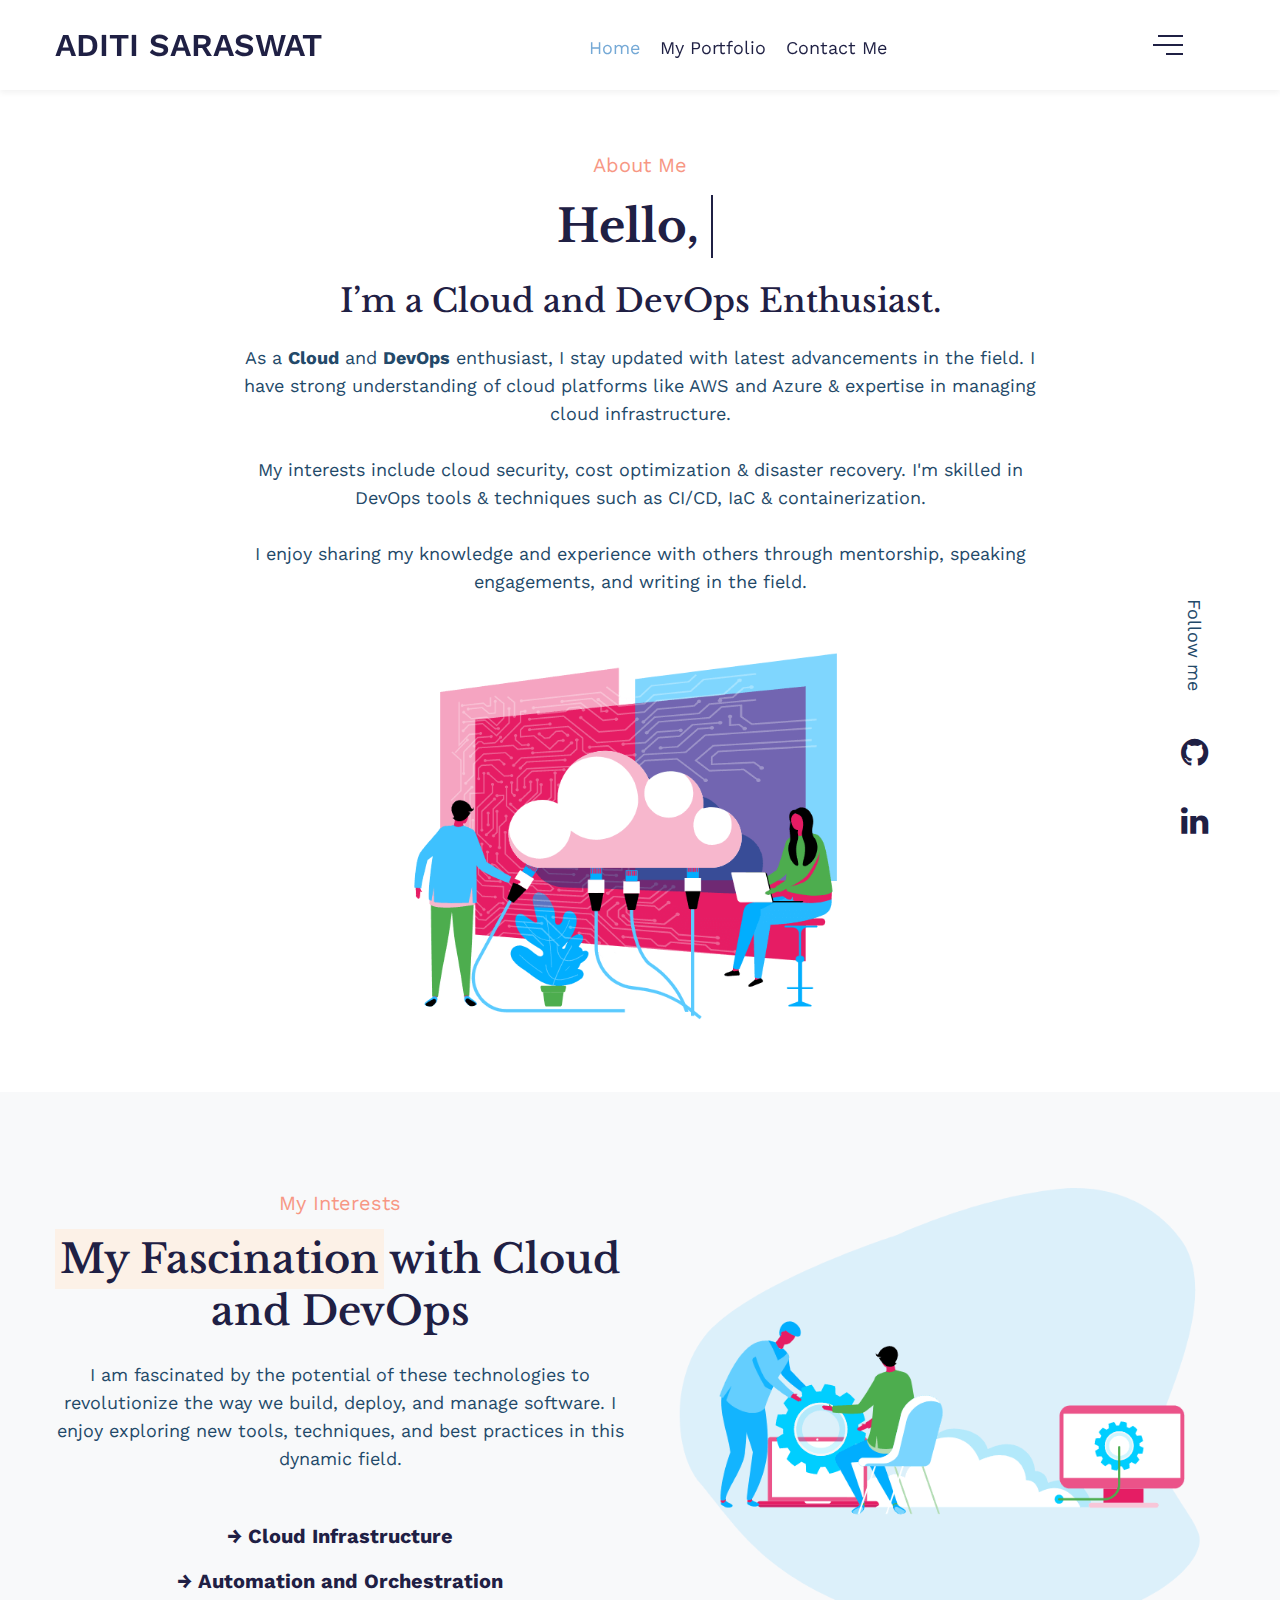
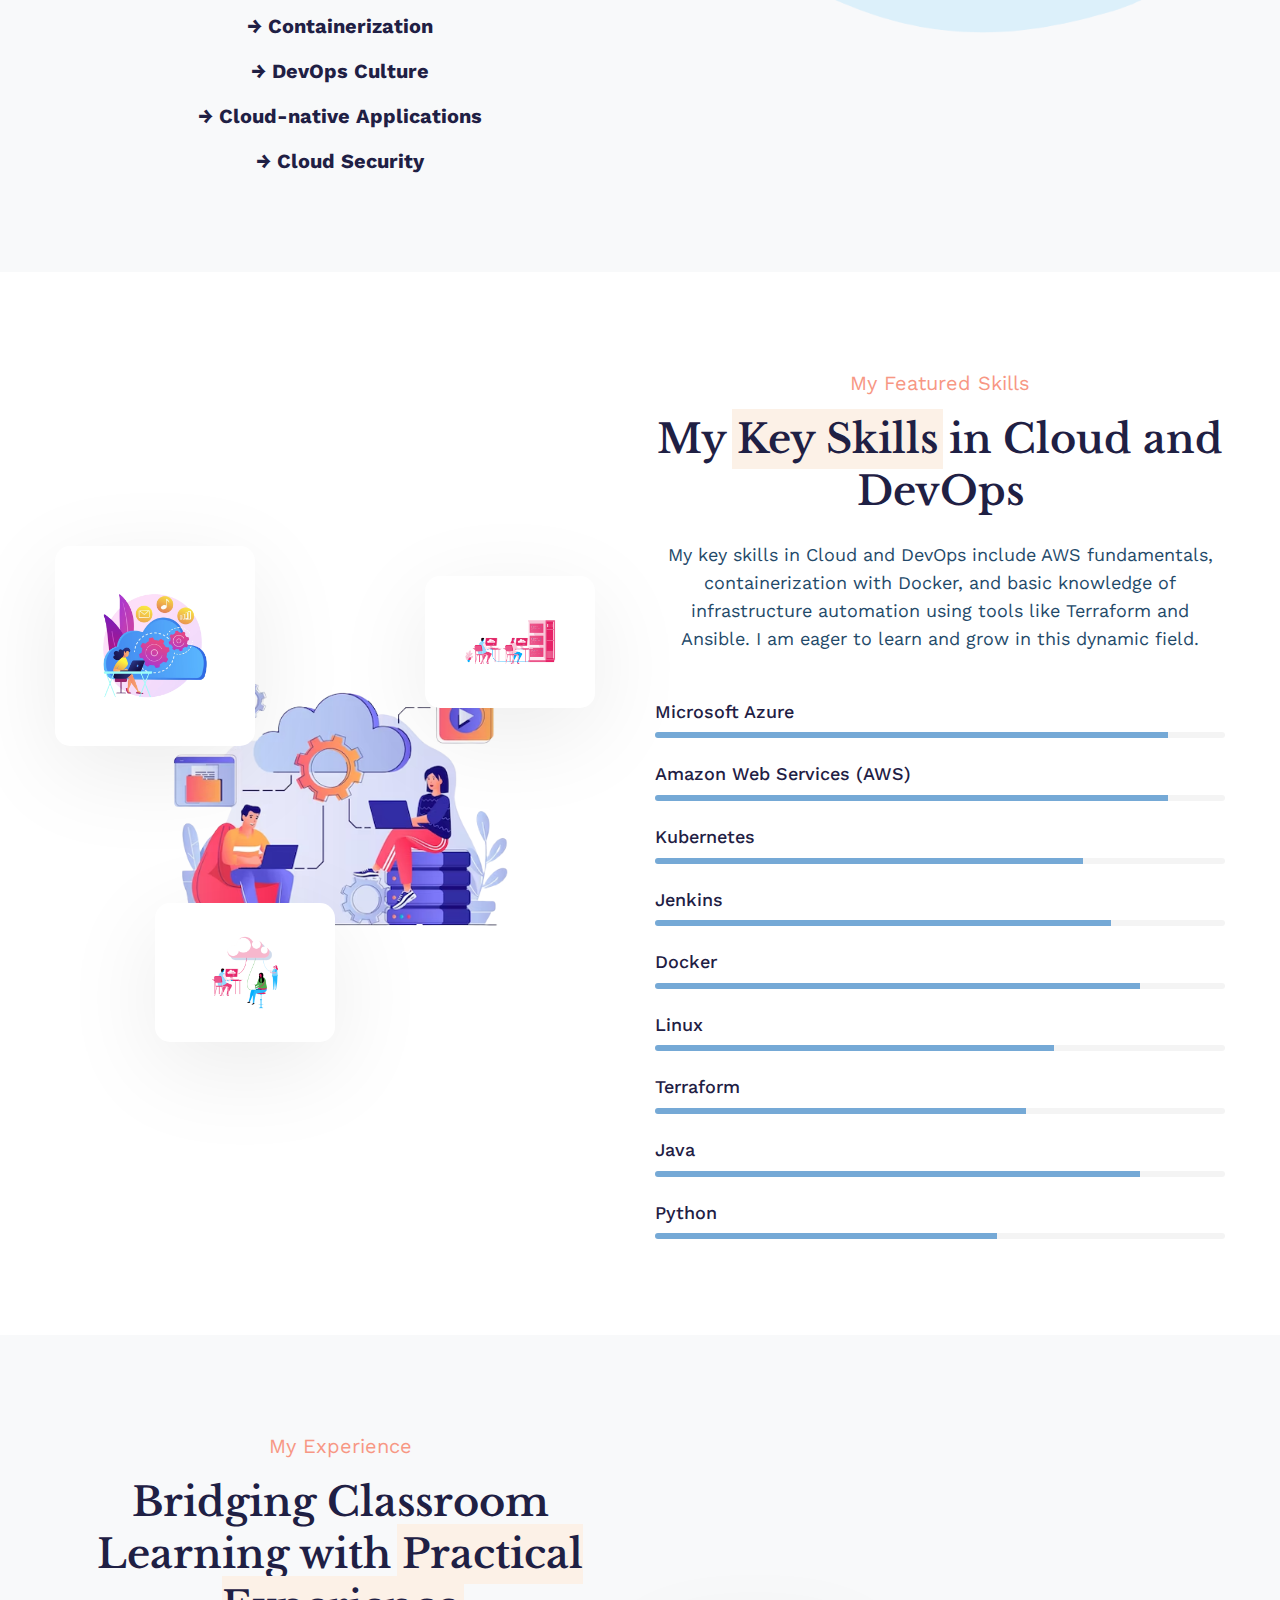
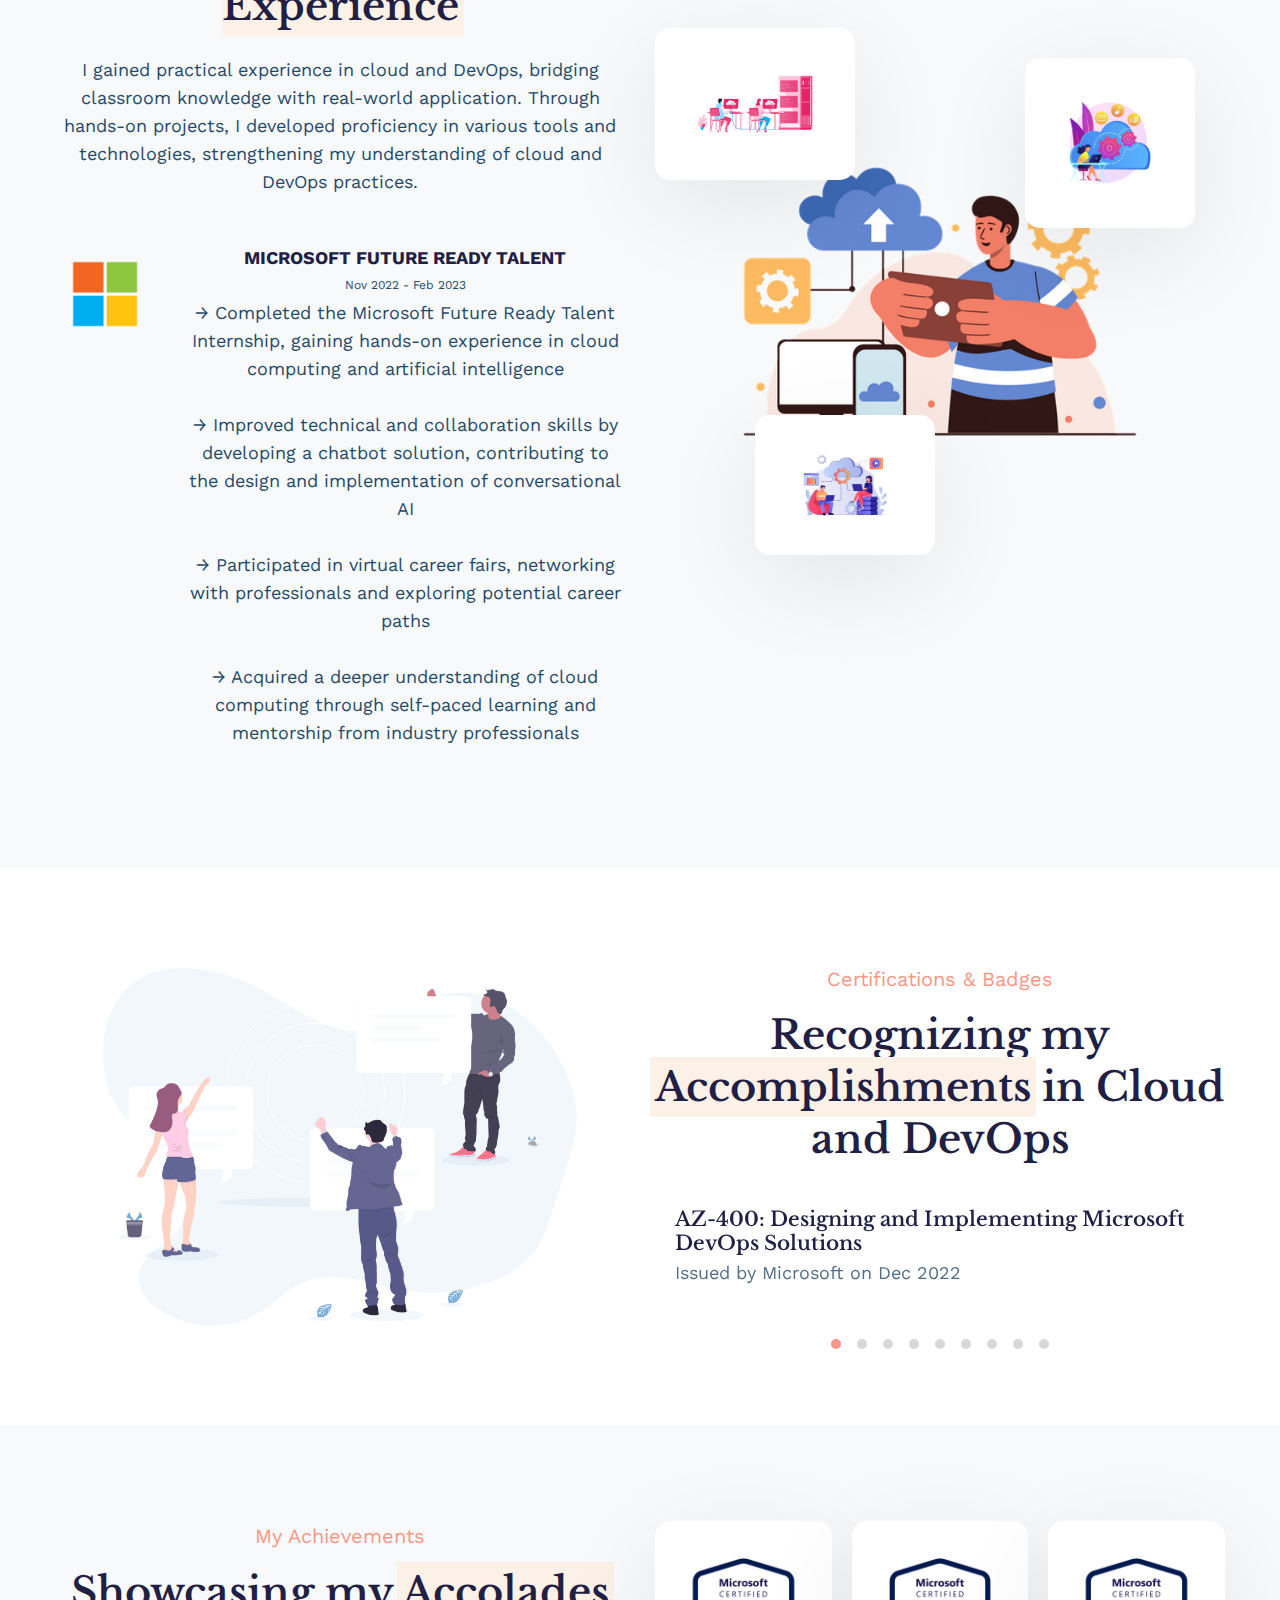
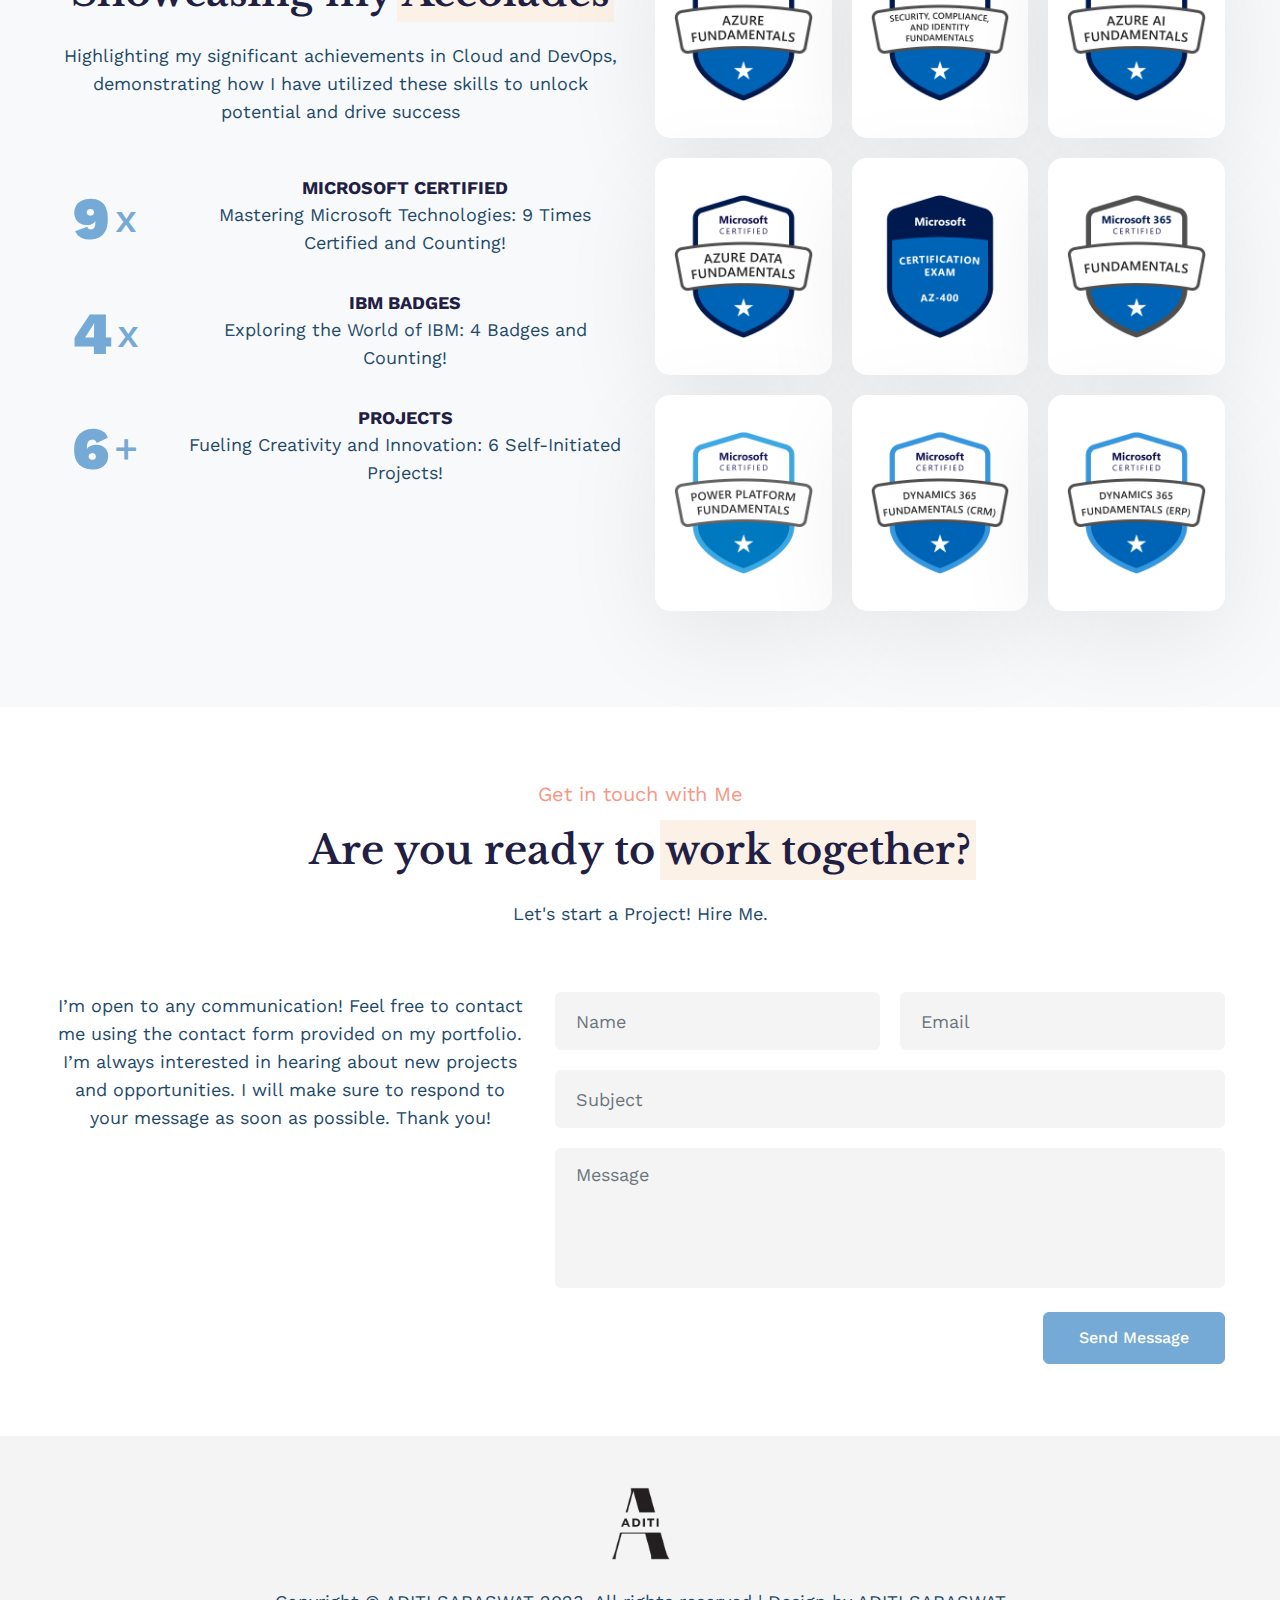
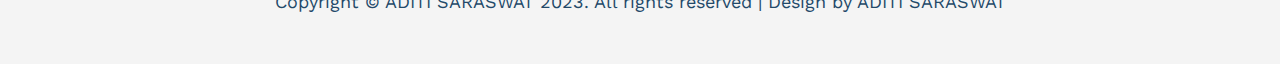
<file: index.html>
<!doctype html>
<html lang="en">
  <head>
    <!-- Required meta tags -->
    <meta charset="utf-8">
    <meta name="viewport" content="width=device-width, initial-scale=1, shrink-to-fit=no">

    <title>Portfolio - ADITI SARASWAT</title>

    <link rel="icon" type="image/x-icon" href="/assets/images/favicon.ico">
    <!-- Google fonts -->
    <link href="//fonts.googleapis.com/css2?family=Work+Sans:wght@300;400;500&display=swap" rel="stylesheet">
    <link href="//fonts.googleapis.com/css2?family=Libre+Baskerville:wght@400;700&display=swap" rel="stylesheet">

    <!-- Template CSS -->
    <link rel="stylesheet" href="assets/css/style-starter.css">
  </head>
  <body>
<!--header-->
<header id="site-header" class="fixed-top">
  <div class="container">
    <nav class="navbar navbar-expand-lg navbar-light stroke">
      <a class="navbar-brand" href="index.html">
        <span>ADITI SARASWAT</span>
      </a>
      <!-- if logo is image enable this -->
        <!-- <a class="navbar-brand" href="#index.html">
            <img src="./assets/images/logo.png" alt="Your logo" title="ADITI SARASWAT" style="height:100px;" />
        </a>  -->
      <button class="navbar-toggler collapsed" type="button" data-toggle="collapse" data-target="#navbarNav"
        aria-controls="navbarNav" aria-expanded="false" aria-label="Toggle navigation">
        <span class="fa icon-expand fa-bars"></span>
        <span class="fa icon-close fa-times"></span>
      </button>

      <div class="collapse navbar-collapse" id="navbarNav">
        <ul class="navbar-nav ml-auto">
          <li class="nav-item active">
            <a class="nav-link" href="index.html">Home </a>
          </li>
          <li class="nav-item @@portfolio__active">
            <a class="nav-link" href="portfolio.html">My Portfolio</a>
          </li>
          <li class="nav-item @@c__active">
            <a class="nav-link" href="contact.html">Contact Me</a>
          </li>
        </ul>
      </div>

      <div class="collapse navbar-collapse" id="navbarTogglerDemo02">
        <div class="popup ml-auto">
          <a href="#menu" class="domain" data-toggle="modal" data-target="#DomainModal">
            <div class="hamburger">
              <span class="top-bar"></span>
              <span class="middle-bar"></span>
              <span class="bottom-bar"></span>
            </div>
          </a>
        </div>
      </div>

      <!-- toggle switch for light and dark theme -->
      <div class="mobile-position ml-lg-2">
        <nav class="navigation">
          <div class="theme-switch-wrapper">
            <label class="theme-switch" for="checkbox">
              <input type="checkbox" id="checkbox">
              <div class="mode-container">
                <i class="gg-sun"></i>
                <i class="gg-moon"></i>
              </div>
            </label>
          </div>
        </nav>
      </div>
      <!-- //toggle switch for light and dark theme -->
    </nav>
  </div>
</header>
<!--/header-->
<div class="header-gap">

</div>


<!-- Domain Modal -->
<div class="modal right fade" id="DomainModal" tabindex="-1" role="dialog" aria-labelledby="DomainModalLabel2">
  <div class="modal-dialog" role="document">
    <div class="modal-content">

      <button type="button" class="close" data-dismiss="modal" aria-label="Close"><span
          aria-hidden="true">&times;</span></button>

      <div class="modal-body">
        <div class="modal__content">
          <a class="navbar-brand"> <span>ADITI SARASWAT</span></a>
          <!-- if logo is image enable this   
            <h2 class="logo">
              <img src="image-path" alt="Your logo" title="Your logo" style="height:35px;" />
            </h2> -->
          <p class="mt-md-3 mt-2">Transforming ideas into reality! Let's collaborate and bring your projects to life. Contact me to discuss!
          </p>

          <img src="assets/images/banner.png" alt="nooo" class="img-fluid mt-5">

          <div class="widget-social-icons mt-sm-5 mt-4">
            <ul class="icon-rounded address hover-eff">
              <li class="mt-2 border border-primary d-flex justify-content-center">
                <p><a href="contact.html">Contact Me</a></p>
              </li>
            </ul>
          </div>
          <div class="widget-social-icons mt-sm-5 mt-4">
            <ul class="follow-social d-flex justify-content-center">
              <li class="pr-3"><a href="https://github.com/itsAditiSaraswat" target="b
                "><span class="fa fa-github"></span></a></li>
              <li class="pl-3"><a href="https://www.linkedin.com/in/aditisaraswat/" target="_blank"><span class="fa fa-linkedin"></span></a></li>
            </ul>
          </div>


        </div>
      </div>
    </div>
    <!-- //modal-content -->
  </div>
  <!-- //modal-dialog -->
</div>
<!-- //Domain modal -->
<!-- banner section -->
<section id="home" class="w3l-banner pb-5">
    <div class="container pb-md-3">
        <div class="banner-wrapper text-center">
            <div class="">
                <span class="text">About Me</span>
                <h1 class="mb-4 title">Hello, <span class="type-js"><span class="text-js">I’m ADITI</span></span><br>
                </h1>
                <h2 class="mb-4">I’m a Cloud and DevOps Enthusiast.</h2>
                <p class="mx-lg-5">As a <strong>Cloud</strong> and <strong>DevOps</strong> enthusiast, I stay updated with latest advancements in the field. I have strong understanding of cloud platforms like AWS and Azure & expertise in managing cloud infrastructure.<br><br>

                  My interests include cloud security, cost optimization & disaster recovery. I'm skilled in DevOps tools & techniques such as CI/CD, IaC & containerization.<br><br>
                  
                I enjoy sharing my knowledge and experience with others through mentorship, speaking engagements, and writing in the field.
                </p>
            </div>
            <div class="row">
              <div class="col-lg-8 mx-lg-auto col-md-10">
                <img src="assets/images/banner.png" alt="" class="img-fluid mt-lg-5 mt-3">
              </div>
            </div>
            <ul class="follow-social">
                <li><p>Follow me </p></li>
                <li><a href="https://github.com/itsAditiSaraswat" target="_bl
                  "><span class="fa fa-github"></span></a></li>
                <li><a href="https://www.linkedin.com/in/aditisaraswat/" target="_blank"><span class="fa fa-linkedin"></span></a></li>
            </ul>
        </div>
    </div>
</section>
<!-- //banner section -->
<!-- home page about section -->
<section class="w3l-homeblock1" id="about">
    <div class="midd-w3 py-5">
        <div class="container py-lg-5 py-md-3">
            <div class="row">
                <div class="col-lg-6">
                    <span class="text">My Interests</span>
                    <h3 class="title-big"><span>My Fascination</span> with Cloud and DevOps</h3>
                    <p class="mt-4">I am fascinated by the potential of these technologies to revolutionize the way we build, deploy, and manage software. I enjoy exploring new tools, techniques, and best practices in this dynamic field.</p>
                    <ul class="service-list mt-md-5 mt-4">
                        <li class="service-link"><span>&rarr; Cloud Infrastructure</span></li>
                        <li class="service-link"><span>&rarr; Automation and Orchestration</span></li>
                        <li class="service-link"><span>&rarr; Containerization</span></li>
                        <li class="service-link"><span>&rarr; DevOps Culture</span></li>
                        <li class="service-link"><span>&rarr; Cloud-native Applications</span></li>
                        <li class="service-link"><span>&rarr; Cloud Security</span></li>
                    </ul>
                </div>
                <div class="col-lg-6 mt-lg-0 mt-5">
                    <div class="position-relative">
                        <img src="assets/images/interests.png" alt="My Interests" class="radius-image img-fluid">
                    </div>
                </div>
            </div>
        </div>
    </div>
</section>
<!-- //home page about section -->

<!-- home page about section -->
<section class="w3l-homeblock2" id="skills">
    <div class="midd-w3 py-5">
        <div class="container py-lg-5 py-md-3">
            <div class="row">
                <div class="col-lg-6 align-self">
                    <div class="position-relative px-lg-5 mx-lg-0 mx-md-5 image-padding">
                        <img src="assets/images/c4.png" alt="" class="radius-image img-fluid">
                        <div class="position-absolute-images">
                            <img src="assets/images/c3.png" class="img-fluid pos-img" alt="" />
                            <img src="assets/images/c2.png" class="img-fluid pos-img1" alt="" />
                            <img src="assets/images/c1.png" class="img-fluid pos-img2" alt="" />
                        </div>
                    </div>
                </div>
                <div class="col-lg-6 mt-lg-0 mt-md-5 mt-4">
                    <span class="text">My Featured Skills</span>
                    <h3 class="title-big">My <span>Key Skills</span>
                      in Cloud and DevOps</h3>
                    <p class="mt-4">My key skills in Cloud and DevOps include AWS fundamentals, containerization with Docker, and basic knowledge of infrastructure automation using tools like Terraform and Ansible. I am eager to learn and grow in this dynamic field.</p>
                    <div class="skills-bars mt-5">
                        <div class="progress-info">
                            <h6 class="progress-tittle">
                              Microsoft Azure</h6>
                            <div class="progress">
                                <div class="progress-bar progress-bar-striped" role="progressbar" style="width: 90%" aria-valuenow="80" aria-valuemin="0" aria-valuemax="100">
                                </div>
                            </div>
                        </div>
                        <div class="progress-info">
                            <h6 class="progress-tittle">
                              Amazon Web Services (AWS)
                            </h6>
                            <div class="progress">
                                <div class="progress-bar progress-bar-striped" role="progressbar" style="width: 90%" aria-valuenow="95" aria-valuemin="0" aria-valuemax="100">
                                </div>
                            </div>
                        </div>
                        <div class="progress-info">
                            <h6 class="progress-tittle">
                              Kubernetes</h6>
                            <div class="progress">
                                <div class="progress-bar progress-bar-striped" role="progressbar" style="width: 75%" aria-valuenow="55" aria-valuemin="0" aria-valuemax="100">
                                </div>
                            </div>
                        </div>
                        <div class="progress-info">
                            <h6 class="progress-tittle">
                              Jenkins</h6>
                            <div class="progress">
                                <div class="progress-bar progress-bar-striped" role="progressbar" style="width: 80%" aria-valuenow="80" aria-valuemin="0" aria-valuemax="100">
                                </div>
                            </div>
                        </div>
                        <div class="progress-info">
                          <h6 class="progress-tittle">
                            Docker</h6>
                          <div class="progress">
                              <div class="progress-bar progress-bar-striped" role="progressbar" style="width: 85%" aria-valuenow="80" aria-valuemin="0" aria-valuemax="100">
                              </div>
                          </div>
                      </div>
                      <div class="progress-info">
                        <h6 class="progress-tittle">
                          Linux</h6>
                        <div class="progress">
                            <div class="progress-bar progress-bar-striped" role="progressbar" style="width: 70%" aria-valuenow="80" aria-valuemin="0" aria-valuemax="100">
                            </div>
                        </div>
                    </div>
                    <div class="progress-info">
                      <h6 class="progress-tittle">
                        Terraform</h6>
                      <div class="progress">
                          <div class="progress-bar progress-bar-striped" role="progressbar" style="width: 65%" aria-valuenow="80" aria-valuemin="0" aria-valuemax="100">
                          </div>
                      </div>
                  </div>
                      <div class="progress-info">
                        <h6 class="progress-tittle">
                          Java</h6>
                        <div class="progress">
                            <div class="progress-bar progress-bar-striped" role="progressbar" style="width: 85%" aria-valuenow="80" aria-valuemin="0" aria-valuemax="100">
                            </div>
                        </div>
                    </div>
                    <div class="progress-info mb-0">
                      <h6 class="progress-tittle">
                        Python</h6>
                      <div class="progress">
                          <div class="progress-bar progress-bar-striped" role="progressbar" style="width: 60%" aria-valuenow="80" aria-valuemin="0" aria-valuemax="100">
                          </div>
                      </div>
                  </div>
                    </div>
                </div>
            </div>
        </div>
    </div>
</section>
<!-- //home page about section -->

<!-- home page about section -->
<section class="w3l-homeblock3" id="awards">
    <div class="midd-w3 py-5">
        <div class="container py-lg-5 py-md-3">
            <div class="row">
                <div class="col-lg-6">
                    <span class="text">My Experience </span>
                    <h3 class="title-big">Bridging Classroom Learning with <span>Practical Experience</span></h3>
                    <p class="mt-4">I gained practical experience in cloud and DevOps, bridging classroom knowledge with real-world application. Through hands-on projects, I developed proficiency in various tools and technologies, strengthening my understanding of cloud and DevOps practices.</p>
                    <div class="reward-list mt-5">
                        <div class="reward-item">
                            <div class="reward-item-photo"><img src="assets/images/microsoft-logo.png" alt="Microsoft" class="img-fluid"></div>
                            <div class="reward-item-detail">
                                <span class="reward-item-title">Microsoft Future Ready Talent</span>
                                <p style="font-size: 12px;">Nov 2022 - Feb 2023</p>
                                <p class="reward-item-descr">&rarr; Completed the Microsoft Future Ready Talent Internship, gaining hands-on experience in cloud computing and artificial intelligence<br><br>
                                  &rarr; Improved technical and collaboration skills by developing a chatbot solution, contributing to the design and implementation of conversational AI<br><br>
                                  &rarr; Participated in virtual career fairs, networking with professionals and exploring potential career paths<br><br>
                                  &rarr; Acquired a deeper understanding of cloud computing through self-paced learning and mentorship from industry professionals</p>
                            </div>
                        </div>
                    </div>
                </div>
                <div class="col-lg-6 align-self mt-lg-0 mt-md-5 mt-4">
                    <div class="position-relative px-lg-5 mx-lg-0 mx-md-5 image-padding">
                        <img src="assets/images/c5.png" alt="" class="radius-image img-fluid">
                        <div class="position-absolute-images">
                            <img src="assets/images/c2.png" class="img-fluid pos-img" alt="" />
                            <img src="assets/images/c3.png" class="img-fluid pos-img1" alt="" />
                            <img src="assets/images/c4.png" class="img-fluid pos-img2" alt="" />
                        </div>
                    </div>
                </div>
            </div>
        </div>
    </div>
</section>
<!-- //home page about section -->

<!-- home page about section -->
<section class="w3l-clients" id="skills">
    <div class="midd-w3 py-5">
        <div class="container py-lg-5 py-md-3">
            <div class="row">
                <div class="col-lg-6 align-self">
                    <div class="position-relative px-lg-5">
                        <img src="assets/images/clients.png" alt="" class="radius-image img-fluid">
                    </div>
                </div>
                <div class="col-lg-6 mt-lg-0 mt-5">
                    <span class="text">Certifications & Badges</span>
                    <h3 class="title-big">Recognizing my <span>Accomplishments</span>  in Cloud and DevOps</h3>
                    <div id="owl-demo1" class="owl-carousel owl-theme mt-4 py-2 mb-4">
                      <!-- Item-1 -->
                        <div class="item">
                            <div class="testimonial-content">
                                <div class="testimonial">
                                    <div class="cert-container">
                                      <div class="testi-des">
                                        <div class="peopl align-self">
                                          <h3>AZ-400: Designing and Implementing Microsoft DevOps Solutions</h3>
                                          <p class="indentity">Issued by Microsoft on Dec 2022</p>
                                        </div>
                                      </div>                                  
                                      <div data-iframe-width="270" data-iframe-height="270" data-share-badge-id="8cd5aa00-ae1c-45ae-a296-114cccfd8b2c" data-share-badge-host="https://www.credly.com"></div><script type="text/javascript" async src="//cdn.credly.com/assets/utilities/embed.js"></script>
                                    </div>   
                                </div>
                            </div>
                        </div>
                        <!-- Item-2 -->
                        <div class="item">
                          <div class="testimonial-content">
                              <div class="testimonial">
                                  <div class="cert-container">
                                    <div class="testi-des">
                                      <div class="peopl align-self">
                                        <h3>Microsoft Certified: Azure Fundamentals (AZ-900)</h3>
                                        <p class="indentity">Issued by Microsoft on Nov 2022</p>
                                      </div>
                                    </div>                                  
                                    <div data-iframe-width="270" data-iframe-height="270" data-share-badge-id="262f3a78-c7ef-49f7-85d6-58f60d19bf22" data-share-badge-host="https://www.credly.com"></div><script type="text/javascript" async src="//cdn.credly.com/assets/utilities/embed.js"></script>
                                  </div>   
                              </div>
                          </div>
                      </div>
                      <!-- Item-3 -->
                      <div class="item">
                        <div class="testimonial-content">
                            <div class="testimonial">
                                <div class="cert-container">
                                  <div class="testi-des">
                                    <div class="peopl align-self">
                                      <h3>Microsoft Certified: Security, Compliance, and Identity Fundamentals (SC-900)</h3>
                                      <p class="indentity">Issued by Microsoft on Nov 2022</p>
                                    </div>
                                  </div>                                  
                                  <div data-iframe-width="270" data-iframe-height="270" data-share-badge-id="b3f2f42b-d91a-4cc8-817c-ba7b36b677f1" data-share-badge-host="https://www.credly.com"></div><script type="text/javascript" async src="//cdn.credly.com/assets/utilities/embed.js"></script>
                                </div>   
                            </div>
                        </div>
                    </div>
                    <!-- Item-4 -->
                    <div class="item">
                      <div class="testimonial-content">
                          <div class="testimonial">
                              <div class="cert-container">
                                <div class="testi-des">
                                  <div class="peopl align-self">
                                    <h3>Microsoft Certified: Azure AI Fundamentals (AI-900)</h3>
                                    <p class="indentity">Issued by Microsoft on Nov 2022</p>
                                  </div>
                                </div>                                  
                                <div data-iframe-width="270" data-iframe-height="270" data-share-badge-id="ee72a106-caa5-41d5-aece-31a96eed9159" data-share-badge-host="https://www.credly.com"></div><script type="text/javascript" async src="//cdn.credly.com/assets/utilities/embed.js"></script>
                              </div>   
                          </div>
                      </div>
                  </div>
                  <!-- Item-5 -->
                  <div class="item">
                    <div class="testimonial-content">
                        <div class="testimonial">
                            <div class="cert-container">
                              <div class="testi-des">
                                <div class="peopl align-self">
                                  <h3>Microsoft Certified: Azure Data Fundamentals (DP-900)</h3>
                                  <p class="indentity">Issued by Microsoft on Nov 2022</p>
                                </div>
                              </div>                                  
                              <div data-iframe-width="270" data-iframe-height="270" data-share-badge-id="1bc0546b-7fca-4733-930e-d8e626622031" data-share-badge-host="https://www.credly.com"></div><script type="text/javascript" async src="//cdn.credly.com/assets/utilities/embed.js"></script>
                            </div>   
                        </div>
                    </div>
                </div>
                <!-- Item-6 -->
                <div class="item">
                  <div class="testimonial-content">
                      <div class="testimonial">
                          <div class="cert-container">
                            <div class="testi-des">
                              <div class="peopl align-self">
                                <h3>Docker Essentials: A Developer Introduction</h3>
                                <p class="indentity">Issued by IBM on Jan 2023</p>
                              </div>
                            </div>                                  
                            <div data-iframe-width="270" data-iframe-height="270" data-share-badge-id="eef2b6d6-d952-4aae-ba0d-e0b9d89ce816" data-share-badge-host="https://www.credly.com"></div><script type="text/javascript" async src="//cdn.credly.com/assets/utilities/embed.js"></script>
                          </div>   
                      </div>
                  </div>
              </div>
              <!-- Item-7 -->
              <div class="item">
                <div class="testimonial-content">
                    <div class="testimonial">
                        <div class="cert-container">
                          <div class="testi-des">
                            <div class="peopl align-self">
                              <h3>Containers & Kubernetes Essentials</h3>
                              <p class="indentity">Issued by IBM on Jan 2023</p>
                            </div>
                          </div>                                  
                          <div data-iframe-width="270" data-iframe-height="270" data-share-badge-id="f09115ea-b841-4ca2-b172-7e65dbe6c2c1" data-share-badge-host="https://www.credly.com"></div><script type="text/javascript" async src="//cdn.credly.com/assets/utilities/embed.js"></script>
                        </div>   
                    </div>
                </div>
            </div>
            <!-- Item-8 -->
            <div class="item">
              <div class="testimonial-content">
                  <div class="testimonial">
                      <div class="cert-container">
                        <div class="testi-des">
                          <div class="peopl align-self">
                            <h3>Cloud Core</h3>
                            <p class="indentity">Issued by IBM on Jan 2023</p>
                          </div>
                        </div>                                  
                        <div data-iframe-width="270" data-iframe-height="270" data-share-badge-id="da212355-dd31-44b8-a446-c9a3236d10e9" data-share-badge-host="https://www.credly.com"></div><script type="text/javascript" async src="//cdn.credly.com/assets/utilities/embed.js"></script>
                      </div>   
                  </div>
              </div>
          </div>
          <!-- Item-9 -->
          <div class="item">
            <div class="testimonial-content">
                <div class="testimonial">
                    <div class="cert-container">
                      <div class="testi-des">
                        <div class="peopl align-self">
                          <h3>Building Cloud-Native and Multicloud Applications</h3>
                          <p class="indentity">Issued by IBM on Feb 2023</p>
                        </div>
                      </div>                                  
                      <div data-iframe-width="270" data-iframe-height="270" data-share-badge-id="81cd5b84-3f78-4991-b5d6-87506b0e7e97" data-share-badge-host="https://www.credly.com"></div><script type="text/javascript" async src="//cdn.credly.com/assets/utilities/embed.js"></script>
                    </div>   
                </div>
            </div>
        </div>
                    </div>
                </div>
            </div>
        </div>
    </div>
</section>
<!-- //home page about section -->

<!-- home page about section -->
<section class="w3l-homeblock3" id="clients">
    <div class="midd-w3 py-5">
        <div class="container py-lg-5 py-md-3">
            <div class="row">
                <div class="col-lg-6">
                    <span class="text">My Achievements </span>
                    <h3 class="title-big">Showcasing my 
                        <span>Accolades</span></h3>
                    <p class="mt-4">Highlighting my significant achievements in Cloud and DevOps, demonstrating how I have utilized these skills to unlock potential and drive success</p>
                    <div class="reward-list mt-5">
                        <div class="reward-item">
                            <div class="reward-item-photo">9 <span>x</span>
                            </div>
                            <div class="reward-item-detail">
                                <span class="reward-item-title">Microsoft Certified</span>
                                <p class="reward-item-descr">Mastering Microsoft Technologies: 9 Times Certified and Counting!</p>
                            </div>
                        </div>
                        <div class="reward-item">
                            <div class="reward-item-photo">4 <span>x</span>
                            </div>
                            <div class="reward-item-detail">
                                <span class="reward-item-title">IBM Badges</span>
                                <p class="reward-item-descr">Exploring the World of IBM: 4 Badges and Counting!</p>
                            </div>
                        </div>
                        <div class="reward-item">
                            <div class="reward-item-photo">6 <span>+</span>
                            </div>
                            <div class="reward-item-detail">
                                <span class="reward-item-title">Projects</span>
                                <p class="reward-item-descr">Fueling Creativity and Innovation: 6 Self-Initiated Projects!</p>
                            </div>
                        </div>
                    </div>
                </div>
                <div class="col-lg-6 align-self text-center mt-lg-0 mt-md-5 mt-4">
                    <div class="images">
                        <img src="assets/images/1.png" class="img-fluid" alt="" />
                        <img src="assets/images/2.png" class="img-fluid" alt="" />
                        <img src="assets/images/3.png" class="img-fluid" alt="" />
                        <img src="assets/images/4.png" class="img-fluid" alt="" />
                        <img src="assets/images/5.png" class="img-fluid" alt="" />
                        <img src="assets/images/6.png" class="img-fluid" alt="" />
                        <img src="assets/images/7.png" class="img-fluid" alt="" />
                        <img src="assets/images/8.png" class="img-fluid" alt="" />
                        <img src="assets/images/9.png" class="img-fluid" alt="" />
                    </div>
                </div>
            </div>
        </div>
    </div>
</section>
<!-- //home page about section -->

<!-- home page contact section -->
<section class="w3l-contactblock" id="contact">
    <div class="midd-w3 py-5">
        <div class="container py-lg-4 py-md-3">
            <div class="contact-heading text-center">
                <span class="text">Get in touch with Me </span>
                <h3 class="title-big">Are you ready to <span>work together?</span></h3>
                <p class="mt-4">Let's start a Project! Hire Me.</p>
            </div>
            <div class="row mt-md-5 mt-4 pt-lg-3">
                <div class="col-lg-5">
                    <p>I’m open to any communication! Feel free to contact me using the contact form provided on my portfolio. I’m always interested in hearing about new projects and opportunities. I will make sure to respond to your message as soon as possible. Thank you!
                    </p>
                </div>
                <div class="col-lg-7 mt-lg-0 mt-md-5 mt-4">
                  <form action="https://formcarry.com/s/n9L1efTy5E" method="POST" accept-charset="UTF-8">
                        <div class="twice-two">
                            <input type="text" class="form-control" name="name" id="w3lName" placeholder="Name"
                                required="">
                            <input type="email" class="form-control" name="email" id="w3lSender" placeholder="Email"
                                required="">
                        </div>
                        <div class="twice">
                            <input type="text" class="form-control" name="subject" id="w3lSubject"
                                placeholder="Subject" required="">
                        </div>
                        <textarea name="Message" class="form-control" id="w3lMessage" placeholder="Message"
                            required=""></textarea>
                          <input type="hidden" name="_gotcha"><!-- use this to prevent spam -->
                        <div class="text-right">
                            <button type="submit" class="btn btn-secondary btn-style mt-4">Send Message</button>
                        </div>
                    </form>
                </div>
            </div>
        </div>
    </div>
</section>
<!-- //home page contact section -->
<div class="copyright py-sm-5 py-4 text-center">
  <div class="container">
      <img src="./assets/images/logo.png" alt="logo" style="height:80px;" class="mb-4" />
    <p class="copy-footer-29">Copyright © ADITI SARASWAT 2023. All rights reserved | Design by ADITI SARASWAT</p>
  </div>
</div>
<!-- move top -->
<button onclick="topFunction()" id="movetop" title="Go to top">
  <span class="fa fa-angle-up"></span>
</button>
<script>
  // When the user scrolls down 20px from the top of the document, show the button
  window.onscroll = function () {
    scrollFunction()
  };

  function scrollFunction() {
    if (document.body.scrollTop > 20 || document.documentElement.scrollTop > 20) {
      document.getElementById("movetop").style.display = "block";
    } else {
      document.getElementById("movetop").style.display = "none";
    }
  }

  // When the user clicks on the button, scroll to the top of the document
  function topFunction() {
    document.body.scrollTop = 0;
    document.documentElement.scrollTop = 0;
  }
</script>
<!-- /move top -->

<!-- jQuery and Bootstrap JS -->
<script src="assets/js/jquery-3.3.1.min.js"></script>

<script src="assets/js/theme-change.js"></script><!-- theme switch js (light and dark)-->


<!-- owlcarousel -->
<script src="assets/js/owl.carousel.js"></script>

<!-- script for tesimonials carousel slider -->
<script>
  $(document).ready(function () {
    $("#owl-demo1").owlCarousel({
      loop: true,
      nav: false,
      responsiveClass: true,
      responsive: {
        0: {
          items: 1,
          nav: false
        },
        736: {
          items: 1,
          nav: false
        }
      }
    })
  })
</script>
<!-- //script for tesimonials carousel slider -->

<!-- script for portfolio slider -->
<script>
  $(document).ready(function () {
    $("#owl-portfolio").owlCarousel({
      loop: true,
      margin: 20,
      nav: false,
      responsiveClass: true,
      responsive: {
        0: {
          items: 1,
          nav: false
        },
        568: {
          items: 2,
          nav: false
        },
        1080: {
          items: 3,
          nav: false
        }
      }
    })
  })
</script>
<!-- //script for portfolio slider -->

<!-- script for featured posts blog slider -->
<script>
  $(document).ready(function () {
    $('.owl-testimonial').owlCarousel({
      loop: true,
      margin: 0,
      nav: true,
      responsiveClass: true,
      autoplay: false,
      autoplayTimeout: 5000,
      autoplaySpeed: 1000,
      autoplayHoverPause: false,
      responsive: {
        0: {
          items: 1,
          nav: false
        },
        480: {
          items: 1,
          nav: false
        },
        667: {
          items: 1,
          nav: false
        },
        1000: {
          items: 1,
          nav: false
        }
      }
    })
  })
</script>
<!-- //script for featured posts blog slider -->

<!-- script for banner typing text -->
<script>
  function autoType(elementClass, typingSpeed) {
    var thhis = $(elementClass);
    thhis.css({
      "position": "relative",
      "display": "inline-block"
    });
    thhis.prepend('<div class="cursor" style="right: initial; left:0;"></div>');
    thhis = thhis.find(".text-js");
    var text = thhis.text().trim().split('');
    var amntOfChars = text.length;
    var newString = "";
    thhis.text("|");
    setTimeout(function () {
      thhis.css("opacity", 1);
      thhis.prev().removeAttr("style");
      thhis.text("");
      for (var i = 0; i < amntOfChars; i++) {
        (function (i, char) {
          setTimeout(function () {
            newString += char;
            thhis.text(newString);
          }, i * typingSpeed);
        })(i + 1, text[i]);
      }
    }, 1500);
  }

  $(document).ready(function () {
    // Now to start autoTyping just call the autoType function with the 
    // class of outer div
    // The second paramter is the speed between each letter is typed.   
    autoType(".type-js", 200);
  });
</script>
<!-- //script for banner typing text -->


<!-- disable body scroll which navbar is in active -->
<script>
  $(function () {
    $('.navbar-toggler').click(function () {
      $('body').toggleClass('noscroll');
    })
  });
</script>
<!-- disable body scroll which navbar is in active -->

<!-- MENU-JS -->
<script>
  $(window).on("scroll", function () {
    var scroll = $(window).scrollTop();

    if (scroll >= 80) {
      $("#site-header").addClass("nav-fixed");
    } else {
      $("#site-header").removeClass("nav-fixed");
    }
  });

  //Main navigation Active Class Add Remove
  $(".navbar-toggler").on("click", function () {
    $("header").toggleClass("active");
  });
  $(document).on("ready", function () {
    if ($(window).width() > 991) {
      $("header").removeClass("active");
    }
    $(window).on("resize", function () {
      if ($(window).width() > 991) {
        $("header").removeClass("active");
      }
    });
  });
</script>
<!-- //MENU-JS -->

<!-- bootstrap -->
<script src="assets/js/bootstrap.min.js"></script>

</body>

</html>
</file>
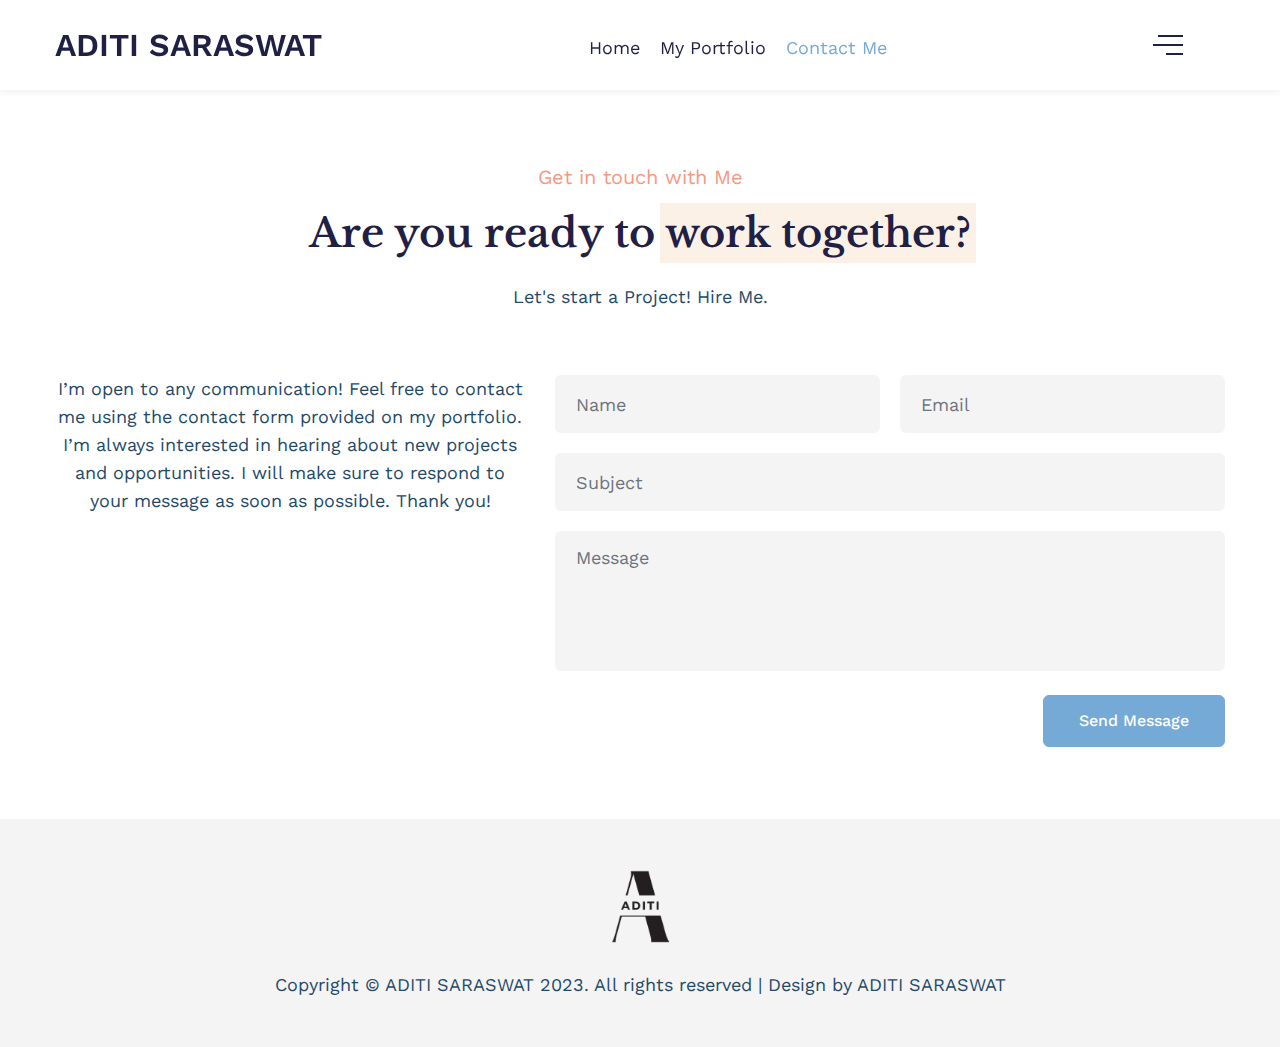
<file: contact.html>
<!doctype html>
<html lang="en">
  <head>
    <!-- Required meta tags -->
    <meta charset="utf-8">
    <meta name="viewport" content="width=device-width, initial-scale=1, shrink-to-fit=no">

    <title>Portfolio - ADITI SARASWAT</title>

    <link rel="icon" type="image/x-icon" href="/assets/images/favicon.ico">
    <!-- Google fonts -->
    <link href="//fonts.googleapis.com/css2?family=Work+Sans:wght@300;400;500&display=swap" rel="stylesheet">
    <link href="//fonts.googleapis.com/css2?family=Libre+Baskerville:wght@400;700&display=swap" rel="stylesheet">

    <!-- Template CSS -->
    <link rel="stylesheet" href="assets/css/style-starter.css">
  </head>
  <body>
<!--header-->
<header id="site-header" class="fixed-top">
  <div class="container">
    <nav class="navbar navbar-expand-lg navbar-light stroke">
      <a class="navbar-brand" href="index.html">
        <span>ADITI SARASWAT</span>
      </a>
      <!-- if logo is image enable this   
        <a class="navbar-brand" href="#index.html">
            <img src="image-path" alt="Your logo" title="Your logo" style="height:35px;" />
        </a> -->
      <button class="navbar-toggler collapsed" type="button" data-toggle="collapse" data-target="#navbarNav"
        aria-controls="navbarNav" aria-expanded="false" aria-label="Toggle navigation">
        <span class="fa icon-expand fa-bars"></span>
        <span class="fa icon-close fa-times"></span>
      </button>

      <div class="collapse navbar-collapse" id="navbarNav">
        <ul class="navbar-nav ml-auto">
          <li class="nav-item @@home__active">
            <a class="nav-link" href="index.html">Home </a>
          </li>
          <li class="nav-item @@portfolio__active">
            <a class="nav-link" href="portfolio.html">My Portfolio</a>
          </li>
          <li class="nav-item active">
            <a class="nav-link" href="contact.html">Contact Me</a>
          </li>
        </ul>
      </div>

      <div class="collapse navbar-collapse" id="navbarTogglerDemo02">
        <div class="popup ml-auto">
          <a href="#menu" class="domain" data-toggle="modal" data-target="#DomainModal">
            <div class="hamburger">
              <span class="top-bar"></span>
              <span class="middle-bar"></span>
              <span class="bottom-bar"></span>
            </div>
          </a>
        </div>
      </div>

      <!-- toggle switch for light and dark theme -->
      <div class="mobile-position ml-lg-2">
        <nav class="navigation">
          <div class="theme-switch-wrapper">
            <label class="theme-switch" for="checkbox">
              <input type="checkbox" id="checkbox">
              <div class="mode-container">
                <i class="gg-sun"></i>
                <i class="gg-moon"></i>
              </div>
            </label>
          </div>
        </nav>
      </div>
      <!-- //toggle switch for light and dark theme -->
    </nav>
  </div>
</header>
<!--/header-->
<div class="header-gap">

</div>


<!-- Domain Modal -->
<div class="modal right fade" id="DomainModal" tabindex="-1" role="dialog" aria-labelledby="DomainModalLabel2">
  <div class="modal-dialog" role="document">
    <div class="modal-content">

      <button type="button" class="close" data-dismiss="modal" aria-label="Close"><span
          aria-hidden="true">&times;</span></button>

      <div class="modal-body">
        <div class="modal__content">
          <a class="navbar-brand"> <span>ADITI SARASWAT</span></a>
          <!-- if logo is image enable this   
            <h2 class="logo">
              <img src="image-path" alt="Your logo" title="Your logo" style="height:35px;" />
            </h2> -->
          <p class="mt-md-3 mt-2">Transforming ideas into reality! Let's collaborate and bring your projects to life. Contact me to discuss!
          </p>

          <img src="assets/images/banner.png" alt="nooo" class="img-fluid mt-5">

          <div class="widget-social-icons mt-sm-5 mt-4">
            <ul class="icon-rounded address hover-eff">
              <li class="mt-2 border border-primary d-flex justify-content-center">
                <p><a href="contact.html">Contact Me</a></p>
              </li>
            </ul>
          </div>
          <div class="widget-social-icons mt-sm-5 mt-4">
            <ul class="follow-social d-flex justify-content-center">
              <li class="pr-3"><a href="https://github.com/itsAditiSaraswat" target="b
                "><span class="fa fa-github"></span></a></li>
              <li class="pl-3"><a href="https://www.linkedin.com/in/aditisaraswat/" target="_blank"><span class="fa fa-linkedin"></span></a></li>
            </ul>
          </div>


        </div>
      </div>
    </div>
    <!-- //modal-content -->
  </div>
  <!-- //modal-dialog -->
</div>
<!-- //Domain modal -->
<!-- home page contact section -->
<section class="w3l-contactblock" id="contact">
    <div class="midd-w3 py-5">
        <div class="container py-lg-4 py-md-3">
            <div class="contact-heading text-center">
                <span class="text">Get in touch with Me </span>
                <h3 class="title-big">Are you ready to <span>work together?</span></h3>
                <p class="mt-4">Let's start a Project! Hire Me.</p>
            </div>
            <div class="row mt-md-5 mt-4 pt-lg-3">
                <div class="col-lg-5">
                    <p>I’m open to any communication! Feel free to contact me using the contact form provided on my portfolio. I’m always interested in hearing about new projects and opportunities. I will make sure to respond to your message as soon as possible. Thank you!
                    </p>
                </div>
                <div class="col-lg-7 mt-lg-0 mt-md-5 mt-4">
                  <form action="https://formcarry.com/s/n9L1efTy5E" method="POST" accept-charset="UTF-8">
                    <div class="twice-two">
                        <input type="text" class="form-control" name="name" id="w3lName" placeholder="Name"
                            required="">
                        <input type="email" class="form-control" name="email" id="w3lSender" placeholder="Email"
                            required="">
                    </div>
                    <div class="twice">
                        <input type="text" class="form-control" name="subject" id="w3lSubject"
                            placeholder="Subject" required="">
                    </div>
                    <textarea name="Message" class="form-control" id="w3lMessage" placeholder="Message"
                        required=""></textarea>
                      <input type="hidden" name="_gotcha"><!-- use this to prevent spam -->
                    <div class="text-right">
                        <button type="submit" class="btn btn-secondary btn-style mt-4">Send Message</button>
                    </div>
                </form>
                </div>
            </div>
        </div>
    </div>
</section>
<!-- //home page contact section -->
<div class="copyright py-sm-5 py-4 text-center">
  <div class="container">
    <img src="./assets/images/logo.png" alt="logo" style="height:80px;" class="mb-4" />
    <p class="copy-footer-29">Copyright © ADITI SARASWAT 2023. All rights reserved | Design by ADITI SARASWAT</p>
  </div>
</div>
<!-- move top -->
<button onclick="topFunction()" id="movetop" title="Go to top">
  <span class="fa fa-angle-up"></span>
</button>
<script>
  // When the user scrolls down 20px from the top of the document, show the button
  window.onscroll = function () {
    scrollFunction()
  };

  function scrollFunction() {
    if (document.body.scrollTop > 20 || document.documentElement.scrollTop > 20) {
      document.getElementById("movetop").style.display = "block";
    } else {
      document.getElementById("movetop").style.display = "none";
    }
  }

  // When the user clicks on the button, scroll to the top of the document
  function topFunction() {
    document.body.scrollTop = 0;
    document.documentElement.scrollTop = 0;
  }
</script>
<!-- /move top -->

<!-- jQuery and Bootstrap JS -->
<script src="assets/js/jquery-3.3.1.min.js"></script>

<script src="assets/js/theme-change.js"></script><!-- theme switch js (light and dark)-->


<!-- owlcarousel -->
<script src="assets/js/owl.carousel.js"></script>

<!-- script for tesimonials carousel slider -->
<script>
  $(document).ready(function () {
    $("#owl-demo1").owlCarousel({
      loop: true,
      nav: false,
      responsiveClass: true,
      responsive: {
        0: {
          items: 1,
          nav: false
        },
        736: {
          items: 1,
          nav: false
        }
      }
    })
  })
</script>
<!-- //script for tesimonials carousel slider -->

<!-- script for portfolio slider -->
<script>
  $(document).ready(function () {
    $("#owl-portfolio").owlCarousel({
      loop: true,
      margin: 20,
      nav: false,
      responsiveClass: true,
      responsive: {
        0: {
          items: 1,
          nav: false
        },
        568: {
          items: 2,
          nav: false
        },
        1080: {
          items: 3,
          nav: false
        }
      }
    })
  })
</script>
<!-- //script for portfolio slider -->

<!-- script for featured posts blog slider -->
<script>
  $(document).ready(function () {
    $('.owl-testimonial').owlCarousel({
      loop: true,
      margin: 0,
      nav: true,
      responsiveClass: true,
      autoplay: false,
      autoplayTimeout: 5000,
      autoplaySpeed: 1000,
      autoplayHoverPause: false,
      responsive: {
        0: {
          items: 1,
          nav: false
        },
        480: {
          items: 1,
          nav: false
        },
        667: {
          items: 1,
          nav: false
        },
        1000: {
          items: 1,
          nav: false
        }
      }
    })
  })
</script>
<!-- //script for featured posts blog slider -->

<!-- script for banner typing text -->
<script>
  function autoType(elementClass, typingSpeed) {
    var thhis = $(elementClass);
    thhis.css({
      "position": "relative",
      "display": "inline-block"
    });
    thhis.prepend('<div class="cursor" style="right: initial; left:0;"></div>');
    thhis = thhis.find(".text-js");
    var text = thhis.text().trim().split('');
    var amntOfChars = text.length;
    var newString = "";
    thhis.text("|");
    setTimeout(function () {
      thhis.css("opacity", 1);
      thhis.prev().removeAttr("style");
      thhis.text("");
      for (var i = 0; i < amntOfChars; i++) {
        (function (i, char) {
          setTimeout(function () {
            newString += char;
            thhis.text(newString);
          }, i * typingSpeed);
        })(i + 1, text[i]);
      }
    }, 1500);
  }

  $(document).ready(function () {
    // Now to start autoTyping just call the autoType function with the 
    // class of outer div
    // The second paramter is the speed between each letter is typed.   
    autoType(".type-js", 200);
  });
</script>
<!-- //script for banner typing text -->


<!-- disable body scroll which navbar is in active -->
<script>
  $(function () {
    $('.navbar-toggler').click(function () {
      $('body').toggleClass('noscroll');
    })
  });
</script>
<!-- disable body scroll which navbar is in active -->

<!-- MENU-JS -->
<script>
  $(window).on("scroll", function () {
    var scroll = $(window).scrollTop();

    if (scroll >= 80) {
      $("#site-header").addClass("nav-fixed");
    } else {
      $("#site-header").removeClass("nav-fixed");
    }
  });

  //Main navigation Active Class Add Remove
  $(".navbar-toggler").on("click", function () {
    $("header").toggleClass("active");
  });
  $(document).on("ready", function () {
    if ($(window).width() > 991) {
      $("header").removeClass("active");
    }
    $(window).on("resize", function () {
      if ($(window).width() > 991) {
        $("header").removeClass("active");
      }
    });
  });
</script>
<!-- //MENU-JS -->

<!-- bootstrap -->
<script src="assets/js/bootstrap.min.js"></script>

</body>

</html>
</file>
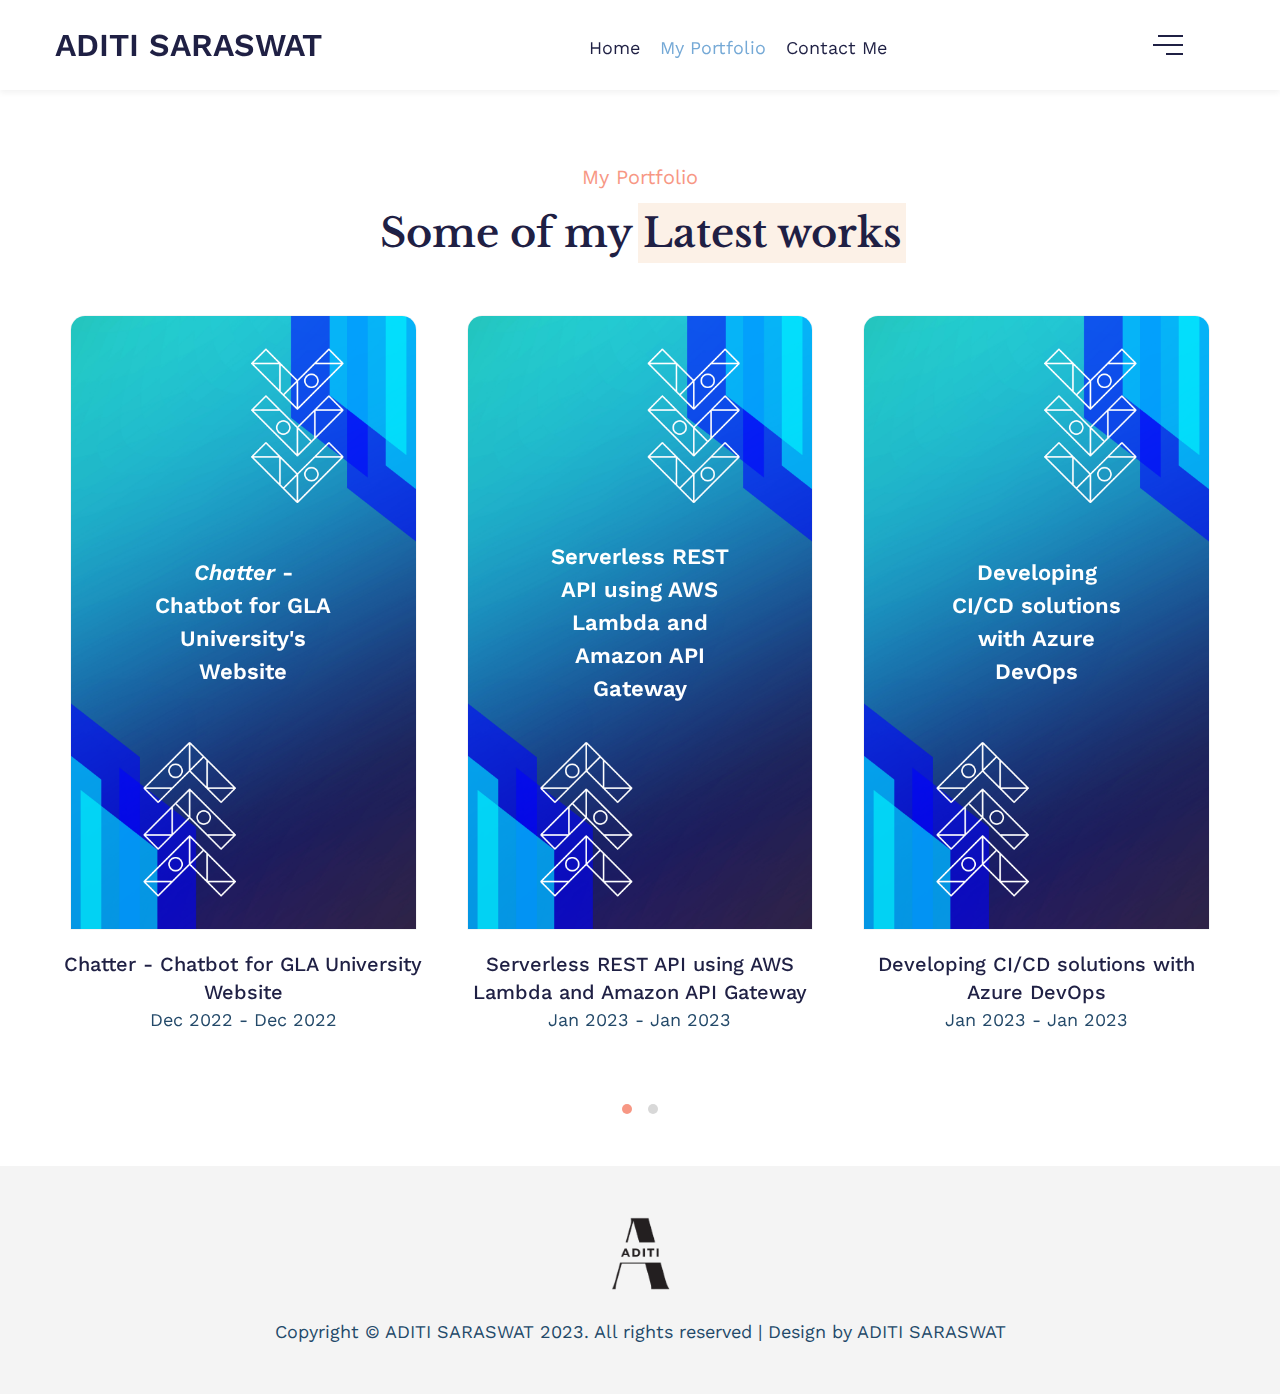
<file: portfolio.html>
<!doctype html>
<html lang="en">
  <head>
    <!-- Required meta tags -->
    <meta charset="utf-8">
    <meta name="viewport" content="width=device-width, initial-scale=1, shrink-to-fit=no">

    <title>Portfolio - ADITI SARASWAT</title>

    <link rel="icon" type="image/x-icon" href="/assets/images/favicon.ico">
    <!-- Google fonts -->
    <link href="//fonts.googleapis.com/css2?family=Work+Sans:wght@300;400;500&display=swap" rel="stylesheet">
    <link href="//fonts.googleapis.com/css2?family=Libre+Baskerville:wght@400;700&display=swap" rel="stylesheet">

    <!-- Template CSS -->
    <link rel="stylesheet" href="assets/css/style-starter.css">
  </head>
  <body>
<!--header-->
<header id="site-header" class="fixed-top">
  <div class="container">
    <nav class="navbar navbar-expand-lg navbar-light stroke">
      <a class="navbar-brand" href="index.html">
        <span>ADITI SARASWAT</span>
      </a>
      <!-- if logo is image enable this   
        <a class="navbar-brand" href="#index.html">
            <img src="image-path" alt="Your logo" title="Your logo" style="height:35px;" />
        </a> -->
      <button class="navbar-toggler collapsed" type="button" data-toggle="collapse" data-target="#navbarNav"
        aria-controls="navbarNav" aria-expanded="false" aria-label="Toggle navigation">
        <span class="fa icon-expand fa-bars"></span>
        <span class="fa icon-close fa-times"></span>
      </button>

      <div class="collapse navbar-collapse" id="navbarNav">
        <ul class="navbar-nav ml-auto">
          <li class="nav-item @@home__active">
            <a class="nav-link" href="index.html">Home </a>
          </li>
          <li class="nav-item active">
            <a class="nav-link" href="portfolio.html">My Portfolio</a>
          </li>
          <li class="nav-item @@c__active">
            <a class="nav-link" href="contact.html">Contact Me</a>
          </li>
        </ul>
      </div>

      <div class="collapse navbar-collapse" id="navbarTogglerDemo02">
        <div class="popup ml-auto">
          <a href="#menu" class="domain" data-toggle="modal" data-target="#DomainModal">
            <div class="hamburger">
              <span class="top-bar"></span>
              <span class="middle-bar"></span>
              <span class="bottom-bar"></span>
            </div>
          </a>
        </div>
      </div>

      <!-- toggle switch for light and dark theme -->
      <div class="mobile-position ml-lg-2">
        <nav class="navigation">
          <div class="theme-switch-wrapper">
            <label class="theme-switch" for="checkbox">
              <input type="checkbox" id="checkbox">
              <div class="mode-container">
                <i class="gg-sun"></i>
                <i class="gg-moon"></i>
              </div>
            </label>
          </div>
        </nav>
      </div>
      <!-- //toggle switch for light and dark theme -->
    </nav>
  </div>
</header>
<!--/header-->
<div class="header-gap">

</div>


<!-- Domain Modal -->
<div class="modal right fade" id="DomainModal" tabindex="-1" role="dialog" aria-labelledby="DomainModalLabel2">
  <div class="modal-dialog" role="document">
    <div class="modal-content">

      <button type="button" class="close" data-dismiss="modal" aria-label="Close"><span
          aria-hidden="true">&times;</span></button>

      <div class="modal-body">
        <div class="modal__content">
          <a class="navbar-brand"> <span>ADITI SARASWAT</span></a>
          <!-- if logo is image enable this   
            <h2 class="logo">
              <img src="image-path" alt="Your logo" title="Your logo" style="height:35px;" />
            </h2> -->
          <p class="mt-md-3 mt-2">Transforming ideas into reality! Let's collaborate and bring your projects to life. Contact me to discuss!
          </p>

          <img src="assets/images/banner.png" alt="nooo" class="img-fluid mt-5">

          <div class="widget-social-icons mt-sm-5 mt-4">
            <ul class="icon-rounded address hover-eff">
              <li class="mt-2 border border-primary d-flex justify-content-center">
                <p><a href="contact.html">Contact Me</a></p>
              </li>
            </ul>
          </div>
          <div class="widget-social-icons mt-sm-5 mt-4">
            <ul class="follow-social d-flex justify-content-center">
              <li class="pr-3"><a href="https://github.com/itsAditiSaraswat" target="b
                "><span class="fa fa-github"></span></a></li>
              <li class="pl-3"><a href="https://www.linkedin.com/in/aditisaraswat/" target="_blank"><span class="fa fa-linkedin"></span></a></li>
            </ul>
          </div>


        </div>
      </div>
    </div>
    <!-- //modal-content -->
  </div>
  <!-- //modal-dialog -->
</div>
<!-- //Domain modal -->
<!-- home page portfolio section -->
<section class="w3l-portflioblock" id="awards">
    <div class="midd-w3 py-5">
        <div class="container py-lg-4 py-md-3">
            <div class="contact-heading text-center mb-5">
                <span class="text">My Portfolio </span>
                <h3 class="title-big">Some of my <span>Latest works</span></h3>
            </div>
            <div id="owl-portfolio" class="owl-carousel owl-theme mt-4 py-md-2 mb-4">
                <!-- item-1 -->
                <div class="item">
                    <div class="portfolio-content">
                        <a href="https://github.com/itsAditiSaraswat/azure-chatbot.git" target="_blank" class="grid-anchor">
                    
                            <div class="container">
                              <img src="./assets/images/project-bg.png" alt="Project" style="width:100%;">
                              
                              <div class="centered"><span class="font-italic">Chatter</span> - Chatbot for GLA University's Website</div>
                            </div>
                        
                            <div class="template-info">
                                <h3>Chatter - Chatbot for GLA University Website</h3>
                                <p class="description">Dec 2022 - Dec 2022</p>
                            </div>
                        </a>
                    </div>
                </div>
                <!-- item-2 -->
                <div class="item">
                  <div class="portfolio-content">
                      <a href="https://github.com/itsAditiSaraswat/aws-serverlessRestAPI.git" class="grid-anchor" target="_blank">
                  
                          <div class="container">
                            <img src="./assets/images/project-bg.png" alt="Project" style="width:100%;">
                            
                            <div class="centered">Serverless REST API using AWS Lambda and Amazon API Gateway</div>
                          </div>
                      
                          <div class="template-info">
                              <h3>Serverless REST API using AWS Lambda and Amazon API Gateway</h3>
                              <p class="description">Jan 2023 - Jan 2023</p>
                          </div>
                      </a>
                  </div>
              </div>
                <!-- item-3 -->
                <div class="item">
                  <div class="portfolio-content">
                      <a href="https://github.com/itsAditiSaraswat/azure-DevOps.git" class="grid-anchor" target="_blank">
                  
                          <div class="container">
                            <img src="./assets/images/project-bg.png" alt="Project" style="width:100%;">
                            
                            <div class="centered">Developing CI/CD solutions with Azure DevOps</div>
                          </div>
                      
                          <div class="template-info">
                              <h3>Developing CI/CD solutions with Azure DevOps</h3>
                              <p class="description">Jan 2023 - Jan 2023</p>
                          </div>
                      </a>
                  </div>
              </div>
                <!-- item-4 -->
                <div class="item">
                  <div class="portfolio-content">
                      <a href="https://github.com/itsAditiSaraswat/aws-kubernetes-project.git" class="grid-anchor" target="_blank">
                  
                          <div class="container">
                            <img src="./assets/images/project-bg.png" alt="Project" style="width:100%;">
                            
                            <div class="centered">Deployment of scalable and secure Django Application with Kubernetes</div>
                          </div>
                      
                          <div class="template-info">
                              <h3>Deployment of scalable and secure Django Application with Kubernetes</h3>
                              <p class="description">Jan 2023 - Jan 2023</p>
                          </div>
                      </a>
                  </div>
              </div>
                <!-- item-5 -->
                <div class="item">
                  <div class="portfolio-content">
                      <a href="https://github.com/itsAditiSaraswat/aws-cicd-project.git" class="grid-anchor" target="_blank">
                  
                          <div class="container">
                            <img src="./assets/images/project-bg.png" alt="Project" style="width:100%;">
                            
                            <div class="centered">Deployment of end-to-end application in node.js using Jenkins CICD with GitHub Integration</div>
                          </div>
                      
                          <div class="template-info">
                              <h3>Deployment of end-to-end application in node.js using Jenkins CICD with GitHub Integration</h3>
                              <p class="description">Jan 2023 - Jan 2023</p>
                          </div>
                      </a>
                  </div>
              </div>
                <!-- item-6 -->
                <div class="item">
                  <div class="portfolio-content">
                      <a href="https://github.com/itsAditiSaraswat/DevOps-project.git" class="grid-anchor" target="_blank">
                  
                          <div class="container">
                            <img src="./assets/images/project-bg.png" alt="Project" style="width:100%;">
                            
                            <div class="centered">Explore California</div>
                          </div>
                      
                          <div class="template-info">
                              <h3>Explore California</h3>
                              <p class="description">Jan 2023 - Jan 2023</p>
                          </div>
                      </a>
                  </div>
              </div>
            </div>
        </div>
    </div>
</section>
<!-- //home page contact section -->
<div class="copyright py-sm-5 py-4 text-center">
  <div class="container">
    <img src="./assets/images/logo.png" alt="logo" style="height:80px;" class="mb-4" />
    <p class="copy-footer-29">Copyright © ADITI SARASWAT 2023. All rights reserved | Design by ADITI SARASWAT</p>
  </div>
</div>
<!-- move top -->
<button onclick="topFunction()" id="movetop" title="Go to top">
  <span class="fa fa-angle-up"></span>
</button>
<script>
  // When the user scrolls down 20px from the top of the document, show the button
  window.onscroll = function () {
    scrollFunction()
  };

  function scrollFunction() {
    if (document.body.scrollTop > 20 || document.documentElement.scrollTop > 20) {
      document.getElementById("movetop").style.display = "block";
    } else {
      document.getElementById("movetop").style.display = "none";
    }
  }

  // When the user clicks on the button, scroll to the top of the document
  function topFunction() {
    document.body.scrollTop = 0;
    document.documentElement.scrollTop = 0;
  }
</script>
<!-- /move top -->

<!-- jQuery and Bootstrap JS -->
<script src="assets/js/jquery-3.3.1.min.js"></script>

<script src="assets/js/theme-change.js"></script><!-- theme switch js (light and dark)-->


<!-- owlcarousel -->
<script src="assets/js/owl.carousel.js"></script>

<!-- script for tesimonials carousel slider -->
<script>
  $(document).ready(function () {
    $("#owl-demo1").owlCarousel({
      loop: true,
      nav: false,
      responsiveClass: true,
      responsive: {
        0: {
          items: 1,
          nav: false
        },
        736: {
          items: 1,
          nav: false
        }
      }
    })
  })
</script>
<!-- //script for tesimonials carousel slider -->

<!-- script for portfolio slider -->
<script>
  $(document).ready(function () {
    $("#owl-portfolio").owlCarousel({
      loop: true,
      margin: 20,
      nav: false,
      responsiveClass: true,
      responsive: {
        0: {
          items: 1,
          nav: false
        },
        568: {
          items: 2,
          nav: false
        },
        1080: {
          items: 3,
          nav: false
        }
      }
    })
  })
</script>
<!-- //script for portfolio slider -->

<!-- script for featured posts blog slider -->
<script>
  $(document).ready(function () {
    $('.owl-testimonial').owlCarousel({
      loop: true,
      margin: 0,
      nav: true,
      responsiveClass: true,
      autoplay: false,
      autoplayTimeout: 5000,
      autoplaySpeed: 1000,
      autoplayHoverPause: false,
      responsive: {
        0: {
          items: 1,
          nav: false
        },
        480: {
          items: 1,
          nav: false
        },
        667: {
          items: 1,
          nav: false
        },
        1000: {
          items: 1,
          nav: false
        }
      }
    })
  })
</script>
<!-- //script for featured posts blog slider -->

<!-- script for banner typing text -->
<script>
  function autoType(elementClass, typingSpeed) {
    var thhis = $(elementClass);
    thhis.css({
      "position": "relative",
      "display": "inline-block"
    });
    thhis.prepend('<div class="cursor" style="right: initial; left:0;"></div>');
    thhis = thhis.find(".text-js");
    var text = thhis.text().trim().split('');
    var amntOfChars = text.length;
    var newString = "";
    thhis.text("|");
    setTimeout(function () {
      thhis.css("opacity", 1);
      thhis.prev().removeAttr("style");
      thhis.text("");
      for (var i = 0; i < amntOfChars; i++) {
        (function (i, char) {
          setTimeout(function () {
            newString += char;
            thhis.text(newString);
          }, i * typingSpeed);
        })(i + 1, text[i]);
      }
    }, 1500);
  }

  $(document).ready(function () {
    // Now to start autoTyping just call the autoType function with the 
    // class of outer div
    // The second paramter is the speed between each letter is typed.   
    autoType(".type-js", 200);
  });
</script>
<!-- //script for banner typing text -->


<!-- disable body scroll which navbar is in active -->
<script>
  $(function () {
    $('.navbar-toggler').click(function () {
      $('body').toggleClass('noscroll');
    })
  });
</script>
<!-- disable body scroll which navbar is in active -->

<!-- MENU-JS -->
<script>
  $(window).on("scroll", function () {
    var scroll = $(window).scrollTop();

    if (scroll >= 80) {
      $("#site-header").addClass("nav-fixed");
    } else {
      $("#site-header").removeClass("nav-fixed");
    }
  });

  //Main navigation Active Class Add Remove
  $(".navbar-toggler").on("click", function () {
    $("header").toggleClass("active");
  });
  $(document).on("ready", function () {
    if ($(window).width() > 991) {
      $("header").removeClass("active");
    }
    $(window).on("resize", function () {
      if ($(window).width() > 991) {
        $("header").removeClass("active");
      }
    });
  });
</script>
<!-- //MENU-JS -->

<!-- bootstrap -->
<script src="assets/js/bootstrap.min.js"></script>

</body>

</html>
</file>
<file: assets/css/style-starter.css>
@charset "UTF-8";
/*--
Author: W3layouts
Author URL: http://w3layouts.com
--*/
/*!
 * Bootstrap v4.4.1 (https://getbootstrap.com/)
 * Copyright 2011-2019 The Bootstrap Authors
 * Copyright 2011-2019 Twitter, Inc.
 * Licensed under MIT (https://github.com/twbs/bootstrap/blob/master/LICENSE)
 */
:root {
  --blue: #007bff;
  --indigo: #6610f2;
  --purple: #6f42c1;
  --pink: #e83e8c;
  --red: #dc3545;
  --orange: #fd7e14;
  --yellow: #ffc107;
  --green: #28a745;
  --teal: #20c997;
  --cyan: #17a2b8;
  --white: #fff;
  --gray: #6c757d;
  --gray-dark: #343a40;
  --primary: #f79784;
  --secondary: #75a9d6;
  --success: #28a745;
  --info: #17a2b8;
  --warning: #ffc107;
  --danger: #dc3545;
  --light: #f8f9fa;
  --dark: #343a40;
  --breakpoint-xs: 0;
  --breakpoint-sm: 576px;
  --breakpoint-md: 768px;
  --breakpoint-lg: 992px;
  --breakpoint-xl: 1200px;
  --font-family-sans-serif: -apple-system, BlinkMacSystemFont, "Segoe UI", Roboto, "Helvetica Neue", Arial, "Noto Sans", sans-serif, "Apple Color Emoji", "Segoe UI Emoji", "Segoe UI Symbol", "Noto Color Emoji";
  --font-family-monospace: SFMono-Regular, Menlo, Monaco, Consolas, "Liberation Mono", "Courier New", monospace; }

*,
*::before,
*::after {
  box-sizing: border-box; }

html {
  font-family: sans-serif;
  line-height: 1.15;
  -webkit-text-size-adjust: 100%;
  -webkit-tap-highlight-color: rgba(0, 0, 0, 0); }

article, aside, figcaption, figure, footer, header, hgroup, main, nav, section {
  display: block; }

body {
  margin: 0;
  font-family: -apple-system, BlinkMacSystemFont, "Segoe UI", Roboto, "Helvetica Neue", Arial, "Noto Sans", sans-serif, "Apple Color Emoji", "Segoe UI Emoji", "Segoe UI Symbol", "Noto Color Emoji";
  font-size: 1rem;
  font-weight: 400;
  line-height: 1.5;
  color: #212529;
  text-align: left;
  background-color: #fff; }

[tabindex="-1"]:focus:not(:focus-visible) {
  outline: 0 !important; }

hr {
  box-sizing: content-box;
  height: 0;
  overflow: visible; }

h1, h2, h3, h4, h5, h6 {
  margin-top: 0;
  margin-bottom: 0.5rem; }

p {
  margin-top: 0;
  margin-bottom: 1rem; }

abbr[title],
abbr[data-original-title] {
  text-decoration: underline;
  -webkit-text-decoration: underline dotted;
          text-decoration: underline dotted;
  cursor: help;
  border-bottom: 0;
  -webkit-text-decoration-skip-ink: none;
          text-decoration-skip-ink: none; }

address {
  margin-bottom: 1rem;
  font-style: normal;
  line-height: inherit; }

ol,
ul,
dl {
  margin-top: 0;
  margin-bottom: 1rem; }

ol ol,
ul ul,
ol ul,
ul ol {
  margin-bottom: 0; }

dt {
  font-weight: 700; }

dd {
  margin-bottom: .5rem;
  margin-left: 0; }

blockquote {
  margin: 0 0 1rem; }

b,
strong {
  font-weight: bolder; }

small {
  font-size: 80%; }

sub,
sup {
  position: relative;
  font-size: 75%;
  line-height: 0;
  vertical-align: baseline; }

sub {
  bottom: -.25em; }

sup {
  top: -.5em; }

a {
  color: #f79784;
  text-decoration: none;
  background-color: transparent; }
  a:hover {
    color: #f25a3c;
    text-decoration: underline; }

a:not([href]) {
  color: inherit;
  text-decoration: none; }
  a:not([href]):hover {
    color: inherit;
    text-decoration: none; }

pre,
code,
kbd,
samp {
  font-family: SFMono-Regular, Menlo, Monaco, Consolas, "Liberation Mono", "Courier New", monospace;
  font-size: 1em; }

pre {
  margin-top: 0;
  margin-bottom: 1rem;
  overflow: auto; }

figure {
  margin: 0 0 1rem; }

img {
  vertical-align: middle;
  border-style: none; }

svg {
  overflow: hidden;
  vertical-align: middle; }

table {
  border-collapse: collapse; }

caption {
  padding-top: 0.75rem;
  padding-bottom: 0.75rem;
  color: #6c757d;
  text-align: left;
  caption-side: bottom; }

th {
  text-align: inherit; }

label {
  display: inline-block;
  margin-bottom: 0.5rem; }

button {
  border-radius: 0; }

button:focus {
  outline: 1px dotted;
  outline: 5px auto -webkit-focus-ring-color; }

input,
button,
select,
optgroup,
textarea {
  margin: 0;
  font-family: inherit;
  font-size: inherit;
  line-height: inherit; }

button,
input {
  overflow: visible; }

button,
select {
  text-transform: none; }

select {
  word-wrap: normal; }

button,
[type="button"],
[type="reset"],
[type="submit"] {
  -webkit-appearance: button; }

button:not(:disabled),
[type="button"]:not(:disabled),
[type="reset"]:not(:disabled),
[type="submit"]:not(:disabled) {
  cursor: pointer; }

button::-moz-focus-inner,
[type="button"]::-moz-focus-inner,
[type="reset"]::-moz-focus-inner,
[type="submit"]::-moz-focus-inner {
  padding: 0;
  border-style: none; }

input[type="radio"],
input[type="checkbox"] {
  box-sizing: border-box;
  padding: 0; }

input[type="date"],
input[type="time"],
input[type="datetime-local"],
input[type="month"] {
  -webkit-appearance: listbox; }

textarea {
  overflow: auto;
  resize: vertical; }

fieldset {
  min-width: 0;
  padding: 0;
  margin: 0;
  border: 0; }

legend {
  display: block;
  width: 100%;
  max-width: 100%;
  padding: 0;
  margin-bottom: .5rem;
  font-size: 1.5rem;
  line-height: inherit;
  color: inherit;
  white-space: normal; }
  @media (max-width: 1200px) {
    legend {
      font-size: calc(1.275rem + 0.3vw) ; } }

progress {
  vertical-align: baseline; }

[type="number"]::-webkit-inner-spin-button,
[type="number"]::-webkit-outer-spin-button {
  height: auto; }

[type="search"] {
  outline-offset: -2px;
  -webkit-appearance: none; }

[type="search"]::-webkit-search-decoration {
  -webkit-appearance: none; }

::-webkit-file-upload-button {
  font: inherit;
  -webkit-appearance: button; }

output {
  display: inline-block; }

summary {
  display: list-item;
  cursor: pointer; }

template {
  display: none; }

[hidden] {
  display: none !important; }

h1, h2, h3, h4, h5, h6,
.h1, .h2, .h3, .h4, .h5, .h6 {
  margin-bottom: 0.5rem;
  font-weight: 500;
  line-height: 1.2; }

h1, .h1 {
  font-size: 2.5rem; }
  @media (max-width: 1200px) {
    h1, .h1 {
      font-size: calc(1.375rem + 1.5vw) ; } }

h2, .h2 {
  font-size: 2rem; }
  @media (max-width: 1200px) {
    h2, .h2 {
      font-size: calc(1.325rem + 0.9vw) ; } }

h3, .h3 {
  font-size: 1.75rem; }
  @media (max-width: 1200px) {
    h3, .h3 {
      font-size: calc(1.3rem + 0.6vw) ; } }

h4, .h4 {
  font-size: 1.5rem; }
  @media (max-width: 1200px) {
    h4, .h4 {
      font-size: calc(1.275rem + 0.3vw) ; } }

h5, .h5 {
  font-size: 1.25rem; }

h6, .h6 {
  font-size: 1rem; }

.lead {
  font-size: 1.25rem;
  font-weight: 300; }

.display-1 {
  font-size: 6rem;
  font-weight: 300;
  line-height: 1.2; }
  @media (max-width: 1200px) {
    .display-1 {
      font-size: calc(1.725rem + 5.7vw) ; } }

.display-2 {
  font-size: 5.5rem;
  font-weight: 300;
  line-height: 1.2; }
  @media (max-width: 1200px) {
    .display-2 {
      font-size: calc(1.675rem + 5.1vw) ; } }

.display-3 {
  font-size: 4.5rem;
  font-weight: 300;
  line-height: 1.2; }
  @media (max-width: 1200px) {
    .display-3 {
      font-size: calc(1.575rem + 3.9vw) ; } }

.display-4 {
  font-size: 3.5rem;
  font-weight: 300;
  line-height: 1.2; }
  @media (max-width: 1200px) {
    .display-4 {
      font-size: calc(1.475rem + 2.7vw) ; } }

hr {
  margin-top: 1rem;
  margin-bottom: 1rem;
  border: 0;
  border-top: 1px solid rgba(0, 0, 0, 0.1); }

small,
.small {
  font-size: 80%;
  font-weight: 400; }

mark,
.mark {
  padding: 0.2em;
  background-color: #fcf8e3; }

.list-unstyled {
  padding-left: 0;
  list-style: none; }

.list-inline {
  padding-left: 0;
  list-style: none; }

.list-inline-item {
  display: inline-block; }
  .list-inline-item:not(:last-child) {
    margin-right: 0.5rem; }

.initialism {
  font-size: 90%;
  text-transform: uppercase; }

.blockquote {
  margin-bottom: 1rem;
  font-size: 1.25rem; }

.blockquote-footer {
  display: block;
  font-size: 80%;
  color: #6c757d; }
  .blockquote-footer::before {
    content: "\2014\00A0"; }

.img-fluid {
  max-width: 100%;
  height: auto; }

.img-thumbnail {
  padding: 0.25rem;
  background-color: #fff;
  border: 1px solid #dee2e6;
  border-radius: 0.25rem;
  max-width: 100%;
  height: auto; }

.figure {
  display: inline-block; }

.figure-img {
  margin-bottom: 0.5rem;
  line-height: 1; }

.figure-caption {
  font-size: 90%;
  color: #6c757d; }

code {
  font-size: 87.5%;
  color: #e83e8c;
  word-wrap: break-word; }
  a > code {
    color: inherit; }

kbd {
  padding: 0.2rem 0.4rem;
  font-size: 87.5%;
  color: #fff;
  background-color: #212529;
  border-radius: 0.2rem; }
  kbd kbd {
    padding: 0;
    font-size: 100%;
    font-weight: 700; }

pre {
  display: block;
  font-size: 87.5%;
  color: #212529; }
  pre code {
    font-size: inherit;
    color: inherit;
    word-break: normal; }

.pre-scrollable {
  max-height: 340px;
  overflow-y: scroll; }

.container {
  width: 100%;
  padding-right: 15px;
  padding-left: 15px;
  margin-right: auto;
  margin-left: auto; }
  @media (min-width: 576px) {
    .container {
      max-width: 540px; } }
  @media (min-width: 768px) {
    .container {
      max-width: 720px; } }
  @media (min-width: 992px) {
    .container {
      max-width: 960px; } }
  @media (min-width: 1200px) {
    .container {
      max-width: 1140px; } }

.container-fluid, .container-sm, .container-md, .container-lg, .container-xl {
  width: 100%;
  padding-right: 15px;
  padding-left: 15px;
  margin-right: auto;
  margin-left: auto; }

@media (min-width: 576px) {
  .container, .container-sm {
    max-width: 540px; } }

@media (min-width: 768px) {
  .container, .container-sm, .container-md {
    max-width: 720px; } }

@media (min-width: 992px) {
  .container, .container-sm, .container-md, .container-lg {
    max-width: 960px; } }

@media (min-width: 1200px) {
  .container, .container-sm, .container-md, .container-lg, .container-xl {
    max-width: 1140px; } }

.row {
  display: flex;
  flex-wrap: wrap;
  margin-right: -15px;
  margin-left: -15px; }

.no-gutters {
  margin-right: 0;
  margin-left: 0; }
  .no-gutters > .col,
  .no-gutters > [class*="col-"] {
    padding-right: 0;
    padding-left: 0; }

.col-1, .col-2, .col-3, .col-4, .col-5, .col-6, .col-7, .col-8, .col-9, .col-10, .col-11, .col-12, .col,
.col-auto, .col-sm-1, .col-sm-2, .col-sm-3, .col-sm-4, .col-sm-5, .col-sm-6, .col-sm-7, .col-sm-8, .col-sm-9, .col-sm-10, .col-sm-11, .col-sm-12, .col-sm,
.col-sm-auto, .col-md-1, .col-md-2, .col-md-3, .col-md-4, .col-md-5, .col-md-6, .col-md-7, .col-md-8, .col-md-9, .col-md-10, .col-md-11, .col-md-12, .col-md,
.col-md-auto, .col-lg-1, .col-lg-2, .col-lg-3, .col-lg-4, .col-lg-5, .col-lg-6, .col-lg-7, .col-lg-8, .col-lg-9, .col-lg-10, .col-lg-11, .col-lg-12, .col-lg,
.col-lg-auto, .col-xl-1, .col-xl-2, .col-xl-3, .col-xl-4, .col-xl-5, .col-xl-6, .col-xl-7, .col-xl-8, .col-xl-9, .col-xl-10, .col-xl-11, .col-xl-12, .col-xl,
.col-xl-auto {
  position: relative;
  width: 100%;
  padding-right: 15px;
  padding-left: 15px; }

.col {
  flex-basis: 0;
  flex-grow: 1;
  max-width: 100%; }

.row-cols-1 > * {
  flex: 0 0 100%;
  max-width: 100%; }

.row-cols-2 > * {
  flex: 0 0 50%;
  max-width: 50%; }

.row-cols-3 > * {
  flex: 0 0 33.33333%;
  max-width: 33.33333%; }

.row-cols-4 > * {
  flex: 0 0 25%;
  max-width: 25%; }

.row-cols-5 > * {
  flex: 0 0 20%;
  max-width: 20%; }

.row-cols-6 > * {
  flex: 0 0 16.66667%;
  max-width: 16.66667%; }

.col-auto {
  flex: 0 0 auto;
  width: auto;
  max-width: 100%; }

.col-1 {
  flex: 0 0 8.33333%;
  max-width: 8.33333%; }

.col-2 {
  flex: 0 0 16.66667%;
  max-width: 16.66667%; }

.col-3 {
  flex: 0 0 25%;
  max-width: 25%; }

.col-4 {
  flex: 0 0 33.33333%;
  max-width: 33.33333%; }

.col-5 {
  flex: 0 0 41.66667%;
  max-width: 41.66667%; }

.col-6 {
  flex: 0 0 50%;
  max-width: 50%; }

.col-7 {
  flex: 0 0 58.33333%;
  max-width: 58.33333%; }

.col-8 {
  flex: 0 0 66.66667%;
  max-width: 66.66667%; }

.col-9 {
  flex: 0 0 75%;
  max-width: 75%; }

.col-10 {
  flex: 0 0 83.33333%;
  max-width: 83.33333%; }

.col-11 {
  flex: 0 0 91.66667%;
  max-width: 91.66667%; }

.col-12 {
  flex: 0 0 100%;
  max-width: 100%; }

.order-first {
  order: -1; }

.order-last {
  order: 13; }

.order-0 {
  order: 0; }

.order-1 {
  order: 1; }

.order-2 {
  order: 2; }

.order-3 {
  order: 3; }

.order-4 {
  order: 4; }

.order-5 {
  order: 5; }

.order-6 {
  order: 6; }

.order-7 {
  order: 7; }

.order-8 {
  order: 8; }

.order-9 {
  order: 9; }

.order-10 {
  order: 10; }

.order-11 {
  order: 11; }

.order-12 {
  order: 12; }

.offset-1 {
  margin-left: 8.33333%; }

.offset-2 {
  margin-left: 16.66667%; }

.offset-3 {
  margin-left: 25%; }

.offset-4 {
  margin-left: 33.33333%; }

.offset-5 {
  margin-left: 41.66667%; }

.offset-6 {
  margin-left: 50%; }

.offset-7 {
  margin-left: 58.33333%; }

.offset-8 {
  margin-left: 66.66667%; }

.offset-9 {
  margin-left: 75%; }

.offset-10 {
  margin-left: 83.33333%; }

.offset-11 {
  margin-left: 91.66667%; }

@media (min-width: 576px) {
  .col-sm {
    flex-basis: 0;
    flex-grow: 1;
    max-width: 100%; }
  .row-cols-sm-1 > * {
    flex: 0 0 100%;
    max-width: 100%; }
  .row-cols-sm-2 > * {
    flex: 0 0 50%;
    max-width: 50%; }
  .row-cols-sm-3 > * {
    flex: 0 0 33.33333%;
    max-width: 33.33333%; }
  .row-cols-sm-4 > * {
    flex: 0 0 25%;
    max-width: 25%; }
  .row-cols-sm-5 > * {
    flex: 0 0 20%;
    max-width: 20%; }
  .row-cols-sm-6 > * {
    flex: 0 0 16.66667%;
    max-width: 16.66667%; }
  .col-sm-auto {
    flex: 0 0 auto;
    width: auto;
    max-width: 100%; }
  .col-sm-1 {
    flex: 0 0 8.33333%;
    max-width: 8.33333%; }
  .col-sm-2 {
    flex: 0 0 16.66667%;
    max-width: 16.66667%; }
  .col-sm-3 {
    flex: 0 0 25%;
    max-width: 25%; }
  .col-sm-4 {
    flex: 0 0 33.33333%;
    max-width: 33.33333%; }
  .col-sm-5 {
    flex: 0 0 41.66667%;
    max-width: 41.66667%; }
  .col-sm-6 {
    flex: 0 0 50%;
    max-width: 50%; }
  .col-sm-7 {
    flex: 0 0 58.33333%;
    max-width: 58.33333%; }
  .col-sm-8 {
    flex: 0 0 66.66667%;
    max-width: 66.66667%; }
  .col-sm-9 {
    flex: 0 0 75%;
    max-width: 75%; }
  .col-sm-10 {
    flex: 0 0 83.33333%;
    max-width: 83.33333%; }
  .col-sm-11 {
    flex: 0 0 91.66667%;
    max-width: 91.66667%; }
  .col-sm-12 {
    flex: 0 0 100%;
    max-width: 100%; }
  .order-sm-first {
    order: -1; }
  .order-sm-last {
    order: 13; }
  .order-sm-0 {
    order: 0; }
  .order-sm-1 {
    order: 1; }
  .order-sm-2 {
    order: 2; }
  .order-sm-3 {
    order: 3; }
  .order-sm-4 {
    order: 4; }
  .order-sm-5 {
    order: 5; }
  .order-sm-6 {
    order: 6; }
  .order-sm-7 {
    order: 7; }
  .order-sm-8 {
    order: 8; }
  .order-sm-9 {
    order: 9; }
  .order-sm-10 {
    order: 10; }
  .order-sm-11 {
    order: 11; }
  .order-sm-12 {
    order: 12; }
  .offset-sm-0 {
    margin-left: 0; }
  .offset-sm-1 {
    margin-left: 8.33333%; }
  .offset-sm-2 {
    margin-left: 16.66667%; }
  .offset-sm-3 {
    margin-left: 25%; }
  .offset-sm-4 {
    margin-left: 33.33333%; }
  .offset-sm-5 {
    margin-left: 41.66667%; }
  .offset-sm-6 {
    margin-left: 50%; }
  .offset-sm-7 {
    margin-left: 58.33333%; }
  .offset-sm-8 {
    margin-left: 66.66667%; }
  .offset-sm-9 {
    margin-left: 75%; }
  .offset-sm-10 {
    margin-left: 83.33333%; }
  .offset-sm-11 {
    margin-left: 91.66667%; } }

@media (min-width: 768px) {
  .col-md {
    flex-basis: 0;
    flex-grow: 1;
    max-width: 100%; }
  .row-cols-md-1 > * {
    flex: 0 0 100%;
    max-width: 100%; }
  .row-cols-md-2 > * {
    flex: 0 0 50%;
    max-width: 50%; }
  .row-cols-md-3 > * {
    flex: 0 0 33.33333%;
    max-width: 33.33333%; }
  .row-cols-md-4 > * {
    flex: 0 0 25%;
    max-width: 25%; }
  .row-cols-md-5 > * {
    flex: 0 0 20%;
    max-width: 20%; }
  .row-cols-md-6 > * {
    flex: 0 0 16.66667%;
    max-width: 16.66667%; }
  .col-md-auto {
    flex: 0 0 auto;
    width: auto;
    max-width: 100%; }
  .col-md-1 {
    flex: 0 0 8.33333%;
    max-width: 8.33333%; }
  .col-md-2 {
    flex: 0 0 16.66667%;
    max-width: 16.66667%; }
  .col-md-3 {
    flex: 0 0 25%;
    max-width: 25%; }
  .col-md-4 {
    flex: 0 0 33.33333%;
    max-width: 33.33333%; }
  .col-md-5 {
    flex: 0 0 41.66667%;
    max-width: 41.66667%; }
  .col-md-6 {
    flex: 0 0 50%;
    max-width: 50%; }
  .col-md-7 {
    flex: 0 0 58.33333%;
    max-width: 58.33333%; }
  .col-md-8 {
    flex: 0 0 66.66667%;
    max-width: 66.66667%; }
  .col-md-9 {
    flex: 0 0 75%;
    max-width: 75%; }
  .col-md-10 {
    flex: 0 0 83.33333%;
    max-width: 83.33333%; }
  .col-md-11 {
    flex: 0 0 91.66667%;
    max-width: 91.66667%; }
  .col-md-12 {
    flex: 0 0 100%;
    max-width: 100%; }
  .order-md-first {
    order: -1; }
  .order-md-last {
    order: 13; }
  .order-md-0 {
    order: 0; }
  .order-md-1 {
    order: 1; }
  .order-md-2 {
    order: 2; }
  .order-md-3 {
    order: 3; }
  .order-md-4 {
    order: 4; }
  .order-md-5 {
    order: 5; }
  .order-md-6 {
    order: 6; }
  .order-md-7 {
    order: 7; }
  .order-md-8 {
    order: 8; }
  .order-md-9 {
    order: 9; }
  .order-md-10 {
    order: 10; }
  .order-md-11 {
    order: 11; }
  .order-md-12 {
    order: 12; }
  .offset-md-0 {
    margin-left: 0; }
  .offset-md-1 {
    margin-left: 8.33333%; }
  .offset-md-2 {
    margin-left: 16.66667%; }
  .offset-md-3 {
    margin-left: 25%; }
  .offset-md-4 {
    margin-left: 33.33333%; }
  .offset-md-5 {
    margin-left: 41.66667%; }
  .offset-md-6 {
    margin-left: 50%; }
  .offset-md-7 {
    margin-left: 58.33333%; }
  .offset-md-8 {
    margin-left: 66.66667%; }
  .offset-md-9 {
    margin-left: 75%; }
  .offset-md-10 {
    margin-left: 83.33333%; }
  .offset-md-11 {
    margin-left: 91.66667%; } }

@media (min-width: 992px) {
  .col-lg {
    flex-basis: 0;
    flex-grow: 1;
    max-width: 100%; }
  .row-cols-lg-1 > * {
    flex: 0 0 100%;
    max-width: 100%; }
  .row-cols-lg-2 > * {
    flex: 0 0 50%;
    max-width: 50%; }
  .row-cols-lg-3 > * {
    flex: 0 0 33.33333%;
    max-width: 33.33333%; }
  .row-cols-lg-4 > * {
    flex: 0 0 25%;
    max-width: 25%; }
  .row-cols-lg-5 > * {
    flex: 0 0 20%;
    max-width: 20%; }
  .row-cols-lg-6 > * {
    flex: 0 0 16.66667%;
    max-width: 16.66667%; }
  .col-lg-auto {
    flex: 0 0 auto;
    width: auto;
    max-width: 100%; }
  .col-lg-1 {
    flex: 0 0 8.33333%;
    max-width: 8.33333%; }
  .col-lg-2 {
    flex: 0 0 16.66667%;
    max-width: 16.66667%; }
  .col-lg-3 {
    flex: 0 0 25%;
    max-width: 25%; }
  .col-lg-4 {
    flex: 0 0 33.33333%;
    max-width: 33.33333%; }
  .col-lg-5 {
    flex: 0 0 41.66667%;
    max-width: 41.66667%; }
  .col-lg-6 {
    flex: 0 0 50%;
    max-width: 50%; }
  .col-lg-7 {
    flex: 0 0 58.33333%;
    max-width: 58.33333%; }
  .col-lg-8 {
    flex: 0 0 66.66667%;
    max-width: 66.66667%; }
  .col-lg-9 {
    flex: 0 0 75%;
    max-width: 75%; }
  .col-lg-10 {
    flex: 0 0 83.33333%;
    max-width: 83.33333%; }
  .col-lg-11 {
    flex: 0 0 91.66667%;
    max-width: 91.66667%; }
  .col-lg-12 {
    flex: 0 0 100%;
    max-width: 100%; }
  .order-lg-first {
    order: -1; }
  .order-lg-last {
    order: 13; }
  .order-lg-0 {
    order: 0; }
  .order-lg-1 {
    order: 1; }
  .order-lg-2 {
    order: 2; }
  .order-lg-3 {
    order: 3; }
  .order-lg-4 {
    order: 4; }
  .order-lg-5 {
    order: 5; }
  .order-lg-6 {
    order: 6; }
  .order-lg-7 {
    order: 7; }
  .order-lg-8 {
    order: 8; }
  .order-lg-9 {
    order: 9; }
  .order-lg-10 {
    order: 10; }
  .order-lg-11 {
    order: 11; }
  .order-lg-12 {
    order: 12; }
  .offset-lg-0 {
    margin-left: 0; }
  .offset-lg-1 {
    margin-left: 8.33333%; }
  .offset-lg-2 {
    margin-left: 16.66667%; }
  .offset-lg-3 {
    margin-left: 25%; }
  .offset-lg-4 {
    margin-left: 33.33333%; }
  .offset-lg-5 {
    margin-left: 41.66667%; }
  .offset-lg-6 {
    margin-left: 50%; }
  .offset-lg-7 {
    margin-left: 58.33333%; }
  .offset-lg-8 {
    margin-left: 66.66667%; }
  .offset-lg-9 {
    margin-left: 75%; }
  .offset-lg-10 {
    margin-left: 83.33333%; }
  .offset-lg-11 {
    margin-left: 91.66667%; } }

@media (min-width: 1200px) {
  .col-xl {
    flex-basis: 0;
    flex-grow: 1;
    max-width: 100%; }
  .row-cols-xl-1 > * {
    flex: 0 0 100%;
    max-width: 100%; }
  .row-cols-xl-2 > * {
    flex: 0 0 50%;
    max-width: 50%; }
  .row-cols-xl-3 > * {
    flex: 0 0 33.33333%;
    max-width: 33.33333%; }
  .row-cols-xl-4 > * {
    flex: 0 0 25%;
    max-width: 25%; }
  .row-cols-xl-5 > * {
    flex: 0 0 20%;
    max-width: 20%; }
  .row-cols-xl-6 > * {
    flex: 0 0 16.66667%;
    max-width: 16.66667%; }
  .col-xl-auto {
    flex: 0 0 auto;
    width: auto;
    max-width: 100%; }
  .col-xl-1 {
    flex: 0 0 8.33333%;
    max-width: 8.33333%; }
  .col-xl-2 {
    flex: 0 0 16.66667%;
    max-width: 16.66667%; }
  .col-xl-3 {
    flex: 0 0 25%;
    max-width: 25%; }
  .col-xl-4 {
    flex: 0 0 33.33333%;
    max-width: 33.33333%; }
  .col-xl-5 {
    flex: 0 0 41.66667%;
    max-width: 41.66667%; }
  .col-xl-6 {
    flex: 0 0 50%;
    max-width: 50%; }
  .col-xl-7 {
    flex: 0 0 58.33333%;
    max-width: 58.33333%; }
  .col-xl-8 {
    flex: 0 0 66.66667%;
    max-width: 66.66667%; }
  .col-xl-9 {
    flex: 0 0 75%;
    max-width: 75%; }
  .col-xl-10 {
    flex: 0 0 83.33333%;
    max-width: 83.33333%; }
  .col-xl-11 {
    flex: 0 0 91.66667%;
    max-width: 91.66667%; }
  .col-xl-12 {
    flex: 0 0 100%;
    max-width: 100%; }
  .order-xl-first {
    order: -1; }
  .order-xl-last {
    order: 13; }
  .order-xl-0 {
    order: 0; }
  .order-xl-1 {
    order: 1; }
  .order-xl-2 {
    order: 2; }
  .order-xl-3 {
    order: 3; }
  .order-xl-4 {
    order: 4; }
  .order-xl-5 {
    order: 5; }
  .order-xl-6 {
    order: 6; }
  .order-xl-7 {
    order: 7; }
  .order-xl-8 {
    order: 8; }
  .order-xl-9 {
    order: 9; }
  .order-xl-10 {
    order: 10; }
  .order-xl-11 {
    order: 11; }
  .order-xl-12 {
    order: 12; }
  .offset-xl-0 {
    margin-left: 0; }
  .offset-xl-1 {
    margin-left: 8.33333%; }
  .offset-xl-2 {
    margin-left: 16.66667%; }
  .offset-xl-3 {
    margin-left: 25%; }
  .offset-xl-4 {
    margin-left: 33.33333%; }
  .offset-xl-5 {
    margin-left: 41.66667%; }
  .offset-xl-6 {
    margin-left: 50%; }
  .offset-xl-7 {
    margin-left: 58.33333%; }
  .offset-xl-8 {
    margin-left: 66.66667%; }
  .offset-xl-9 {
    margin-left: 75%; }
  .offset-xl-10 {
    margin-left: 83.33333%; }
  .offset-xl-11 {
    margin-left: 91.66667%; } }

.table {
  width: 100%;
  margin-bottom: 1rem;
  color: #212529; }
  .table th,
  .table td {
    padding: 0.75rem;
    vertical-align: top;
    border-top: 1px solid #dee2e6; }
  .table thead th {
    vertical-align: bottom;
    border-bottom: 2px solid #dee2e6; }
  .table tbody + tbody {
    border-top: 2px solid #dee2e6; }

.table-sm th,
.table-sm td {
  padding: 0.3rem; }

.table-bordered {
  border: 1px solid #dee2e6; }
  .table-bordered th,
  .table-bordered td {
    border: 1px solid #dee2e6; }
  .table-bordered thead th,
  .table-bordered thead td {
    border-bottom-width: 2px; }

.table-borderless th,
.table-borderless td,
.table-borderless thead th,
.table-borderless tbody + tbody {
  border: 0; }

.table-striped tbody tr:nth-of-type(odd) {
  background-color: rgba(0, 0, 0, 0.05); }

.table-hover tbody tr:hover {
  color: #212529;
  background-color: rgba(0, 0, 0, 0.075); }

.table-primary,
.table-primary > th,
.table-primary > td {
  background-color: #fde2dd; }

.table-primary th,
.table-primary td,
.table-primary thead th,
.table-primary tbody + tbody {
  border-color: #fbc9bf; }

.table-hover .table-primary:hover {
  background-color: #fccdc5; }
  .table-hover .table-primary:hover > td,
  .table-hover .table-primary:hover > th {
    background-color: #fccdc5; }

.table-secondary,
.table-secondary > th,
.table-secondary > td {
  background-color: #d8e7f4; }

.table-secondary th,
.table-secondary td,
.table-secondary thead th,
.table-secondary tbody + tbody {
  border-color: #b7d2ea; }

.table-hover .table-secondary:hover {
  background-color: #c4dbee; }
  .table-hover .table-secondary:hover > td,
  .table-hover .table-secondary:hover > th {
    background-color: #c4dbee; }

.table-success,
.table-success > th,
.table-success > td {
  background-color: #c3e6cb; }

.table-success th,
.table-success td,
.table-success thead th,
.table-success tbody + tbody {
  border-color: #8fd19e; }

.table-hover .table-success:hover {
  background-color: #b1dfbb; }
  .table-hover .table-success:hover > td,
  .table-hover .table-success:hover > th {
    background-color: #b1dfbb; }

.table-info,
.table-info > th,
.table-info > td {
  background-color: #bee5eb; }

.table-info th,
.table-info td,
.table-info thead th,
.table-info tbody + tbody {
  border-color: #86cfda; }

.table-hover .table-info:hover {
  background-color: #abdde5; }
  .table-hover .table-info:hover > td,
  .table-hover .table-info:hover > th {
    background-color: #abdde5; }

.table-warning,
.table-warning > th,
.table-warning > td {
  background-color: #ffeeba; }

.table-warning th,
.table-warning td,
.table-warning thead th,
.table-warning tbody + tbody {
  border-color: #ffdf7e; }

.table-hover .table-warning:hover {
  background-color: #ffe8a1; }
  .table-hover .table-warning:hover > td,
  .table-hover .table-warning:hover > th {
    background-color: #ffe8a1; }

.table-danger,
.table-danger > th,
.table-danger > td {
  background-color: #f5c6cb; }

.table-danger th,
.table-danger td,
.table-danger thead th,
.table-danger tbody + tbody {
  border-color: #ed969e; }

.table-hover .table-danger:hover {
  background-color: #f1b0b7; }
  .table-hover .table-danger:hover > td,
  .table-hover .table-danger:hover > th {
    background-color: #f1b0b7; }

.table-light,
.table-light > th,
.table-light > td {
  background-color: #fdfdfe; }

.table-light th,
.table-light td,
.table-light thead th,
.table-light tbody + tbody {
  border-color: #fbfcfc; }

.table-hover .table-light:hover {
  background-color: #ececf6; }
  .table-hover .table-light:hover > td,
  .table-hover .table-light:hover > th {
    background-color: #ececf6; }

.table-dark,
.table-dark > th,
.table-dark > td {
  background-color: #c6c8ca; }

.table-dark th,
.table-dark td,
.table-dark thead th,
.table-dark tbody + tbody {
  border-color: #95999c; }

.table-hover .table-dark:hover {
  background-color: #b9bbbe; }
  .table-hover .table-dark:hover > td,
  .table-hover .table-dark:hover > th {
    background-color: #b9bbbe; }

.table-active,
.table-active > th,
.table-active > td {
  background-color: rgba(0, 0, 0, 0.075); }

.table-hover .table-active:hover {
  background-color: rgba(0, 0, 0, 0.075); }
  .table-hover .table-active:hover > td,
  .table-hover .table-active:hover > th {
    background-color: rgba(0, 0, 0, 0.075); }

.table .thead-dark th {
  color: #fff;
  background-color: #343a40;
  border-color: #454d55; }

.table .thead-light th {
  color: #495057;
  background-color: #e9ecef;
  border-color: #dee2e6; }

.table-dark {
  color: #fff;
  background-color: #343a40; }
  .table-dark th,
  .table-dark td,
  .table-dark thead th {
    border-color: #454d55; }
  .table-dark.table-bordered {
    border: 0; }
  .table-dark.table-striped tbody tr:nth-of-type(odd) {
    background-color: rgba(255, 255, 255, 0.05); }
  .table-dark.table-hover tbody tr:hover {
    color: #fff;
    background-color: rgba(255, 255, 255, 0.075); }

@media (max-width: 575.98px) {
  .table-responsive-sm {
    display: block;
    width: 100%;
    overflow-x: auto;
    -webkit-overflow-scrolling: touch; }
    .table-responsive-sm > .table-bordered {
      border: 0; } }

@media (max-width: 767.98px) {
  .table-responsive-md {
    display: block;
    width: 100%;
    overflow-x: auto;
    -webkit-overflow-scrolling: touch; }
    .table-responsive-md > .table-bordered {
      border: 0; } }

@media (max-width: 991.98px) {
  .table-responsive-lg {
    display: block;
    width: 100%;
    overflow-x: auto;
    -webkit-overflow-scrolling: touch; }
    .table-responsive-lg > .table-bordered {
      border: 0; } }

@media (max-width: 1199.98px) {
  .table-responsive-xl {
    display: block;
    width: 100%;
    overflow-x: auto;
    -webkit-overflow-scrolling: touch; }
    .table-responsive-xl > .table-bordered {
      border: 0; } }

.table-responsive {
  display: block;
  width: 100%;
  overflow-x: auto;
  -webkit-overflow-scrolling: touch; }
  .table-responsive > .table-bordered {
    border: 0; }

.form-control {
  display: block;
  width: 100%;
  height: calc(1.5em + 0.75rem + 2px);
  padding: 0.375rem 0.75rem;
  font-size: 1rem;
  font-weight: 400;
  line-height: 1.5;
  color: #495057;
  background-color: #fff;
  background-clip: padding-box;
  border: 1px solid #ced4da;
  border-radius: 0.25rem;
  transition: border-color 0.15s ease-in-out, box-shadow 0.15s ease-in-out; }
  @media (prefers-reduced-motion: reduce) {
    .form-control {
      transition: none; } }
  .form-control::-ms-expand {
    background-color: transparent;
    border: 0; }
  .form-control:-moz-focusring {
    color: transparent;
    text-shadow: 0 0 0 #495057; }
  .form-control:focus {
    color: #495057;
    background-color: #fff;
    border-color: #fffcfc;
    outline: 0;
    box-shadow: 0 0 0 0.2rem rgba(247, 151, 132, 0.25); }
  .form-control::-webkit-input-placeholder {
    color: #6c757d;
    opacity: 1; }
  .form-control::-moz-placeholder {
    color: #6c757d;
    opacity: 1; }
  .form-control:-ms-input-placeholder {
    color: #6c757d;
    opacity: 1; }
  .form-control::-ms-input-placeholder {
    color: #6c757d;
    opacity: 1; }
  .form-control::placeholder {
    color: #6c757d;
    opacity: 1; }
  .form-control:disabled, .form-control[readonly] {
    background-color: #e9ecef;
    opacity: 1; }

select.form-control:focus::-ms-value {
  color: #495057;
  background-color: #fff; }

.form-control-file,
.form-control-range {
  display: block;
  width: 100%; }

.col-form-label {
  padding-top: calc(0.375rem + 1px);
  padding-bottom: calc(0.375rem + 1px);
  margin-bottom: 0;
  font-size: inherit;
  line-height: 1.5; }

.col-form-label-lg {
  padding-top: calc(0.5rem + 1px);
  padding-bottom: calc(0.5rem + 1px);
  font-size: 1.25rem;
  line-height: 1.5; }

.col-form-label-sm {
  padding-top: calc(0.25rem + 1px);
  padding-bottom: calc(0.25rem + 1px);
  font-size: 0.875rem;
  line-height: 1.5; }

.form-control-plaintext {
  display: block;
  width: 100%;
  padding: 0.375rem 0;
  margin-bottom: 0;
  font-size: 1rem;
  line-height: 1.5;
  color: #212529;
  background-color: transparent;
  border: solid transparent;
  border-width: 1px 0; }
  .form-control-plaintext.form-control-sm, .form-control-plaintext.form-control-lg {
    padding-right: 0;
    padding-left: 0; }

.form-control-sm {
  height: calc(1.5em + 0.5rem + 2px);
  padding: 0.25rem 0.5rem;
  font-size: 0.875rem;
  line-height: 1.5;
  border-radius: 0.2rem; }

.form-control-lg {
  height: calc(1.5em + 1rem + 2px);
  padding: 0.5rem 1rem;
  font-size: 1.25rem;
  line-height: 1.5;
  border-radius: 0.3rem; }

select.form-control[size], select.form-control[multiple] {
  height: auto; }

textarea.form-control {
  height: auto; }

.form-group {
  margin-bottom: 1rem; }

.form-text {
  display: block;
  margin-top: 0.25rem; }

.form-row {
  display: flex;
  flex-wrap: wrap;
  margin-right: -5px;
  margin-left: -5px; }
  .form-row > .col,
  .form-row > [class*="col-"] {
    padding-right: 5px;
    padding-left: 5px; }

.form-check {
  position: relative;
  display: block;
  padding-left: 1.25rem; }

.form-check-input {
  position: absolute;
  margin-top: 0.3rem;
  margin-left: -1.25rem; }
  .form-check-input[disabled] ~ .form-check-label,
  .form-check-input:disabled ~ .form-check-label {
    color: #6c757d; }

.form-check-label {
  margin-bottom: 0; }

.form-check-inline {
  display: inline-flex;
  align-items: center;
  padding-left: 0;
  margin-right: 0.75rem; }
  .form-check-inline .form-check-input {
    position: static;
    margin-top: 0;
    margin-right: 0.3125rem;
    margin-left: 0; }

.valid-feedback {
  display: none;
  width: 100%;
  margin-top: 0.25rem;
  font-size: 80%;
  color: #28a745; }

.valid-tooltip {
  position: absolute;
  top: 100%;
  z-index: 5;
  display: none;
  max-width: 100%;
  padding: 0.25rem 0.5rem;
  margin-top: .1rem;
  font-size: 0.875rem;
  line-height: 1.5;
  color: #fff;
  background-color: rgba(40, 167, 69, 0.9);
  border-radius: 0.25rem; }

.was-validated :valid ~ .valid-feedback,
.was-validated :valid ~ .valid-tooltip,
.is-valid ~ .valid-feedback,
.is-valid ~ .valid-tooltip {
  display: block; }

.was-validated .form-control:valid, .form-control.is-valid {
  border-color: #28a745;
  padding-right: calc(1.5em + 0.75rem);
  background-image: url("data:image/svg+xml,%3csvg xmlns='http://www.w3.org/2000/svg' width='8' height='8' viewBox='0 0 8 8'%3e%3cpath fill='%2328a745' d='M2.3 6.73L.6 4.53c-.4-1.04.46-1.4 1.1-.8l1.1 1.4 3.4-3.8c.6-.63 1.6-.27 1.2.7l-4 4.6c-.43.5-.8.4-1.1.1z'/%3e%3c/svg%3e");
  background-repeat: no-repeat;
  background-position: right calc(0.375em + 0.1875rem) center;
  background-size: calc(0.75em + 0.375rem) calc(0.75em + 0.375rem); }
  .was-validated .form-control:valid:focus, .form-control.is-valid:focus {
    border-color: #28a745;
    box-shadow: 0 0 0 0.2rem rgba(40, 167, 69, 0.25); }

.was-validated textarea.form-control:valid, textarea.form-control.is-valid {
  padding-right: calc(1.5em + 0.75rem);
  background-position: top calc(0.375em + 0.1875rem) right calc(0.375em + 0.1875rem); }

.was-validated .custom-select:valid, .custom-select.is-valid {
  border-color: #28a745;
  padding-right: calc(0.75em + 2.3125rem);
  background: url("data:image/svg+xml,%3csvg xmlns='http://www.w3.org/2000/svg' width='4' height='5' viewBox='0 0 4 5'%3e%3cpath fill='%23343a40' d='M2 0L0 2h4zm0 5L0 3h4z'/%3e%3c/svg%3e") no-repeat right 0.75rem center/8px 10px, url("data:image/svg+xml,%3csvg xmlns='http://www.w3.org/2000/svg' width='8' height='8' viewBox='0 0 8 8'%3e%3cpath fill='%2328a745' d='M2.3 6.73L.6 4.53c-.4-1.04.46-1.4 1.1-.8l1.1 1.4 3.4-3.8c.6-.63 1.6-.27 1.2.7l-4 4.6c-.43.5-.8.4-1.1.1z'/%3e%3c/svg%3e") #fff no-repeat center right 1.75rem/calc(0.75em + 0.375rem) calc(0.75em + 0.375rem); }
  .was-validated .custom-select:valid:focus, .custom-select.is-valid:focus {
    border-color: #28a745;
    box-shadow: 0 0 0 0.2rem rgba(40, 167, 69, 0.25); }

.was-validated .form-check-input:valid ~ .form-check-label, .form-check-input.is-valid ~ .form-check-label {
  color: #28a745; }

.was-validated .form-check-input:valid ~ .valid-feedback,
.was-validated .form-check-input:valid ~ .valid-tooltip, .form-check-input.is-valid ~ .valid-feedback,
.form-check-input.is-valid ~ .valid-tooltip {
  display: block; }

.was-validated .custom-control-input:valid ~ .custom-control-label, .custom-control-input.is-valid ~ .custom-control-label {
  color: #28a745; }
  .was-validated .custom-control-input:valid ~ .custom-control-label::before, .custom-control-input.is-valid ~ .custom-control-label::before {
    border-color: #28a745; }

.was-validated .custom-control-input:valid:checked ~ .custom-control-label::before, .custom-control-input.is-valid:checked ~ .custom-control-label::before {
  border-color: #34ce57;
  background-color: #34ce57; }

.was-validated .custom-control-input:valid:focus ~ .custom-control-label::before, .custom-control-input.is-valid:focus ~ .custom-control-label::before {
  box-shadow: 0 0 0 0.2rem rgba(40, 167, 69, 0.25); }

.was-validated .custom-control-input:valid:focus:not(:checked) ~ .custom-control-label::before, .custom-control-input.is-valid:focus:not(:checked) ~ .custom-control-label::before {
  border-color: #28a745; }

.was-validated .custom-file-input:valid ~ .custom-file-label, .custom-file-input.is-valid ~ .custom-file-label {
  border-color: #28a745; }

.was-validated .custom-file-input:valid:focus ~ .custom-file-label, .custom-file-input.is-valid:focus ~ .custom-file-label {
  border-color: #28a745;
  box-shadow: 0 0 0 0.2rem rgba(40, 167, 69, 0.25); }

.invalid-feedback {
  display: none;
  width: 100%;
  margin-top: 0.25rem;
  font-size: 80%;
  color: #dc3545; }

.invalid-tooltip {
  position: absolute;
  top: 100%;
  z-index: 5;
  display: none;
  max-width: 100%;
  padding: 0.25rem 0.5rem;
  margin-top: .1rem;
  font-size: 0.875rem;
  line-height: 1.5;
  color: #fff;
  background-color: rgba(220, 53, 69, 0.9);
  border-radius: 0.25rem; }

.was-validated :invalid ~ .invalid-feedback,
.was-validated :invalid ~ .invalid-tooltip,
.is-invalid ~ .invalid-feedback,
.is-invalid ~ .invalid-tooltip {
  display: block; }

.was-validated .form-control:invalid, .form-control.is-invalid {
  border-color: #dc3545;
  padding-right: calc(1.5em + 0.75rem);
  background-image: url("data:image/svg+xml,%3csvg xmlns='http://www.w3.org/2000/svg' width='12' height='12' fill='none' stroke='%23dc3545' viewBox='0 0 12 12'%3e%3ccircle cx='6' cy='6' r='4.5'/%3e%3cpath stroke-linejoin='round' d='M5.8 3.6h.4L6 6.5z'/%3e%3ccircle cx='6' cy='8.2' r='.6' fill='%23dc3545' stroke='none'/%3e%3c/svg%3e");
  background-repeat: no-repeat;
  background-position: right calc(0.375em + 0.1875rem) center;
  background-size: calc(0.75em + 0.375rem) calc(0.75em + 0.375rem); }
  .was-validated .form-control:invalid:focus, .form-control.is-invalid:focus {
    border-color: #dc3545;
    box-shadow: 0 0 0 0.2rem rgba(220, 53, 69, 0.25); }

.was-validated textarea.form-control:invalid, textarea.form-control.is-invalid {
  padding-right: calc(1.5em + 0.75rem);
  background-position: top calc(0.375em + 0.1875rem) right calc(0.375em + 0.1875rem); }

.was-validated .custom-select:invalid, .custom-select.is-invalid {
  border-color: #dc3545;
  padding-right: calc(0.75em + 2.3125rem);
  background: url("data:image/svg+xml,%3csvg xmlns='http://www.w3.org/2000/svg' width='4' height='5' viewBox='0 0 4 5'%3e%3cpath fill='%23343a40' d='M2 0L0 2h4zm0 5L0 3h4z'/%3e%3c/svg%3e") no-repeat right 0.75rem center/8px 10px, url("data:image/svg+xml,%3csvg xmlns='http://www.w3.org/2000/svg' width='12' height='12' fill='none' stroke='%23dc3545' viewBox='0 0 12 12'%3e%3ccircle cx='6' cy='6' r='4.5'/%3e%3cpath stroke-linejoin='round' d='M5.8 3.6h.4L6 6.5z'/%3e%3ccircle cx='6' cy='8.2' r='.6' fill='%23dc3545' stroke='none'/%3e%3c/svg%3e") #fff no-repeat center right 1.75rem/calc(0.75em + 0.375rem) calc(0.75em + 0.375rem); }
  .was-validated .custom-select:invalid:focus, .custom-select.is-invalid:focus {
    border-color: #dc3545;
    box-shadow: 0 0 0 0.2rem rgba(220, 53, 69, 0.25); }

.was-validated .form-check-input:invalid ~ .form-check-label, .form-check-input.is-invalid ~ .form-check-label {
  color: #dc3545; }

.was-validated .form-check-input:invalid ~ .invalid-feedback,
.was-validated .form-check-input:invalid ~ .invalid-tooltip, .form-check-input.is-invalid ~ .invalid-feedback,
.form-check-input.is-invalid ~ .invalid-tooltip {
  display: block; }

.was-validated .custom-control-input:invalid ~ .custom-control-label, .custom-control-input.is-invalid ~ .custom-control-label {
  color: #dc3545; }
  .was-validated .custom-control-input:invalid ~ .custom-control-label::before, .custom-control-input.is-invalid ~ .custom-control-label::before {
    border-color: #dc3545; }

.was-validated .custom-control-input:invalid:checked ~ .custom-control-label::before, .custom-control-input.is-invalid:checked ~ .custom-control-label::before {
  border-color: #e4606d;
  background-color: #e4606d; }

.was-validated .custom-control-input:invalid:focus ~ .custom-control-label::before, .custom-control-input.is-invalid:focus ~ .custom-control-label::before {
  box-shadow: 0 0 0 0.2rem rgba(220, 53, 69, 0.25); }

.was-validated .custom-control-input:invalid:focus:not(:checked) ~ .custom-control-label::before, .custom-control-input.is-invalid:focus:not(:checked) ~ .custom-control-label::before {
  border-color: #dc3545; }

.was-validated .custom-file-input:invalid ~ .custom-file-label, .custom-file-input.is-invalid ~ .custom-file-label {
  border-color: #dc3545; }

.was-validated .custom-file-input:invalid:focus ~ .custom-file-label, .custom-file-input.is-invalid:focus ~ .custom-file-label {
  border-color: #dc3545;
  box-shadow: 0 0 0 0.2rem rgba(220, 53, 69, 0.25); }

.form-inline {
  display: flex;
  flex-flow: row wrap;
  align-items: center; }
  .form-inline .form-check {
    width: 100%; }
  @media (min-width: 576px) {
    .form-inline label {
      display: flex;
      align-items: center;
      justify-content: center;
      margin-bottom: 0; }
    .form-inline .form-group {
      display: flex;
      flex: 0 0 auto;
      flex-flow: row wrap;
      align-items: center;
      margin-bottom: 0; }
    .form-inline .form-control {
      display: inline-block;
      width: auto;
      vertical-align: middle; }
    .form-inline .form-control-plaintext {
      display: inline-block; }
    .form-inline .input-group,
    .form-inline .custom-select {
      width: auto; }
    .form-inline .form-check {
      display: flex;
      align-items: center;
      justify-content: center;
      width: auto;
      padding-left: 0; }
    .form-inline .form-check-input {
      position: relative;
      flex-shrink: 0;
      margin-top: 0;
      margin-right: 0.25rem;
      margin-left: 0; }
    .form-inline .custom-control {
      align-items: center;
      justify-content: center; }
    .form-inline .custom-control-label {
      margin-bottom: 0; } }

.btn {
  display: inline-block;
  font-weight: 400;
  color: #212529;
  text-align: center;
  vertical-align: middle;
  cursor: pointer;
  -webkit-user-select: none;
     -moz-user-select: none;
      -ms-user-select: none;
          user-select: none;
  background-color: transparent;
  border: 1px solid transparent;
  padding: 0.375rem 0.75rem;
  font-size: 1rem;
  line-height: 1.5;
  border-radius: 0.25rem;
  transition: color 0.15s ease-in-out, background-color 0.15s ease-in-out, border-color 0.15s ease-in-out, box-shadow 0.15s ease-in-out; }
  @media (prefers-reduced-motion: reduce) {
    .btn {
      transition: none; } }
  .btn:hover {
    color: #212529;
    text-decoration: none; }
  .btn:focus, .btn.focus {
    outline: 0;
    box-shadow: 0 0 0 0.2rem rgba(247, 151, 132, 0.25); }
  .btn.disabled, .btn:disabled {
    opacity: 0.65; }

a.btn.disabled,
fieldset:disabled a.btn {
  pointer-events: none; }

.btn-primary {
  color: #212529;
  background-color: #f79784;
  border-color: #f79784; }
  .btn-primary:hover {
    color: #212529;
    background-color: #f57960;
    border-color: #f46f54; }
  .btn-primary:focus, .btn-primary.focus {
    color: #212529;
    background-color: #f57960;
    border-color: #f46f54;
    box-shadow: 0 0 0 0.2rem rgba(215, 134, 118, 0.5); }
  .btn-primary.disabled, .btn-primary:disabled {
    color: #212529;
    background-color: #f79784;
    border-color: #f79784; }
  .btn-primary:not(:disabled):not(.disabled):active, .btn-primary:not(:disabled):not(.disabled).active,
  .show > .btn-primary.dropdown-toggle {
    color: #fff;
    background-color: #f46f54;
    border-color: #f36448; }
    .btn-primary:not(:disabled):not(.disabled):active:focus, .btn-primary:not(:disabled):not(.disabled).active:focus,
    .show > .btn-primary.dropdown-toggle:focus {
      box-shadow: 0 0 0 0.2rem rgba(215, 134, 118, 0.5); }

.btn-secondary {
  color: #212529;
  background-color: #75a9d6;
  border-color: #75a9d6; }
  .btn-secondary:hover {
    color: #fff;
    background-color: #5897cd;
    border-color: #4e90ca; }
  .btn-secondary:focus, .btn-secondary.focus {
    color: #fff;
    background-color: #5897cd;
    border-color: #4e90ca;
    box-shadow: 0 0 0 0.2rem rgba(104, 149, 188, 0.5); }
  .btn-secondary.disabled, .btn-secondary:disabled {
    color: #212529;
    background-color: #75a9d6;
    border-color: #75a9d6; }
  .btn-secondary:not(:disabled):not(.disabled):active, .btn-secondary:not(:disabled):not(.disabled).active,
  .show > .btn-secondary.dropdown-toggle {
    color: #fff;
    background-color: #4e90ca;
    border-color: #448ac7; }
    .btn-secondary:not(:disabled):not(.disabled):active:focus, .btn-secondary:not(:disabled):not(.disabled).active:focus,
    .show > .btn-secondary.dropdown-toggle:focus {
      box-shadow: 0 0 0 0.2rem rgba(104, 149, 188, 0.5); }

.btn-success {
  color: #fff;
  background-color: #28a745;
  border-color: #28a745; }
  .btn-success:hover {
    color: #fff;
    background-color: #218838;
    border-color: #1e7e34; }
  .btn-success:focus, .btn-success.focus {
    color: #fff;
    background-color: #218838;
    border-color: #1e7e34;
    box-shadow: 0 0 0 0.2rem rgba(72, 180, 97, 0.5); }
  .btn-success.disabled, .btn-success:disabled {
    color: #fff;
    background-color: #28a745;
    border-color: #28a745; }
  .btn-success:not(:disabled):not(.disabled):active, .btn-success:not(:disabled):not(.disabled).active,
  .show > .btn-success.dropdown-toggle {
    color: #fff;
    background-color: #1e7e34;
    border-color: #1c7430; }
    .btn-success:not(:disabled):not(.disabled):active:focus, .btn-success:not(:disabled):not(.disabled).active:focus,
    .show > .btn-success.dropdown-toggle:focus {
      box-shadow: 0 0 0 0.2rem rgba(72, 180, 97, 0.5); }

.btn-info {
  color: #fff;
  background-color: #17a2b8;
  border-color: #17a2b8; }
  .btn-info:hover {
    color: #fff;
    background-color: #138496;
    border-color: #117a8b; }
  .btn-info:focus, .btn-info.focus {
    color: #fff;
    background-color: #138496;
    border-color: #117a8b;
    box-shadow: 0 0 0 0.2rem rgba(58, 176, 195, 0.5); }
  .btn-info.disabled, .btn-info:disabled {
    color: #fff;
    background-color: #17a2b8;
    border-color: #17a2b8; }
  .btn-info:not(:disabled):not(.disabled):active, .btn-info:not(:disabled):not(.disabled).active,
  .show > .btn-info.dropdown-toggle {
    color: #fff;
    background-color: #117a8b;
    border-color: #10707f; }
    .btn-info:not(:disabled):not(.disabled):active:focus, .btn-info:not(:disabled):not(.disabled).active:focus,
    .show > .btn-info.dropdown-toggle:focus {
      box-shadow: 0 0 0 0.2rem rgba(58, 176, 195, 0.5); }

.btn-warning {
  color: #212529;
  background-color: #ffc107;
  border-color: #ffc107; }
  .btn-warning:hover {
    color: #212529;
    background-color: #e0a800;
    border-color: #d39e00; }
  .btn-warning:focus, .btn-warning.focus {
    color: #212529;
    background-color: #e0a800;
    border-color: #d39e00;
    box-shadow: 0 0 0 0.2rem rgba(222, 170, 12, 0.5); }
  .btn-warning.disabled, .btn-warning:disabled {
    color: #212529;
    background-color: #ffc107;
    border-color: #ffc107; }
  .btn-warning:not(:disabled):not(.disabled):active, .btn-warning:not(:disabled):not(.disabled).active,
  .show > .btn-warning.dropdown-toggle {
    color: #212529;
    background-color: #d39e00;
    border-color: #c69500; }
    .btn-warning:not(:disabled):not(.disabled):active:focus, .btn-warning:not(:disabled):not(.disabled).active:focus,
    .show > .btn-warning.dropdown-toggle:focus {
      box-shadow: 0 0 0 0.2rem rgba(222, 170, 12, 0.5); }

.btn-danger {
  color: #fff;
  background-color: #dc3545;
  border-color: #dc3545; }
  .btn-danger:hover {
    color: #fff;
    background-color: #c82333;
    border-color: #bd2130; }
  .btn-danger:focus, .btn-danger.focus {
    color: #fff;
    background-color: #c82333;
    border-color: #bd2130;
    box-shadow: 0 0 0 0.2rem rgba(225, 83, 97, 0.5); }
  .btn-danger.disabled, .btn-danger:disabled {
    color: #fff;
    background-color: #dc3545;
    border-color: #dc3545; }
  .btn-danger:not(:disabled):not(.disabled):active, .btn-danger:not(:disabled):not(.disabled).active,
  .show > .btn-danger.dropdown-toggle {
    color: #fff;
    background-color: #bd2130;
    border-color: #b21f2d; }
    .btn-danger:not(:disabled):not(.disabled):active:focus, .btn-danger:not(:disabled):not(.disabled).active:focus,
    .show > .btn-danger.dropdown-toggle:focus {
      box-shadow: 0 0 0 0.2rem rgba(225, 83, 97, 0.5); }

.btn-light {
  color: #212529;
  background-color: #f8f9fa;
  border-color: #f8f9fa; }
  .btn-light:hover {
    color: #212529;
    background-color: #e2e6ea;
    border-color: #dae0e5; }
  .btn-light:focus, .btn-light.focus {
    color: #212529;
    background-color: #e2e6ea;
    border-color: #dae0e5;
    box-shadow: 0 0 0 0.2rem rgba(216, 217, 219, 0.5); }
  .btn-light.disabled, .btn-light:disabled {
    color: #212529;
    background-color: #f8f9fa;
    border-color: #f8f9fa; }
  .btn-light:not(:disabled):not(.disabled):active, .btn-light:not(:disabled):not(.disabled).active,
  .show > .btn-light.dropdown-toggle {
    color: #212529;
    background-color: #dae0e5;
    border-color: #d3d9df; }
    .btn-light:not(:disabled):not(.disabled):active:focus, .btn-light:not(:disabled):not(.disabled).active:focus,
    .show > .btn-light.dropdown-toggle:focus {
      box-shadow: 0 0 0 0.2rem rgba(216, 217, 219, 0.5); }

.btn-dark {
  color: #fff;
  background-color: #343a40;
  border-color: #343a40; }
  .btn-dark:hover {
    color: #fff;
    background-color: #23272b;
    border-color: #1d2124; }
  .btn-dark:focus, .btn-dark.focus {
    color: #fff;
    background-color: #23272b;
    border-color: #1d2124;
    box-shadow: 0 0 0 0.2rem rgba(82, 88, 93, 0.5); }
  .btn-dark.disabled, .btn-dark:disabled {
    color: #fff;
    background-color: #343a40;
    border-color: #343a40; }
  .btn-dark:not(:disabled):not(.disabled):active, .btn-dark:not(:disabled):not(.disabled).active,
  .show > .btn-dark.dropdown-toggle {
    color: #fff;
    background-color: #1d2124;
    border-color: #171a1d; }
    .btn-dark:not(:disabled):not(.disabled):active:focus, .btn-dark:not(:disabled):not(.disabled).active:focus,
    .show > .btn-dark.dropdown-toggle:focus {
      box-shadow: 0 0 0 0.2rem rgba(82, 88, 93, 0.5); }

.btn-outline-primary {
  color: #f79784;
  border-color: #f79784; }
  .btn-outline-primary:hover {
    color: #212529;
    background-color: #f79784;
    border-color: #f79784; }
  .btn-outline-primary:focus, .btn-outline-primary.focus {
    box-shadow: 0 0 0 0.2rem rgba(247, 151, 132, 0.5); }
  .btn-outline-primary.disabled, .btn-outline-primary:disabled {
    color: #f79784;
    background-color: transparent; }
  .btn-outline-primary:not(:disabled):not(.disabled):active, .btn-outline-primary:not(:disabled):not(.disabled).active,
  .show > .btn-outline-primary.dropdown-toggle {
    color: #212529;
    background-color: #f79784;
    border-color: #f79784; }
    .btn-outline-primary:not(:disabled):not(.disabled):active:focus, .btn-outline-primary:not(:disabled):not(.disabled).active:focus,
    .show > .btn-outline-primary.dropdown-toggle:focus {
      box-shadow: 0 0 0 0.2rem rgba(247, 151, 132, 0.5); }

.btn-outline-secondary {
  color: #75a9d6;
  border-color: #75a9d6; }
  .btn-outline-secondary:hover {
    color: #212529;
    background-color: #75a9d6;
    border-color: #75a9d6; }
  .btn-outline-secondary:focus, .btn-outline-secondary.focus {
    box-shadow: 0 0 0 0.2rem rgba(117, 169, 214, 0.5); }
  .btn-outline-secondary.disabled, .btn-outline-secondary:disabled {
    color: #75a9d6;
    background-color: transparent; }
  .btn-outline-secondary:not(:disabled):not(.disabled):active, .btn-outline-secondary:not(:disabled):not(.disabled).active,
  .show > .btn-outline-secondary.dropdown-toggle {
    color: #212529;
    background-color: #75a9d6;
    border-color: #75a9d6; }
    .btn-outline-secondary:not(:disabled):not(.disabled):active:focus, .btn-outline-secondary:not(:disabled):not(.disabled).active:focus,
    .show > .btn-outline-secondary.dropdown-toggle:focus {
      box-shadow: 0 0 0 0.2rem rgba(117, 169, 214, 0.5); }

.btn-outline-success {
  color: #28a745;
  border-color: #28a745; }
  .btn-outline-success:hover {
    color: #fff;
    background-color: #28a745;
    border-color: #28a745; }
  .btn-outline-success:focus, .btn-outline-success.focus {
    box-shadow: 0 0 0 0.2rem rgba(40, 167, 69, 0.5); }
  .btn-outline-success.disabled, .btn-outline-success:disabled {
    color: #28a745;
    background-color: transparent; }
  .btn-outline-success:not(:disabled):not(.disabled):active, .btn-outline-success:not(:disabled):not(.disabled).active,
  .show > .btn-outline-success.dropdown-toggle {
    color: #fff;
    background-color: #28a745;
    border-color: #28a745; }
    .btn-outline-success:not(:disabled):not(.disabled):active:focus, .btn-outline-success:not(:disabled):not(.disabled).active:focus,
    .show > .btn-outline-success.dropdown-toggle:focus {
      box-shadow: 0 0 0 0.2rem rgba(40, 167, 69, 0.5); }

.btn-outline-info {
  color: #17a2b8;
  border-color: #17a2b8; }
  .btn-outline-info:hover {
    color: #fff;
    background-color: #17a2b8;
    border-color: #17a2b8; }
  .btn-outline-info:focus, .btn-outline-info.focus {
    box-shadow: 0 0 0 0.2rem rgba(23, 162, 184, 0.5); }
  .btn-outline-info.disabled, .btn-outline-info:disabled {
    color: #17a2b8;
    background-color: transparent; }
  .btn-outline-info:not(:disabled):not(.disabled):active, .btn-outline-info:not(:disabled):not(.disabled).active,
  .show > .btn-outline-info.dropdown-toggle {
    color: #fff;
    background-color: #17a2b8;
    border-color: #17a2b8; }
    .btn-outline-info:not(:disabled):not(.disabled):active:focus, .btn-outline-info:not(:disabled):not(.disabled).active:focus,
    .show > .btn-outline-info.dropdown-toggle:focus {
      box-shadow: 0 0 0 0.2rem rgba(23, 162, 184, 0.5); }

.btn-outline-warning {
  color: #ffc107;
  border-color: #ffc107; }
  .btn-outline-warning:hover {
    color: #212529;
    background-color: #ffc107;
    border-color: #ffc107; }
  .btn-outline-warning:focus, .btn-outline-warning.focus {
    box-shadow: 0 0 0 0.2rem rgba(255, 193, 7, 0.5); }
  .btn-outline-warning.disabled, .btn-outline-warning:disabled {
    color: #ffc107;
    background-color: transparent; }
  .btn-outline-warning:not(:disabled):not(.disabled):active, .btn-outline-warning:not(:disabled):not(.disabled).active,
  .show > .btn-outline-warning.dropdown-toggle {
    color: #212529;
    background-color: #ffc107;
    border-color: #ffc107; }
    .btn-outline-warning:not(:disabled):not(.disabled):active:focus, .btn-outline-warning:not(:disabled):not(.disabled).active:focus,
    .show > .btn-outline-warning.dropdown-toggle:focus {
      box-shadow: 0 0 0 0.2rem rgba(255, 193, 7, 0.5); }

.btn-outline-danger {
  color: #dc3545;
  border-color: #dc3545; }
  .btn-outline-danger:hover {
    color: #fff;
    background-color: #dc3545;
    border-color: #dc3545; }
  .btn-outline-danger:focus, .btn-outline-danger.focus {
    box-shadow: 0 0 0 0.2rem rgba(220, 53, 69, 0.5); }
  .btn-outline-danger.disabled, .btn-outline-danger:disabled {
    color: #dc3545;
    background-color: transparent; }
  .btn-outline-danger:not(:disabled):not(.disabled):active, .btn-outline-danger:not(:disabled):not(.disabled).active,
  .show > .btn-outline-danger.dropdown-toggle {
    color: #fff;
    background-color: #dc3545;
    border-color: #dc3545; }
    .btn-outline-danger:not(:disabled):not(.disabled):active:focus, .btn-outline-danger:not(:disabled):not(.disabled).active:focus,
    .show > .btn-outline-danger.dropdown-toggle:focus {
      box-shadow: 0 0 0 0.2rem rgba(220, 53, 69, 0.5); }

.btn-outline-light {
  color: #f8f9fa;
  border-color: #f8f9fa; }
  .btn-outline-light:hover {
    color: #212529;
    background-color: #f8f9fa;
    border-color: #f8f9fa; }
  .btn-outline-light:focus, .btn-outline-light.focus {
    box-shadow: 0 0 0 0.2rem rgba(248, 249, 250, 0.5); }
  .btn-outline-light.disabled, .btn-outline-light:disabled {
    color: #f8f9fa;
    background-color: transparent; }
  .btn-outline-light:not(:disabled):not(.disabled):active, .btn-outline-light:not(:disabled):not(.disabled).active,
  .show > .btn-outline-light.dropdown-toggle {
    color: #212529;
    background-color: #f8f9fa;
    border-color: #f8f9fa; }
    .btn-outline-light:not(:disabled):not(.disabled):active:focus, .btn-outline-light:not(:disabled):not(.disabled).active:focus,
    .show > .btn-outline-light.dropdown-toggle:focus {
      box-shadow: 0 0 0 0.2rem rgba(248, 249, 250, 0.5); }

.btn-outline-dark {
  color: #343a40;
  border-color: #343a40; }
  .btn-outline-dark:hover {
    color: #fff;
    background-color: #343a40;
    border-color: #343a40; }
  .btn-outline-dark:focus, .btn-outline-dark.focus {
    box-shadow: 0 0 0 0.2rem rgba(52, 58, 64, 0.5); }
  .btn-outline-dark.disabled, .btn-outline-dark:disabled {
    color: #343a40;
    background-color: transparent; }
  .btn-outline-dark:not(:disabled):not(.disabled):active, .btn-outline-dark:not(:disabled):not(.disabled).active,
  .show > .btn-outline-dark.dropdown-toggle {
    color: #fff;
    background-color: #343a40;
    border-color: #343a40; }
    .btn-outline-dark:not(:disabled):not(.disabled):active:focus, .btn-outline-dark:not(:disabled):not(.disabled).active:focus,
    .show > .btn-outline-dark.dropdown-toggle:focus {
      box-shadow: 0 0 0 0.2rem rgba(52, 58, 64, 0.5); }

.btn-link {
  font-weight: 400;
  color: #f79784;
  text-decoration: none; }
  .btn-link:hover {
    color: #f25a3c;
    text-decoration: underline; }
  .btn-link:focus, .btn-link.focus {
    text-decoration: underline;
    box-shadow: none; }
  .btn-link:disabled, .btn-link.disabled {
    color: #6c757d;
    pointer-events: none; }

.btn-lg, .btn-group-lg > .btn {
  padding: 0.5rem 1rem;
  font-size: 1.25rem;
  line-height: 1.5;
  border-radius: 0.3rem; }

.btn-sm, .btn-group-sm > .btn {
  padding: 0.25rem 0.5rem;
  font-size: 0.875rem;
  line-height: 1.5;
  border-radius: 0.2rem; }

.btn-block {
  display: block;
  width: 100%; }
  .btn-block + .btn-block {
    margin-top: 0.5rem; }

input[type="submit"].btn-block,
input[type="reset"].btn-block,
input[type="button"].btn-block {
  width: 100%; }

.fade {
  transition: opacity 0.15s linear; }
  @media (prefers-reduced-motion: reduce) {
    .fade {
      transition: none; } }
  .fade:not(.show) {
    opacity: 0; }

.collapse:not(.show) {
  display: none; }

.collapsing {
  position: relative;
  height: 0;
  overflow: hidden;
  transition: height 0.35s ease; }
  @media (prefers-reduced-motion: reduce) {
    .collapsing {
      transition: none; } }

.dropup,
.dropright,
.dropdown,
.dropleft {
  position: relative; }

.dropdown-toggle {
  white-space: nowrap; }
  .dropdown-toggle::after {
    display: inline-block;
    margin-left: 0.255em;
    vertical-align: 0.255em;
    content: "";
    border-top: 0.3em solid;
    border-right: 0.3em solid transparent;
    border-bottom: 0;
    border-left: 0.3em solid transparent; }
  .dropdown-toggle:empty::after {
    margin-left: 0; }

.dropdown-menu {
  position: absolute;
  top: 100%;
  left: 0;
  z-index: 1000;
  display: none;
  float: left;
  min-width: 10rem;
  padding: 0.5rem 0;
  margin: 0.125rem 0 0;
  font-size: 1rem;
  color: #212529;
  text-align: left;
  list-style: none;
  background-color: #fff;
  background-clip: padding-box;
  border: 1px solid rgba(0, 0, 0, 0.15);
  border-radius: 0.25rem; }

.dropdown-menu-left {
  right: auto;
  left: 0; }

.dropdown-menu-right {
  right: 0;
  left: auto; }

@media (min-width: 576px) {
  .dropdown-menu-sm-left {
    right: auto;
    left: 0; }
  .dropdown-menu-sm-right {
    right: 0;
    left: auto; } }

@media (min-width: 768px) {
  .dropdown-menu-md-left {
    right: auto;
    left: 0; }
  .dropdown-menu-md-right {
    right: 0;
    left: auto; } }

@media (min-width: 992px) {
  .dropdown-menu-lg-left {
    right: auto;
    left: 0; }
  .dropdown-menu-lg-right {
    right: 0;
    left: auto; } }

@media (min-width: 1200px) {
  .dropdown-menu-xl-left {
    right: auto;
    left: 0; }
  .dropdown-menu-xl-right {
    right: 0;
    left: auto; } }

.dropup .dropdown-menu {
  top: auto;
  bottom: 100%;
  margin-top: 0;
  margin-bottom: 0.125rem; }

.dropup .dropdown-toggle::after {
  display: inline-block;
  margin-left: 0.255em;
  vertical-align: 0.255em;
  content: "";
  border-top: 0;
  border-right: 0.3em solid transparent;
  border-bottom: 0.3em solid;
  border-left: 0.3em solid transparent; }

.dropup .dropdown-toggle:empty::after {
  margin-left: 0; }

.dropright .dropdown-menu {
  top: 0;
  right: auto;
  left: 100%;
  margin-top: 0;
  margin-left: 0.125rem; }

.dropright .dropdown-toggle::after {
  display: inline-block;
  margin-left: 0.255em;
  vertical-align: 0.255em;
  content: "";
  border-top: 0.3em solid transparent;
  border-right: 0;
  border-bottom: 0.3em solid transparent;
  border-left: 0.3em solid; }

.dropright .dropdown-toggle:empty::after {
  margin-left: 0; }

.dropright .dropdown-toggle::after {
  vertical-align: 0; }

.dropleft .dropdown-menu {
  top: 0;
  right: 100%;
  left: auto;
  margin-top: 0;
  margin-right: 0.125rem; }

.dropleft .dropdown-toggle::after {
  display: inline-block;
  margin-left: 0.255em;
  vertical-align: 0.255em;
  content: ""; }

.dropleft .dropdown-toggle::after {
  display: none; }

.dropleft .dropdown-toggle::before {
  display: inline-block;
  margin-right: 0.255em;
  vertical-align: 0.255em;
  content: "";
  border-top: 0.3em solid transparent;
  border-right: 0.3em solid;
  border-bottom: 0.3em solid transparent; }

.dropleft .dropdown-toggle:empty::after {
  margin-left: 0; }

.dropleft .dropdown-toggle::before {
  vertical-align: 0; }

.dropdown-menu[x-placement^="top"], .dropdown-menu[x-placement^="right"], .dropdown-menu[x-placement^="bottom"], .dropdown-menu[x-placement^="left"] {
  right: auto;
  bottom: auto; }

.dropdown-divider {
  height: 0;
  margin: 0.5rem 0;
  overflow: hidden;
  border-top: 1px solid #e9ecef; }

.dropdown-item {
  display: block;
  width: 100%;
  padding: 0.25rem 1.5rem;
  clear: both;
  font-weight: 400;
  color: #212529;
  text-align: inherit;
  white-space: nowrap;
  background-color: transparent;
  border: 0; }
  .dropdown-item:hover, .dropdown-item:focus {
    color: #16181b;
    text-decoration: none;
    background-color: #f8f9fa; }
  .dropdown-item.active, .dropdown-item:active {
    color: #fff;
    text-decoration: none;
    background-color: #f79784; }
  .dropdown-item.disabled, .dropdown-item:disabled {
    color: #6c757d;
    pointer-events: none;
    background-color: transparent; }

.dropdown-menu.show {
  display: block; }

.dropdown-header {
  display: block;
  padding: 0.5rem 1.5rem;
  margin-bottom: 0;
  font-size: 0.875rem;
  color: #6c757d;
  white-space: nowrap; }

.dropdown-item-text {
  display: block;
  padding: 0.25rem 1.5rem;
  color: #212529; }

.btn-group,
.btn-group-vertical {
  position: relative;
  display: inline-flex;
  vertical-align: middle; }
  .btn-group > .btn,
  .btn-group-vertical > .btn {
    position: relative;
    flex: 1 1 auto; }
    .btn-group > .btn:hover,
    .btn-group-vertical > .btn:hover {
      z-index: 1; }
    .btn-group > .btn:focus, .btn-group > .btn:active, .btn-group > .btn.active,
    .btn-group-vertical > .btn:focus,
    .btn-group-vertical > .btn:active,
    .btn-group-vertical > .btn.active {
      z-index: 1; }

.btn-toolbar {
  display: flex;
  flex-wrap: wrap;
  justify-content: flex-start; }
  .btn-toolbar .input-group {
    width: auto; }

.btn-group > .btn:not(:first-child),
.btn-group > .btn-group:not(:first-child) {
  margin-left: -1px; }

.btn-group > .btn:not(:last-child):not(.dropdown-toggle),
.btn-group > .btn-group:not(:last-child) > .btn {
  border-top-right-radius: 0;
  border-bottom-right-radius: 0; }

.btn-group > .btn:not(:first-child),
.btn-group > .btn-group:not(:first-child) > .btn {
  border-top-left-radius: 0;
  border-bottom-left-radius: 0; }

.dropdown-toggle-split {
  padding-right: 0.5625rem;
  padding-left: 0.5625rem; }
  .dropdown-toggle-split::after,
  .dropup .dropdown-toggle-split::after,
  .dropright .dropdown-toggle-split::after {
    margin-left: 0; }
  .dropleft .dropdown-toggle-split::before {
    margin-right: 0; }

.btn-sm + .dropdown-toggle-split, .btn-group-sm > .btn + .dropdown-toggle-split {
  padding-right: 0.375rem;
  padding-left: 0.375rem; }

.btn-lg + .dropdown-toggle-split, .btn-group-lg > .btn + .dropdown-toggle-split {
  padding-right: 0.75rem;
  padding-left: 0.75rem; }

.btn-group-vertical {
  flex-direction: column;
  align-items: flex-start;
  justify-content: center; }
  .btn-group-vertical > .btn,
  .btn-group-vertical > .btn-group {
    width: 100%; }
  .btn-group-vertical > .btn:not(:first-child),
  .btn-group-vertical > .btn-group:not(:first-child) {
    margin-top: -1px; }
  .btn-group-vertical > .btn:not(:last-child):not(.dropdown-toggle),
  .btn-group-vertical > .btn-group:not(:last-child) > .btn {
    border-bottom-right-radius: 0;
    border-bottom-left-radius: 0; }
  .btn-group-vertical > .btn:not(:first-child),
  .btn-group-vertical > .btn-group:not(:first-child) > .btn {
    border-top-left-radius: 0;
    border-top-right-radius: 0; }

.btn-group-toggle > .btn,
.btn-group-toggle > .btn-group > .btn {
  margin-bottom: 0; }
  .btn-group-toggle > .btn input[type="radio"],
  .btn-group-toggle > .btn input[type="checkbox"],
  .btn-group-toggle > .btn-group > .btn input[type="radio"],
  .btn-group-toggle > .btn-group > .btn input[type="checkbox"] {
    position: absolute;
    clip: rect(0, 0, 0, 0);
    pointer-events: none; }

.input-group {
  position: relative;
  display: flex;
  flex-wrap: wrap;
  align-items: stretch;
  width: 100%; }
  .input-group > .form-control,
  .input-group > .form-control-plaintext,
  .input-group > .custom-select,
  .input-group > .custom-file {
    position: relative;
    flex: 1 1 0%;
    min-width: 0;
    margin-bottom: 0; }
    .input-group > .form-control + .form-control,
    .input-group > .form-control + .custom-select,
    .input-group > .form-control + .custom-file,
    .input-group > .form-control-plaintext + .form-control,
    .input-group > .form-control-plaintext + .custom-select,
    .input-group > .form-control-plaintext + .custom-file,
    .input-group > .custom-select + .form-control,
    .input-group > .custom-select + .custom-select,
    .input-group > .custom-select + .custom-file,
    .input-group > .custom-file + .form-control,
    .input-group > .custom-file + .custom-select,
    .input-group > .custom-file + .custom-file {
      margin-left: -1px; }
  .input-group > .form-control:focus,
  .input-group > .custom-select:focus,
  .input-group > .custom-file .custom-file-input:focus ~ .custom-file-label {
    z-index: 3; }
  .input-group > .custom-file .custom-file-input:focus {
    z-index: 4; }
  .input-group > .form-control:not(:last-child),
  .input-group > .custom-select:not(:last-child) {
    border-top-right-radius: 0;
    border-bottom-right-radius: 0; }
  .input-group > .form-control:not(:first-child),
  .input-group > .custom-select:not(:first-child) {
    border-top-left-radius: 0;
    border-bottom-left-radius: 0; }
  .input-group > .custom-file {
    display: flex;
    align-items: center; }
    .input-group > .custom-file:not(:last-child) .custom-file-label,
    .input-group > .custom-file:not(:last-child) .custom-file-label::after {
      border-top-right-radius: 0;
      border-bottom-right-radius: 0; }
    .input-group > .custom-file:not(:first-child) .custom-file-label {
      border-top-left-radius: 0;
      border-bottom-left-radius: 0; }

.input-group-prepend,
.input-group-append {
  display: flex; }
  .input-group-prepend .btn,
  .input-group-append .btn {
    position: relative;
    z-index: 2; }
    .input-group-prepend .btn:focus,
    .input-group-append .btn:focus {
      z-index: 3; }
  .input-group-prepend .btn + .btn,
  .input-group-prepend .btn + .input-group-text,
  .input-group-prepend .input-group-text + .input-group-text,
  .input-group-prepend .input-group-text + .btn,
  .input-group-append .btn + .btn,
  .input-group-append .btn + .input-group-text,
  .input-group-append .input-group-text + .input-group-text,
  .input-group-append .input-group-text + .btn {
    margin-left: -1px; }

.input-group-prepend {
  margin-right: -1px; }

.input-group-append {
  margin-left: -1px; }

.input-group-text {
  display: flex;
  align-items: center;
  padding: 0.375rem 0.75rem;
  margin-bottom: 0;
  font-size: 1rem;
  font-weight: 400;
  line-height: 1.5;
  color: #495057;
  text-align: center;
  white-space: nowrap;
  background-color: #e9ecef;
  border: 1px solid #ced4da;
  border-radius: 0.25rem; }
  .input-group-text input[type="radio"],
  .input-group-text input[type="checkbox"] {
    margin-top: 0; }

.input-group-lg > .form-control:not(textarea),
.input-group-lg > .custom-select {
  height: calc(1.5em + 1rem + 2px); }

.input-group-lg > .form-control,
.input-group-lg > .custom-select,
.input-group-lg > .input-group-prepend > .input-group-text,
.input-group-lg > .input-group-append > .input-group-text,
.input-group-lg > .input-group-prepend > .btn,
.input-group-lg > .input-group-append > .btn {
  padding: 0.5rem 1rem;
  font-size: 1.25rem;
  line-height: 1.5;
  border-radius: 0.3rem; }

.input-group-sm > .form-control:not(textarea),
.input-group-sm > .custom-select {
  height: calc(1.5em + 0.5rem + 2px); }

.input-group-sm > .form-control,
.input-group-sm > .custom-select,
.input-group-sm > .input-group-prepend > .input-group-text,
.input-group-sm > .input-group-append > .input-group-text,
.input-group-sm > .input-group-prepend > .btn,
.input-group-sm > .input-group-append > .btn {
  padding: 0.25rem 0.5rem;
  font-size: 0.875rem;
  line-height: 1.5;
  border-radius: 0.2rem; }

.input-group-lg > .custom-select,
.input-group-sm > .custom-select {
  padding-right: 1.75rem; }

.input-group > .input-group-prepend > .btn,
.input-group > .input-group-prepend > .input-group-text,
.input-group > .input-group-append:not(:last-child) > .btn,
.input-group > .input-group-append:not(:last-child) > .input-group-text,
.input-group > .input-group-append:last-child > .btn:not(:last-child):not(.dropdown-toggle),
.input-group > .input-group-append:last-child > .input-group-text:not(:last-child) {
  border-top-right-radius: 0;
  border-bottom-right-radius: 0; }

.input-group > .input-group-append > .btn,
.input-group > .input-group-append > .input-group-text,
.input-group > .input-group-prepend:not(:first-child) > .btn,
.input-group > .input-group-prepend:not(:first-child) > .input-group-text,
.input-group > .input-group-prepend:first-child > .btn:not(:first-child),
.input-group > .input-group-prepend:first-child > .input-group-text:not(:first-child) {
  border-top-left-radius: 0;
  border-bottom-left-radius: 0; }

.custom-control {
  position: relative;
  display: block;
  min-height: 1.5rem;
  padding-left: 1.5rem; }

.custom-control-inline {
  display: inline-flex;
  margin-right: 1rem; }

.custom-control-input {
  position: absolute;
  left: 0;
  z-index: -1;
  width: 1rem;
  height: 1.25rem;
  opacity: 0; }
  .custom-control-input:checked ~ .custom-control-label::before {
    color: #fff;
    border-color: #f79784;
    background-color: #f79784; }
  .custom-control-input:focus ~ .custom-control-label::before {
    box-shadow: 0 0 0 0.2rem rgba(247, 151, 132, 0.25); }
  .custom-control-input:focus:not(:checked) ~ .custom-control-label::before {
    border-color: #fffcfc; }
  .custom-control-input:not(:disabled):active ~ .custom-control-label::before {
    color: #fff;
    background-color: white;
    border-color: white; }
  .custom-control-input[disabled] ~ .custom-control-label, .custom-control-input:disabled ~ .custom-control-label {
    color: #6c757d; }
    .custom-control-input[disabled] ~ .custom-control-label::before, .custom-control-input:disabled ~ .custom-control-label::before {
      background-color: #e9ecef; }

.custom-control-label {
  position: relative;
  margin-bottom: 0;
  vertical-align: top; }
  .custom-control-label::before {
    position: absolute;
    top: 0.25rem;
    left: -1.5rem;
    display: block;
    width: 1rem;
    height: 1rem;
    pointer-events: none;
    content: "";
    background-color: #fff;
    border: #adb5bd solid 1px; }
  .custom-control-label::after {
    position: absolute;
    top: 0.25rem;
    left: -1.5rem;
    display: block;
    width: 1rem;
    height: 1rem;
    content: "";
    background: no-repeat 50% / 50% 50%; }

.custom-checkbox .custom-control-label::before {
  border-radius: 0.25rem; }

.custom-checkbox .custom-control-input:checked ~ .custom-control-label::after {
  background-image: url("data:image/svg+xml,%3csvg xmlns='http://www.w3.org/2000/svg' width='8' height='8' viewBox='0 0 8 8'%3e%3cpath fill='%23fff' d='M6.564.75l-3.59 3.612-1.538-1.55L0 4.26l2.974 2.99L8 2.193z'/%3e%3c/svg%3e"); }

.custom-checkbox .custom-control-input:indeterminate ~ .custom-control-label::before {
  border-color: #f79784;
  background-color: #f79784; }

.custom-checkbox .custom-control-input:indeterminate ~ .custom-control-label::after {
  background-image: url("data:image/svg+xml,%3csvg xmlns='http://www.w3.org/2000/svg' width='4' height='4' viewBox='0 0 4 4'%3e%3cpath stroke='%23fff' d='M0 2h4'/%3e%3c/svg%3e"); }

.custom-checkbox .custom-control-input:disabled:checked ~ .custom-control-label::before {
  background-color: rgba(247, 151, 132, 0.5); }

.custom-checkbox .custom-control-input:disabled:indeterminate ~ .custom-control-label::before {
  background-color: rgba(247, 151, 132, 0.5); }

.custom-radio .custom-control-label::before {
  border-radius: 50%; }

.custom-radio .custom-control-input:checked ~ .custom-control-label::after {
  background-image: url("data:image/svg+xml,%3csvg xmlns='http://www.w3.org/2000/svg' width='12' height='12' viewBox='-4 -4 8 8'%3e%3ccircle r='3' fill='%23fff'/%3e%3c/svg%3e"); }

.custom-radio .custom-control-input:disabled:checked ~ .custom-control-label::before {
  background-color: rgba(247, 151, 132, 0.5); }

.custom-switch {
  padding-left: 2.25rem; }
  .custom-switch .custom-control-label::before {
    left: -2.25rem;
    width: 1.75rem;
    pointer-events: all;
    border-radius: 0.5rem; }
  .custom-switch .custom-control-label::after {
    top: calc(0.25rem + 2px);
    left: calc(-2.25rem + 2px);
    width: calc(1rem - 4px);
    height: calc(1rem - 4px);
    background-color: #adb5bd;
    border-radius: 0.5rem;
    transition: transform 0.15s ease-in-out, background-color 0.15s ease-in-out, border-color 0.15s ease-in-out, box-shadow 0.15s ease-in-out; }
    @media (prefers-reduced-motion: reduce) {
      .custom-switch .custom-control-label::after {
        transition: none; } }
  .custom-switch .custom-control-input:checked ~ .custom-control-label::after {
    background-color: #fff;
    transform: translateX(0.75rem); }
  .custom-switch .custom-control-input:disabled:checked ~ .custom-control-label::before {
    background-color: rgba(247, 151, 132, 0.5); }

.custom-select {
  display: inline-block;
  width: 100%;
  height: calc(1.5em + 0.75rem + 2px);
  padding: 0.375rem 1.75rem 0.375rem 0.75rem;
  font-size: 1rem;
  font-weight: 400;
  line-height: 1.5;
  color: #495057;
  vertical-align: middle;
  background: #fff url("data:image/svg+xml,%3csvg xmlns='http://www.w3.org/2000/svg' width='4' height='5' viewBox='0 0 4 5'%3e%3cpath fill='%23343a40' d='M2 0L0 2h4zm0 5L0 3h4z'/%3e%3c/svg%3e") no-repeat right 0.75rem center/8px 10px;
  border: 1px solid #ced4da;
  border-radius: 0.25rem;
  -webkit-appearance: none;
     -moz-appearance: none;
          appearance: none; }
  .custom-select:focus {
    border-color: #fffcfc;
    outline: 0;
    box-shadow: 0 0 0 0.2rem rgba(247, 151, 132, 0.25); }
    .custom-select:focus::-ms-value {
      color: #495057;
      background-color: #fff; }
  .custom-select[multiple], .custom-select[size]:not([size="1"]) {
    height: auto;
    padding-right: 0.75rem;
    background-image: none; }
  .custom-select:disabled {
    color: #6c757d;
    background-color: #e9ecef; }
  .custom-select::-ms-expand {
    display: none; }
  .custom-select:-moz-focusring {
    color: transparent;
    text-shadow: 0 0 0 #495057; }

.custom-select-sm {
  height: calc(1.5em + 0.5rem + 2px);
  padding-top: 0.25rem;
  padding-bottom: 0.25rem;
  padding-left: 0.5rem;
  font-size: 0.875rem; }

.custom-select-lg {
  height: calc(1.5em + 1rem + 2px);
  padding-top: 0.5rem;
  padding-bottom: 0.5rem;
  padding-left: 1rem;
  font-size: 1.25rem; }

.custom-file {
  position: relative;
  display: inline-block;
  width: 100%;
  height: calc(1.5em + 0.75rem + 2px);
  margin-bottom: 0; }

.custom-file-input {
  position: relative;
  z-index: 2;
  width: 100%;
  height: calc(1.5em + 0.75rem + 2px);
  margin: 0;
  opacity: 0; }
  .custom-file-input:focus ~ .custom-file-label {
    border-color: #fffcfc;
    box-shadow: 0 0 0 0.2rem rgba(247, 151, 132, 0.25); }
  .custom-file-input[disabled] ~ .custom-file-label,
  .custom-file-input:disabled ~ .custom-file-label {
    background-color: #e9ecef; }
  .custom-file-input:lang(en) ~ .custom-file-label::after {
    content: "Browse"; }
  .custom-file-input ~ .custom-file-label[data-browse]::after {
    content: attr(data-browse); }

.custom-file-label {
  position: absolute;
  top: 0;
  right: 0;
  left: 0;
  z-index: 1;
  height: calc(1.5em + 0.75rem + 2px);
  padding: 0.375rem 0.75rem;
  font-weight: 400;
  line-height: 1.5;
  color: #495057;
  background-color: #fff;
  border: 1px solid #ced4da;
  border-radius: 0.25rem; }
  .custom-file-label::after {
    position: absolute;
    top: 0;
    right: 0;
    bottom: 0;
    z-index: 3;
    display: block;
    height: calc(1.5em + 0.75rem);
    padding: 0.375rem 0.75rem;
    line-height: 1.5;
    color: #495057;
    content: "Browse";
    background-color: #e9ecef;
    border-left: inherit;
    border-radius: 0 0.25rem 0.25rem 0; }

.custom-range {
  width: 100%;
  height: 1.4rem;
  padding: 0;
  background-color: transparent;
  -webkit-appearance: none;
     -moz-appearance: none;
          appearance: none; }
  .custom-range:focus {
    outline: none; }
    .custom-range:focus::-webkit-slider-thumb {
      box-shadow: 0 0 0 1px #fff, 0 0 0 0.2rem rgba(247, 151, 132, 0.25); }
    .custom-range:focus::-moz-range-thumb {
      box-shadow: 0 0 0 1px #fff, 0 0 0 0.2rem rgba(247, 151, 132, 0.25); }
    .custom-range:focus::-ms-thumb {
      box-shadow: 0 0 0 1px #fff, 0 0 0 0.2rem rgba(247, 151, 132, 0.25); }
  .custom-range::-moz-focus-outer {
    border: 0; }
  .custom-range::-webkit-slider-thumb {
    width: 1rem;
    height: 1rem;
    margin-top: -0.25rem;
    background-color: #f79784;
    border: 0;
    border-radius: 1rem;
    transition: background-color 0.15s ease-in-out, border-color 0.15s ease-in-out, box-shadow 0.15s ease-in-out;
    -webkit-appearance: none;
            appearance: none; }
    @media (prefers-reduced-motion: reduce) {
      .custom-range::-webkit-slider-thumb {
        transition: none; } }
    .custom-range::-webkit-slider-thumb:active {
      background-color: white; }
  .custom-range::-webkit-slider-runnable-track {
    width: 100%;
    height: 0.5rem;
    color: transparent;
    cursor: pointer;
    background-color: #dee2e6;
    border-color: transparent;
    border-radius: 1rem; }
  .custom-range::-moz-range-thumb {
    width: 1rem;
    height: 1rem;
    background-color: #f79784;
    border: 0;
    border-radius: 1rem;
    transition: background-color 0.15s ease-in-out, border-color 0.15s ease-in-out, box-shadow 0.15s ease-in-out;
    -moz-appearance: none;
         appearance: none; }
    @media (prefers-reduced-motion: reduce) {
      .custom-range::-moz-range-thumb {
        transition: none; } }
    .custom-range::-moz-range-thumb:active {
      background-color: white; }
  .custom-range::-moz-range-track {
    width: 100%;
    height: 0.5rem;
    color: transparent;
    cursor: pointer;
    background-color: #dee2e6;
    border-color: transparent;
    border-radius: 1rem; }
  .custom-range::-ms-thumb {
    width: 1rem;
    height: 1rem;
    margin-top: 0;
    margin-right: 0.2rem;
    margin-left: 0.2rem;
    background-color: #f79784;
    border: 0;
    border-radius: 1rem;
    transition: background-color 0.15s ease-in-out, border-color 0.15s ease-in-out, box-shadow 0.15s ease-in-out;
    appearance: none; }
    @media (prefers-reduced-motion: reduce) {
      .custom-range::-ms-thumb {
        transition: none; } }
    .custom-range::-ms-thumb:active {
      background-color: white; }
  .custom-range::-ms-track {
    width: 100%;
    height: 0.5rem;
    color: transparent;
    cursor: pointer;
    background-color: transparent;
    border-color: transparent;
    border-width: 0.5rem; }
  .custom-range::-ms-fill-lower {
    background-color: #dee2e6;
    border-radius: 1rem; }
  .custom-range::-ms-fill-upper {
    margin-right: 15px;
    background-color: #dee2e6;
    border-radius: 1rem; }
  .custom-range:disabled::-webkit-slider-thumb {
    background-color: #adb5bd; }
  .custom-range:disabled::-webkit-slider-runnable-track {
    cursor: default; }
  .custom-range:disabled::-moz-range-thumb {
    background-color: #adb5bd; }
  .custom-range:disabled::-moz-range-track {
    cursor: default; }
  .custom-range:disabled::-ms-thumb {
    background-color: #adb5bd; }

.custom-control-label::before,
.custom-file-label,
.custom-select {
  transition: background-color 0.15s ease-in-out, border-color 0.15s ease-in-out, box-shadow 0.15s ease-in-out; }
  @media (prefers-reduced-motion: reduce) {
    .custom-control-label::before,
    .custom-file-label,
    .custom-select {
      transition: none; } }

.nav {
  display: flex;
  flex-wrap: wrap;
  padding-left: 0;
  margin-bottom: 0;
  list-style: none; }

.nav-link {
  display: block;
  padding: 0.5rem 1rem; }
  .nav-link:hover, .nav-link:focus {
    text-decoration: none; }
  .nav-link.disabled {
    color: #6c757d;
    pointer-events: none;
    cursor: default; }

.nav-tabs {
  border-bottom: 1px solid #dee2e6; }
  .nav-tabs .nav-item {
    margin-bottom: -1px; }
  .nav-tabs .nav-link {
    border: 1px solid transparent;
    border-top-left-radius: 0.25rem;
    border-top-right-radius: 0.25rem; }
    .nav-tabs .nav-link:hover, .nav-tabs .nav-link:focus {
      border-color: #e9ecef #e9ecef #dee2e6; }
    .nav-tabs .nav-link.disabled {
      color: #6c757d;
      background-color: transparent;
      border-color: transparent; }
  .nav-tabs .nav-link.active,
  .nav-tabs .nav-item.show .nav-link {
    color: #495057;
    background-color: #fff;
    border-color: #dee2e6 #dee2e6 #fff; }
  .nav-tabs .dropdown-menu {
    margin-top: -1px;
    border-top-left-radius: 0;
    border-top-right-radius: 0; }

.nav-pills .nav-link {
  border-radius: 0.25rem; }

.nav-pills .nav-link.active,
.nav-pills .show > .nav-link {
  color: #fff;
  background-color: #f79784; }

.nav-fill .nav-item {
  flex: 1 1 auto;
  text-align: center; }

.nav-justified .nav-item {
  flex-basis: 0;
  flex-grow: 1;
  text-align: center; }

.tab-content > .tab-pane {
  display: none; }

.tab-content > .active {
  display: block; }

.navbar {
  position: relative;
  display: flex;
  flex-wrap: wrap;
  align-items: center;
  justify-content: space-between;
  padding: 0.5rem 1rem; }
  .navbar .container,
  .navbar .container-fluid, .navbar .container-sm, .navbar .container-md, .navbar .container-lg, .navbar .container-xl {
    display: flex;
    flex-wrap: wrap;
    align-items: center;
    justify-content: space-between; }

.navbar-brand {
  display: inline-block;
  padding-top: 0.3125rem;
  padding-bottom: 0.3125rem;
  margin-right: 1rem;
  font-size: 1.25rem;
  line-height: inherit;
  white-space: nowrap; }
  .navbar-brand:hover, .navbar-brand:focus {
    text-decoration: none; }

.navbar-nav {
  display: flex;
  flex-direction: column;
  padding-left: 0;
  margin-bottom: 0;
  list-style: none; }
  .navbar-nav .nav-link {
    padding-right: 0;
    padding-left: 0; }
  .navbar-nav .dropdown-menu {
    position: static;
    float: none; }

.navbar-text {
  display: inline-block;
  padding-top: 0.5rem;
  padding-bottom: 0.5rem; }

.navbar-collapse {
  flex-basis: 100%;
  flex-grow: 1;
  align-items: center; }

.navbar-toggler {
  padding: 0.25rem 0.75rem;
  font-size: 1.25rem;
  line-height: 1;
  background-color: transparent;
  border: 1px solid transparent;
  border-radius: 0.25rem; }
  .navbar-toggler:hover, .navbar-toggler:focus {
    text-decoration: none; }

.navbar-toggler-icon {
  display: inline-block;
  width: 1.5em;
  height: 1.5em;
  vertical-align: middle;
  content: "";
  background: no-repeat center center;
  background-size: 100% 100%; }

@media (max-width: 575.98px) {
  .navbar-expand-sm > .container,
  .navbar-expand-sm > .container-fluid, .navbar-expand-sm > .container-sm, .navbar-expand-sm > .container-md, .navbar-expand-sm > .container-lg, .navbar-expand-sm > .container-xl {
    padding-right: 0;
    padding-left: 0; } }

@media (min-width: 576px) {
  .navbar-expand-sm {
    flex-flow: row nowrap;
    justify-content: flex-start; }
    .navbar-expand-sm .navbar-nav {
      flex-direction: row; }
      .navbar-expand-sm .navbar-nav .dropdown-menu {
        position: absolute; }
      .navbar-expand-sm .navbar-nav .nav-link {
        padding-right: 0.5rem;
        padding-left: 0.5rem; }
    .navbar-expand-sm > .container,
    .navbar-expand-sm > .container-fluid, .navbar-expand-sm > .container-sm, .navbar-expand-sm > .container-md, .navbar-expand-sm > .container-lg, .navbar-expand-sm > .container-xl {
      flex-wrap: nowrap; }
    .navbar-expand-sm .navbar-collapse {
      display: flex !important;
      flex-basis: auto; }
    .navbar-expand-sm .navbar-toggler {
      display: none; } }

@media (max-width: 767.98px) {
  .navbar-expand-md > .container,
  .navbar-expand-md > .container-fluid, .navbar-expand-md > .container-sm, .navbar-expand-md > .container-md, .navbar-expand-md > .container-lg, .navbar-expand-md > .container-xl {
    padding-right: 0;
    padding-left: 0; } }

@media (min-width: 768px) {
  .navbar-expand-md {
    flex-flow: row nowrap;
    justify-content: flex-start; }
    .navbar-expand-md .navbar-nav {
      flex-direction: row; }
      .navbar-expand-md .navbar-nav .dropdown-menu {
        position: absolute; }
      .navbar-expand-md .navbar-nav .nav-link {
        padding-right: 0.5rem;
        padding-left: 0.5rem; }
    .navbar-expand-md > .container,
    .navbar-expand-md > .container-fluid, .navbar-expand-md > .container-sm, .navbar-expand-md > .container-md, .navbar-expand-md > .container-lg, .navbar-expand-md > .container-xl {
      flex-wrap: nowrap; }
    .navbar-expand-md .navbar-collapse {
      display: flex !important;
      flex-basis: auto; }
    .navbar-expand-md .navbar-toggler {
      display: none; } }

@media (max-width: 991.98px) {
  .navbar-expand-lg > .container,
  .navbar-expand-lg > .container-fluid, .navbar-expand-lg > .container-sm, .navbar-expand-lg > .container-md, .navbar-expand-lg > .container-lg, .navbar-expand-lg > .container-xl {
    padding-right: 0;
    padding-left: 0; } }

@media (min-width: 992px) {
  .navbar-expand-lg {
    flex-flow: row nowrap;
    justify-content: flex-start; }
    .navbar-expand-lg .navbar-nav {
      flex-direction: row; }
      .navbar-expand-lg .navbar-nav .dropdown-menu {
        position: absolute; }
      .navbar-expand-lg .navbar-nav .nav-link {
        padding-right: 0.5rem;
        padding-left: 0.5rem; }
    .navbar-expand-lg > .container,
    .navbar-expand-lg > .container-fluid, .navbar-expand-lg > .container-sm, .navbar-expand-lg > .container-md, .navbar-expand-lg > .container-lg, .navbar-expand-lg > .container-xl {
      flex-wrap: nowrap; }
    .navbar-expand-lg .navbar-collapse {
      display: flex !important;
      flex-basis: auto; }
    .navbar-expand-lg .navbar-toggler {
      display: none; } }

@media (max-width: 1199.98px) {
  .navbar-expand-xl > .container,
  .navbar-expand-xl > .container-fluid, .navbar-expand-xl > .container-sm, .navbar-expand-xl > .container-md, .navbar-expand-xl > .container-lg, .navbar-expand-xl > .container-xl {
    padding-right: 0;
    padding-left: 0; } }

@media (min-width: 1200px) {
  .navbar-expand-xl {
    flex-flow: row nowrap;
    justify-content: flex-start; }
    .navbar-expand-xl .navbar-nav {
      flex-direction: row; }
      .navbar-expand-xl .navbar-nav .dropdown-menu {
        position: absolute; }
      .navbar-expand-xl .navbar-nav .nav-link {
        padding-right: 0.5rem;
        padding-left: 0.5rem; }
    .navbar-expand-xl > .container,
    .navbar-expand-xl > .container-fluid, .navbar-expand-xl > .container-sm, .navbar-expand-xl > .container-md, .navbar-expand-xl > .container-lg, .navbar-expand-xl > .container-xl {
      flex-wrap: nowrap; }
    .navbar-expand-xl .navbar-collapse {
      display: flex !important;
      flex-basis: auto; }
    .navbar-expand-xl .navbar-toggler {
      display: none; } }

.navbar-expand {
  flex-flow: row nowrap;
  justify-content: flex-start; }
  .navbar-expand > .container,
  .navbar-expand > .container-fluid, .navbar-expand > .container-sm, .navbar-expand > .container-md, .navbar-expand > .container-lg, .navbar-expand > .container-xl {
    padding-right: 0;
    padding-left: 0; }
  .navbar-expand .navbar-nav {
    flex-direction: row; }
    .navbar-expand .navbar-nav .dropdown-menu {
      position: absolute; }
    .navbar-expand .navbar-nav .nav-link {
      padding-right: 0.5rem;
      padding-left: 0.5rem; }
  .navbar-expand > .container,
  .navbar-expand > .container-fluid, .navbar-expand > .container-sm, .navbar-expand > .container-md, .navbar-expand > .container-lg, .navbar-expand > .container-xl {
    flex-wrap: nowrap; }
  .navbar-expand .navbar-collapse {
    display: flex !important;
    flex-basis: auto; }
  .navbar-expand .navbar-toggler {
    display: none; }

.navbar-light .navbar-brand {
  color: rgba(0, 0, 0, 0.9); }
  .navbar-light .navbar-brand:hover, .navbar-light .navbar-brand:focus {
    color: rgba(0, 0, 0, 0.9); }

.navbar-light .navbar-nav .nav-link {
  color: rgba(0, 0, 0, 0.5); }
  .navbar-light .navbar-nav .nav-link:hover, .navbar-light .navbar-nav .nav-link:focus {
    color: rgba(0, 0, 0, 0.7); }
  .navbar-light .navbar-nav .nav-link.disabled {
    color: rgba(0, 0, 0, 0.3); }

.navbar-light .navbar-nav .show > .nav-link,
.navbar-light .navbar-nav .active > .nav-link,
.navbar-light .navbar-nav .nav-link.show,
.navbar-light .navbar-nav .nav-link.active {
  color: rgba(0, 0, 0, 0.9); }

.navbar-light .navbar-toggler {
  color: rgba(0, 0, 0, 0.5);
  border-color: rgba(0, 0, 0, 0.1); }

.navbar-light .navbar-toggler-icon {
  background-image: url("data:image/svg+xml,%3csvg xmlns='http://www.w3.org/2000/svg' width='30' height='30' viewBox='0 0 30 30'%3e%3cpath stroke='rgba(0, 0, 0, 0.5)' stroke-linecap='round' stroke-miterlimit='10' stroke-width='2' d='M4 7h22M4 15h22M4 23h22'/%3e%3c/svg%3e"); }

.navbar-light .navbar-text {
  color: rgba(0, 0, 0, 0.5); }
  .navbar-light .navbar-text a {
    color: rgba(0, 0, 0, 0.9); }
    .navbar-light .navbar-text a:hover, .navbar-light .navbar-text a:focus {
      color: rgba(0, 0, 0, 0.9); }

.navbar-dark .navbar-brand {
  color: #fff; }
  .navbar-dark .navbar-brand:hover, .navbar-dark .navbar-brand:focus {
    color: #fff; }

.navbar-dark .navbar-nav .nav-link {
  color: rgba(255, 255, 255, 0.5); }
  .navbar-dark .navbar-nav .nav-link:hover, .navbar-dark .navbar-nav .nav-link:focus {
    color: rgba(255, 255, 255, 0.75); }
  .navbar-dark .navbar-nav .nav-link.disabled {
    color: rgba(255, 255, 255, 0.25); }

.navbar-dark .navbar-nav .show > .nav-link,
.navbar-dark .navbar-nav .active > .nav-link,
.navbar-dark .navbar-nav .nav-link.show,
.navbar-dark .navbar-nav .nav-link.active {
  color: #fff; }

.navbar-dark .navbar-toggler {
  color: rgba(255, 255, 255, 0.5);
  border-color: rgba(255, 255, 255, 0.1); }

.navbar-dark .navbar-toggler-icon {
  background-image: url("data:image/svg+xml,%3csvg xmlns='http://www.w3.org/2000/svg' width='30' height='30' viewBox='0 0 30 30'%3e%3cpath stroke='rgba(255, 255, 255, 0.5)' stroke-linecap='round' stroke-miterlimit='10' stroke-width='2' d='M4 7h22M4 15h22M4 23h22'/%3e%3c/svg%3e"); }

.navbar-dark .navbar-text {
  color: rgba(255, 255, 255, 0.5); }
  .navbar-dark .navbar-text a {
    color: #fff; }
    .navbar-dark .navbar-text a:hover, .navbar-dark .navbar-text a:focus {
      color: #fff; }

.card {
  position: relative;
  display: flex;
  flex-direction: column;
  min-width: 0;
  word-wrap: break-word;
  background-color: #fff;
  background-clip: border-box;
  border: 1px solid rgba(0, 0, 0, 0.125);
  border-radius: 0.25rem; }
  .card > hr {
    margin-right: 0;
    margin-left: 0; }
  .card > .list-group:first-child .list-group-item:first-child {
    border-top-left-radius: 0.25rem;
    border-top-right-radius: 0.25rem; }
  .card > .list-group:last-child .list-group-item:last-child {
    border-bottom-right-radius: 0.25rem;
    border-bottom-left-radius: 0.25rem; }

.card-body {
  flex: 1 1 auto;
  min-height: 1px;
  padding: 1.25rem; }

.card-title {
  margin-bottom: 0.75rem; }

.card-subtitle {
  margin-top: -0.375rem;
  margin-bottom: 0; }

.card-text:last-child {
  margin-bottom: 0; }

.card-link:hover {
  text-decoration: none; }

.card-link + .card-link {
  margin-left: 1.25rem; }

.card-header {
  padding: 0.75rem 1.25rem;
  margin-bottom: 0;
  background-color: rgba(0, 0, 0, 0.03);
  border-bottom: 1px solid rgba(0, 0, 0, 0.125); }
  .card-header:first-child {
    border-radius: calc(0.25rem - 1px) calc(0.25rem - 1px) 0 0; }
  .card-header + .list-group .list-group-item:first-child {
    border-top: 0; }

.card-footer {
  padding: 0.75rem 1.25rem;
  background-color: rgba(0, 0, 0, 0.03);
  border-top: 1px solid rgba(0, 0, 0, 0.125); }
  .card-footer:last-child {
    border-radius: 0 0 calc(0.25rem - 1px) calc(0.25rem - 1px); }

.card-header-tabs {
  margin-right: -0.625rem;
  margin-bottom: -0.75rem;
  margin-left: -0.625rem;
  border-bottom: 0; }

.card-header-pills {
  margin-right: -0.625rem;
  margin-left: -0.625rem; }

.card-img-overlay {
  position: absolute;
  top: 0;
  right: 0;
  bottom: 0;
  left: 0;
  padding: 1.25rem; }

.card-img,
.card-img-top,
.card-img-bottom {
  flex-shrink: 0;
  width: 100%; }

.card-img,
.card-img-top {
  border-top-left-radius: calc(0.25rem - 1px);
  border-top-right-radius: calc(0.25rem - 1px); }

.card-img,
.card-img-bottom {
  border-bottom-right-radius: calc(0.25rem - 1px);
  border-bottom-left-radius: calc(0.25rem - 1px); }

.card-deck .card {
  margin-bottom: 15px; }

@media (min-width: 576px) {
  .card-deck {
    display: flex;
    flex-flow: row wrap;
    margin-right: -15px;
    margin-left: -15px; }
    .card-deck .card {
      flex: 1 0 0%;
      margin-right: 15px;
      margin-bottom: 0;
      margin-left: 15px; } }

.card-group > .card {
  margin-bottom: 15px; }

@media (min-width: 576px) {
  .card-group {
    display: flex;
    flex-flow: row wrap; }
    .card-group > .card {
      flex: 1 0 0%;
      margin-bottom: 0; }
      .card-group > .card + .card {
        margin-left: 0;
        border-left: 0; }
      .card-group > .card:not(:last-child) {
        border-top-right-radius: 0;
        border-bottom-right-radius: 0; }
        .card-group > .card:not(:last-child) .card-img-top,
        .card-group > .card:not(:last-child) .card-header {
          border-top-right-radius: 0; }
        .card-group > .card:not(:last-child) .card-img-bottom,
        .card-group > .card:not(:last-child) .card-footer {
          border-bottom-right-radius: 0; }
      .card-group > .card:not(:first-child) {
        border-top-left-radius: 0;
        border-bottom-left-radius: 0; }
        .card-group > .card:not(:first-child) .card-img-top,
        .card-group > .card:not(:first-child) .card-header {
          border-top-left-radius: 0; }
        .card-group > .card:not(:first-child) .card-img-bottom,
        .card-group > .card:not(:first-child) .card-footer {
          border-bottom-left-radius: 0; } }

.card-columns .card {
  margin-bottom: 0.75rem; }

@media (min-width: 576px) {
  .card-columns {
    -webkit-column-count: 3;
       -moz-column-count: 3;
            column-count: 3;
    -webkit-column-gap: 1.25rem;
       -moz-column-gap: 1.25rem;
            column-gap: 1.25rem;
    orphans: 1;
    widows: 1; }
    .card-columns .card {
      display: inline-block;
      width: 100%; } }

.accordion > .card {
  overflow: hidden; }
  .accordion > .card:not(:last-of-type) {
    border-bottom: 0;
    border-bottom-right-radius: 0;
    border-bottom-left-radius: 0; }
  .accordion > .card:not(:first-of-type) {
    border-top-left-radius: 0;
    border-top-right-radius: 0; }
  .accordion > .card > .card-header {
    border-radius: 0;
    margin-bottom: -1px; }

.breadcrumb {
  display: flex;
  flex-wrap: wrap;
  padding: 0.75rem 1rem;
  margin-bottom: 1rem;
  list-style: none;
  background-color: #e9ecef;
  border-radius: 0.25rem; }

.breadcrumb-item + .breadcrumb-item {
  padding-left: 0.5rem; }
  .breadcrumb-item + .breadcrumb-item::before {
    display: inline-block;
    padding-right: 0.5rem;
    color: #6c757d;
    content: "/"; }

.breadcrumb-item + .breadcrumb-item:hover::before {
  text-decoration: underline; }

.breadcrumb-item + .breadcrumb-item:hover::before {
  text-decoration: none; }

.breadcrumb-item.active {
  color: #6c757d; }

.pagination {
  display: flex;
  padding-left: 0;
  list-style: none;
  border-radius: 0.25rem; }

.page-link {
  position: relative;
  display: block;
  padding: 0.5rem 0.75rem;
  margin-left: -1px;
  line-height: 1.25;
  color: #f79784;
  background-color: #fff;
  border: 1px solid #dee2e6; }
  .page-link:hover {
    z-index: 2;
    color: #f25a3c;
    text-decoration: none;
    background-color: #e9ecef;
    border-color: #dee2e6; }
  .page-link:focus {
    z-index: 3;
    outline: 0;
    box-shadow: 0 0 0 0.2rem rgba(247, 151, 132, 0.25); }

.page-item:first-child .page-link {
  margin-left: 0;
  border-top-left-radius: 0.25rem;
  border-bottom-left-radius: 0.25rem; }

.page-item:last-child .page-link {
  border-top-right-radius: 0.25rem;
  border-bottom-right-radius: 0.25rem; }

.page-item.active .page-link {
  z-index: 3;
  color: #fff;
  background-color: #f79784;
  border-color: #f79784; }

.page-item.disabled .page-link {
  color: #6c757d;
  pointer-events: none;
  cursor: auto;
  background-color: #fff;
  border-color: #dee2e6; }

.pagination-lg .page-link {
  padding: 0.75rem 1.5rem;
  font-size: 1.25rem;
  line-height: 1.5; }

.pagination-lg .page-item:first-child .page-link {
  border-top-left-radius: 0.3rem;
  border-bottom-left-radius: 0.3rem; }

.pagination-lg .page-item:last-child .page-link {
  border-top-right-radius: 0.3rem;
  border-bottom-right-radius: 0.3rem; }

.pagination-sm .page-link {
  padding: 0.25rem 0.5rem;
  font-size: 0.875rem;
  line-height: 1.5; }

.pagination-sm .page-item:first-child .page-link {
  border-top-left-radius: 0.2rem;
  border-bottom-left-radius: 0.2rem; }

.pagination-sm .page-item:last-child .page-link {
  border-top-right-radius: 0.2rem;
  border-bottom-right-radius: 0.2rem; }

.badge {
  display: inline-block;
  padding: 0.25em 0.4em;
  font-size: 75%;
  font-weight: 700;
  line-height: 1;
  text-align: center;
  white-space: nowrap;
  vertical-align: baseline;
  border-radius: 0.25rem;
  transition: color 0.15s ease-in-out, background-color 0.15s ease-in-out, border-color 0.15s ease-in-out, box-shadow 0.15s ease-in-out; }
  @media (prefers-reduced-motion: reduce) {
    .badge {
      transition: none; } }
  a.badge:hover, a.badge:focus {
    text-decoration: none; }
  .badge:empty {
    display: none; }

.btn .badge {
  position: relative;
  top: -1px; }

.badge-pill {
  padding-right: 0.6em;
  padding-left: 0.6em;
  border-radius: 10rem; }

.badge-primary {
  color: #212529;
  background-color: #f79784; }
  a.badge-primary:hover, a.badge-primary:focus {
    color: #212529;
    background-color: #f46f54; }
  a.badge-primary:focus, a.badge-primary.focus {
    outline: 0;
    box-shadow: 0 0 0 0.2rem rgba(247, 151, 132, 0.5); }

.badge-secondary {
  color: #212529;
  background-color: #75a9d6; }
  a.badge-secondary:hover, a.badge-secondary:focus {
    color: #212529;
    background-color: #4e90ca; }
  a.badge-secondary:focus, a.badge-secondary.focus {
    outline: 0;
    box-shadow: 0 0 0 0.2rem rgba(117, 169, 214, 0.5); }

.badge-success {
  color: #fff;
  background-color: #28a745; }
  a.badge-success:hover, a.badge-success:focus {
    color: #fff;
    background-color: #1e7e34; }
  a.badge-success:focus, a.badge-success.focus {
    outline: 0;
    box-shadow: 0 0 0 0.2rem rgba(40, 167, 69, 0.5); }

.badge-info {
  color: #fff;
  background-color: #17a2b8; }
  a.badge-info:hover, a.badge-info:focus {
    color: #fff;
    background-color: #117a8b; }
  a.badge-info:focus, a.badge-info.focus {
    outline: 0;
    box-shadow: 0 0 0 0.2rem rgba(23, 162, 184, 0.5); }

.badge-warning {
  color: #212529;
  background-color: #ffc107; }
  a.badge-warning:hover, a.badge-warning:focus {
    color: #212529;
    background-color: #d39e00; }
  a.badge-warning:focus, a.badge-warning.focus {
    outline: 0;
    box-shadow: 0 0 0 0.2rem rgba(255, 193, 7, 0.5); }

.badge-danger {
  color: #fff;
  background-color: #dc3545; }
  a.badge-danger:hover, a.badge-danger:focus {
    color: #fff;
    background-color: #bd2130; }
  a.badge-danger:focus, a.badge-danger.focus {
    outline: 0;
    box-shadow: 0 0 0 0.2rem rgba(220, 53, 69, 0.5); }

.badge-light {
  color: #212529;
  background-color: #f8f9fa; }
  a.badge-light:hover, a.badge-light:focus {
    color: #212529;
    background-color: #dae0e5; }
  a.badge-light:focus, a.badge-light.focus {
    outline: 0;
    box-shadow: 0 0 0 0.2rem rgba(248, 249, 250, 0.5); }

.badge-dark {
  color: #fff;
  background-color: #343a40; }
  a.badge-dark:hover, a.badge-dark:focus {
    color: #fff;
    background-color: #1d2124; }
  a.badge-dark:focus, a.badge-dark.focus {
    outline: 0;
    box-shadow: 0 0 0 0.2rem rgba(52, 58, 64, 0.5); }

.jumbotron {
  padding: 2rem 1rem;
  margin-bottom: 2rem;
  background-color: #e9ecef;
  border-radius: 0.3rem; }
  @media (min-width: 576px) {
    .jumbotron {
      padding: 4rem 2rem; } }

.jumbotron-fluid {
  padding-right: 0;
  padding-left: 0;
  border-radius: 0; }

.alert {
  position: relative;
  padding: 0.75rem 1.25rem;
  margin-bottom: 1rem;
  border: 1px solid transparent;
  border-radius: 0.25rem; }

.alert-heading {
  color: inherit; }

.alert-link {
  font-weight: 700; }

.alert-dismissible {
  padding-right: 4rem; }
  .alert-dismissible .close {
    position: absolute;
    top: 0;
    right: 0;
    padding: 0.75rem 1.25rem;
    color: inherit; }

.alert-primary {
  color: #804f45;
  background-color: #fdeae6;
  border-color: #fde2dd; }
  .alert-primary hr {
    border-top-color: #fccdc5; }
  .alert-primary .alert-link {
    color: #5f3b33; }

.alert-secondary {
  color: #3d586f;
  background-color: #e3eef7;
  border-color: #d8e7f4; }
  .alert-secondary hr {
    border-top-color: #c4dbee; }
  .alert-secondary .alert-link {
    color: #2b3e4e; }

.alert-success {
  color: #155724;
  background-color: #d4edda;
  border-color: #c3e6cb; }
  .alert-success hr {
    border-top-color: #b1dfbb; }
  .alert-success .alert-link {
    color: #0b2e13; }

.alert-info {
  color: #0c5460;
  background-color: #d1ecf1;
  border-color: #bee5eb; }
  .alert-info hr {
    border-top-color: #abdde5; }
  .alert-info .alert-link {
    color: #062c33; }

.alert-warning {
  color: #856404;
  background-color: #fff3cd;
  border-color: #ffeeba; }
  .alert-warning hr {
    border-top-color: #ffe8a1; }
  .alert-warning .alert-link {
    color: #533f03; }

.alert-danger {
  color: #721c24;
  background-color: #f8d7da;
  border-color: #f5c6cb; }
  .alert-danger hr {
    border-top-color: #f1b0b7; }
  .alert-danger .alert-link {
    color: #491217; }

.alert-light {
  color: #818182;
  background-color: #fefefe;
  border-color: #fdfdfe; }
  .alert-light hr {
    border-top-color: #ececf6; }
  .alert-light .alert-link {
    color: #686868; }

.alert-dark {
  color: #1b1e21;
  background-color: #d6d8d9;
  border-color: #c6c8ca; }
  .alert-dark hr {
    border-top-color: #b9bbbe; }
  .alert-dark .alert-link {
    color: #040505; }

@-webkit-keyframes progress-bar-stripes {
  from {
    background-position: 1rem 0; }
  to {
    background-position: 0 0; } }

@keyframes progress-bar-stripes {
  from {
    background-position: 1rem 0; }
  to {
    background-position: 0 0; } }

.progress {
  display: flex;
  height: 1rem;
  overflow: hidden;
  font-size: 0.75rem;
  background-color: #e9ecef;
  border-radius: 0.25rem; }

.progress-bar {
  display: flex;
  flex-direction: column;
  justify-content: center;
  overflow: hidden;
  color: #fff;
  text-align: center;
  white-space: nowrap;
  background-color: #f79784;
  transition: width 0.6s ease; }
  @media (prefers-reduced-motion: reduce) {
    .progress-bar {
      transition: none; } }

.progress-bar-striped {
  background-image: linear-gradient(45deg, rgba(255, 255, 255, 0.15) 25%, transparent 25%, transparent 50%, rgba(255, 255, 255, 0.15) 50%, rgba(255, 255, 255, 0.15) 75%, transparent 75%, transparent);
  background-size: 1rem 1rem; }

.progress-bar-animated {
  -webkit-animation: progress-bar-stripes 1s linear infinite;
          animation: progress-bar-stripes 1s linear infinite; }
  @media (prefers-reduced-motion: reduce) {
    .progress-bar-animated {
      -webkit-animation: none;
              animation: none; } }

.media {
  display: flex;
  align-items: flex-start; }

.media-body {
  flex: 1; }

.list-group {
  display: flex;
  flex-direction: column;
  padding-left: 0;
  margin-bottom: 0; }

.list-group-item-action {
  width: 100%;
  color: #495057;
  text-align: inherit; }
  .list-group-item-action:hover, .list-group-item-action:focus {
    z-index: 1;
    color: #495057;
    text-decoration: none;
    background-color: #f8f9fa; }
  .list-group-item-action:active {
    color: #212529;
    background-color: #e9ecef; }

.list-group-item {
  position: relative;
  display: block;
  padding: 0.75rem 1.25rem;
  background-color: #fff;
  border: 1px solid rgba(0, 0, 0, 0.125); }
  .list-group-item:first-child {
    border-top-left-radius: 0.25rem;
    border-top-right-radius: 0.25rem; }
  .list-group-item:last-child {
    border-bottom-right-radius: 0.25rem;
    border-bottom-left-radius: 0.25rem; }
  .list-group-item.disabled, .list-group-item:disabled {
    color: #6c757d;
    pointer-events: none;
    background-color: #fff; }
  .list-group-item.active {
    z-index: 2;
    color: #fff;
    background-color: #f79784;
    border-color: #f79784; }
  .list-group-item + .list-group-item {
    border-top-width: 0; }
    .list-group-item + .list-group-item.active {
      margin-top: -1px;
      border-top-width: 1px; }

.list-group-horizontal {
  flex-direction: row; }
  .list-group-horizontal .list-group-item:first-child {
    border-bottom-left-radius: 0.25rem;
    border-top-right-radius: 0; }
  .list-group-horizontal .list-group-item:last-child {
    border-top-right-radius: 0.25rem;
    border-bottom-left-radius: 0; }
  .list-group-horizontal .list-group-item.active {
    margin-top: 0; }
  .list-group-horizontal .list-group-item + .list-group-item {
    border-top-width: 1px;
    border-left-width: 0; }
    .list-group-horizontal .list-group-item + .list-group-item.active {
      margin-left: -1px;
      border-left-width: 1px; }

@media (min-width: 576px) {
  .list-group-horizontal-sm {
    flex-direction: row; }
    .list-group-horizontal-sm .list-group-item:first-child {
      border-bottom-left-radius: 0.25rem;
      border-top-right-radius: 0; }
    .list-group-horizontal-sm .list-group-item:last-child {
      border-top-right-radius: 0.25rem;
      border-bottom-left-radius: 0; }
    .list-group-horizontal-sm .list-group-item.active {
      margin-top: 0; }
    .list-group-horizontal-sm .list-group-item + .list-group-item {
      border-top-width: 1px;
      border-left-width: 0; }
      .list-group-horizontal-sm .list-group-item + .list-group-item.active {
        margin-left: -1px;
        border-left-width: 1px; } }

@media (min-width: 768px) {
  .list-group-horizontal-md {
    flex-direction: row; }
    .list-group-horizontal-md .list-group-item:first-child {
      border-bottom-left-radius: 0.25rem;
      border-top-right-radius: 0; }
    .list-group-horizontal-md .list-group-item:last-child {
      border-top-right-radius: 0.25rem;
      border-bottom-left-radius: 0; }
    .list-group-horizontal-md .list-group-item.active {
      margin-top: 0; }
    .list-group-horizontal-md .list-group-item + .list-group-item {
      border-top-width: 1px;
      border-left-width: 0; }
      .list-group-horizontal-md .list-group-item + .list-group-item.active {
        margin-left: -1px;
        border-left-width: 1px; } }

@media (min-width: 992px) {
  .list-group-horizontal-lg {
    flex-direction: row; }
    .list-group-horizontal-lg .list-group-item:first-child {
      border-bottom-left-radius: 0.25rem;
      border-top-right-radius: 0; }
    .list-group-horizontal-lg .list-group-item:last-child {
      border-top-right-radius: 0.25rem;
      border-bottom-left-radius: 0; }
    .list-group-horizontal-lg .list-group-item.active {
      margin-top: 0; }
    .list-group-horizontal-lg .list-group-item + .list-group-item {
      border-top-width: 1px;
      border-left-width: 0; }
      .list-group-horizontal-lg .list-group-item + .list-group-item.active {
        margin-left: -1px;
        border-left-width: 1px; } }

@media (min-width: 1200px) {
  .list-group-horizontal-xl {
    flex-direction: row; }
    .list-group-horizontal-xl .list-group-item:first-child {
      border-bottom-left-radius: 0.25rem;
      border-top-right-radius: 0; }
    .list-group-horizontal-xl .list-group-item:last-child {
      border-top-right-radius: 0.25rem;
      border-bottom-left-radius: 0; }
    .list-group-horizontal-xl .list-group-item.active {
      margin-top: 0; }
    .list-group-horizontal-xl .list-group-item + .list-group-item {
      border-top-width: 1px;
      border-left-width: 0; }
      .list-group-horizontal-xl .list-group-item + .list-group-item.active {
        margin-left: -1px;
        border-left-width: 1px; } }

.list-group-flush .list-group-item {
  border-right-width: 0;
  border-left-width: 0;
  border-radius: 0; }
  .list-group-flush .list-group-item:first-child {
    border-top-width: 0; }

.list-group-flush:last-child .list-group-item:last-child {
  border-bottom-width: 0; }

.list-group-item-primary {
  color: #804f45;
  background-color: #fde2dd; }
  .list-group-item-primary.list-group-item-action:hover, .list-group-item-primary.list-group-item-action:focus {
    color: #804f45;
    background-color: #fccdc5; }
  .list-group-item-primary.list-group-item-action.active {
    color: #fff;
    background-color: #804f45;
    border-color: #804f45; }

.list-group-item-secondary {
  color: #3d586f;
  background-color: #d8e7f4; }
  .list-group-item-secondary.list-group-item-action:hover, .list-group-item-secondary.list-group-item-action:focus {
    color: #3d586f;
    background-color: #c4dbee; }
  .list-group-item-secondary.list-group-item-action.active {
    color: #fff;
    background-color: #3d586f;
    border-color: #3d586f; }

.list-group-item-success {
  color: #155724;
  background-color: #c3e6cb; }
  .list-group-item-success.list-group-item-action:hover, .list-group-item-success.list-group-item-action:focus {
    color: #155724;
    background-color: #b1dfbb; }
  .list-group-item-success.list-group-item-action.active {
    color: #fff;
    background-color: #155724;
    border-color: #155724; }

.list-group-item-info {
  color: #0c5460;
  background-color: #bee5eb; }
  .list-group-item-info.list-group-item-action:hover, .list-group-item-info.list-group-item-action:focus {
    color: #0c5460;
    background-color: #abdde5; }
  .list-group-item-info.list-group-item-action.active {
    color: #fff;
    background-color: #0c5460;
    border-color: #0c5460; }

.list-group-item-warning {
  color: #856404;
  background-color: #ffeeba; }
  .list-group-item-warning.list-group-item-action:hover, .list-group-item-warning.list-group-item-action:focus {
    color: #856404;
    background-color: #ffe8a1; }
  .list-group-item-warning.list-group-item-action.active {
    color: #fff;
    background-color: #856404;
    border-color: #856404; }

.list-group-item-danger {
  color: #721c24;
  background-color: #f5c6cb; }
  .list-group-item-danger.list-group-item-action:hover, .list-group-item-danger.list-group-item-action:focus {
    color: #721c24;
    background-color: #f1b0b7; }
  .list-group-item-danger.list-group-item-action.active {
    color: #fff;
    background-color: #721c24;
    border-color: #721c24; }

.list-group-item-light {
  color: #818182;
  background-color: #fdfdfe; }
  .list-group-item-light.list-group-item-action:hover, .list-group-item-light.list-group-item-action:focus {
    color: #818182;
    background-color: #ececf6; }
  .list-group-item-light.list-group-item-action.active {
    color: #fff;
    background-color: #818182;
    border-color: #818182; }

.list-group-item-dark {
  color: #1b1e21;
  background-color: #c6c8ca; }
  .list-group-item-dark.list-group-item-action:hover, .list-group-item-dark.list-group-item-action:focus {
    color: #1b1e21;
    background-color: #b9bbbe; }
  .list-group-item-dark.list-group-item-action.active {
    color: #fff;
    background-color: #1b1e21;
    border-color: #1b1e21; }

.close {
  float: right;
  font-size: 1.5rem;
  font-weight: 700;
  line-height: 1;
  color: #000;
  text-shadow: 0 1px 0 #fff;
  opacity: .5; }
  @media (max-width: 1200px) {
    .close {
      font-size: calc(1.275rem + 0.3vw) ; } }
  .close:hover {
    color: #000;
    text-decoration: none; }
  .close:not(:disabled):not(.disabled):hover, .close:not(:disabled):not(.disabled):focus {
    opacity: .75; }

button.close {
  padding: 0;
  background-color: transparent;
  border: 0;
  -webkit-appearance: none;
     -moz-appearance: none;
          appearance: none; }

a.close.disabled {
  pointer-events: none; }

.toast {
  max-width: 350px;
  overflow: hidden;
  font-size: 0.875rem;
  background-color: rgba(255, 255, 255, 0.85);
  background-clip: padding-box;
  border: 1px solid rgba(0, 0, 0, 0.1);
  box-shadow: 0 0.25rem 0.75rem rgba(0, 0, 0, 0.1);
  -webkit-backdrop-filter: blur(10px);
          backdrop-filter: blur(10px);
  opacity: 0;
  border-radius: 0.25rem; }
  .toast:not(:last-child) {
    margin-bottom: 0.75rem; }
  .toast.showing {
    opacity: 1; }
  .toast.show {
    display: block;
    opacity: 1; }
  .toast.hide {
    display: none; }

.toast-header {
  display: flex;
  align-items: center;
  padding: 0.25rem 0.75rem;
  color: #6c757d;
  background-color: rgba(255, 255, 255, 0.85);
  background-clip: padding-box;
  border-bottom: 1px solid rgba(0, 0, 0, 0.05); }

.toast-body {
  padding: 0.75rem; }

.modal-open {
  overflow: hidden; }
  .modal-open .modal {
    overflow-x: hidden;
    overflow-y: auto; }

.modal {
  position: fixed;
  top: 0;
  left: 0;
  z-index: 1050;
  display: none;
  width: 100%;
  height: 100%;
  overflow: hidden;
  outline: 0; }

.modal-dialog {
  position: relative;
  width: auto;
  margin: 0.5rem;
  pointer-events: none; }
  .modal.fade .modal-dialog {
    transition: transform 0.3s ease-out;
    transform: translate(0, -50px); }
    @media (prefers-reduced-motion: reduce) {
      .modal.fade .modal-dialog {
        transition: none; } }
  .modal.show .modal-dialog {
    transform: none; }
  .modal.modal-static .modal-dialog {
    transform: scale(1.02); }

.modal-dialog-scrollable {
  display: flex;
  max-height: calc(100% - 1rem); }
  .modal-dialog-scrollable .modal-content {
    max-height: calc(100vh - 1rem);
    overflow: hidden; }
  .modal-dialog-scrollable .modal-header,
  .modal-dialog-scrollable .modal-footer {
    flex-shrink: 0; }
  .modal-dialog-scrollable .modal-body {
    overflow-y: auto; }

.modal-dialog-centered {
  display: flex;
  align-items: center;
  min-height: calc(100% - 1rem); }
  .modal-dialog-centered::before {
    display: block;
    height: calc(100vh - 1rem);
    content: ""; }
  .modal-dialog-centered.modal-dialog-scrollable {
    flex-direction: column;
    justify-content: center;
    height: 100%; }
    .modal-dialog-centered.modal-dialog-scrollable .modal-content {
      max-height: none; }
    .modal-dialog-centered.modal-dialog-scrollable::before {
      content: none; }

.modal-content {
  position: relative;
  display: flex;
  flex-direction: column;
  width: 100%;
  pointer-events: auto;
  background-color: #fff;
  background-clip: padding-box;
  border: 1px solid rgba(0, 0, 0, 0.2);
  border-radius: 0.3rem;
  outline: 0; }

.modal-backdrop {
  position: fixed;
  top: 0;
  left: 0;
  z-index: 1040;
  width: 100vw;
  height: 100vh;
  background-color: #000; }
  .modal-backdrop.fade {
    opacity: 0; }
  .modal-backdrop.show {
    opacity: 0.5; }

.modal-header {
  display: flex;
  align-items: flex-start;
  justify-content: space-between;
  padding: 1rem 1rem;
  border-bottom: 1px solid #dee2e6;
  border-top-left-radius: calc(0.3rem - 1px);
  border-top-right-radius: calc(0.3rem - 1px); }
  .modal-header .close {
    padding: 1rem 1rem;
    margin: -1rem -1rem -1rem auto; }

.modal-title {
  margin-bottom: 0;
  line-height: 1.5; }

.modal-body {
  position: relative;
  flex: 1 1 auto;
  padding: 1rem; }

.modal-footer {
  display: flex;
  flex-wrap: wrap;
  align-items: center;
  justify-content: flex-end;
  padding: 0.75rem;
  border-top: 1px solid #dee2e6;
  border-bottom-right-radius: calc(0.3rem - 1px);
  border-bottom-left-radius: calc(0.3rem - 1px); }
  .modal-footer > * {
    margin: 0.25rem; }

.modal-scrollbar-measure {
  position: absolute;
  top: -9999px;
  width: 50px;
  height: 50px;
  overflow: scroll; }

@media (min-width: 576px) {
  .modal-dialog {
    max-width: 500px;
    margin: 1.75rem auto; }
  .modal-dialog-scrollable {
    max-height: calc(100% - 3.5rem); }
    .modal-dialog-scrollable .modal-content {
      max-height: calc(100vh - 3.5rem); }
  .modal-dialog-centered {
    min-height: calc(100% - 3.5rem); }
    .modal-dialog-centered::before {
      height: calc(100vh - 3.5rem); }
  .modal-sm {
    max-width: 300px; } }

@media (min-width: 992px) {
  .modal-lg,
  .modal-xl {
    max-width: 800px; } }

@media (min-width: 1200px) {
  .modal-xl {
    max-width: 1140px; } }

.tooltip {
  position: absolute;
  z-index: 1070;
  display: block;
  margin: 0;
  font-family: -apple-system, BlinkMacSystemFont, "Segoe UI", Roboto, "Helvetica Neue", Arial, "Noto Sans", sans-serif, "Apple Color Emoji", "Segoe UI Emoji", "Segoe UI Symbol", "Noto Color Emoji";
  font-style: normal;
  font-weight: 400;
  line-height: 1.5;
  text-align: left;
  text-align: start;
  text-decoration: none;
  text-shadow: none;
  text-transform: none;
  letter-spacing: normal;
  word-break: normal;
  word-spacing: normal;
  white-space: normal;
  line-break: auto;
  font-size: 0.875rem;
  word-wrap: break-word;
  opacity: 0; }
  .tooltip.show {
    opacity: 0.9; }
  .tooltip .arrow {
    position: absolute;
    display: block;
    width: 0.8rem;
    height: 0.4rem; }
    .tooltip .arrow::before {
      position: absolute;
      content: "";
      border-color: transparent;
      border-style: solid; }

.bs-tooltip-top, .bs-tooltip-auto[x-placement^="top"] {
  padding: 0.4rem 0; }
  .bs-tooltip-top .arrow, .bs-tooltip-auto[x-placement^="top"] .arrow {
    bottom: 0; }
    .bs-tooltip-top .arrow::before, .bs-tooltip-auto[x-placement^="top"] .arrow::before {
      top: 0;
      border-width: 0.4rem 0.4rem 0;
      border-top-color: #000; }

.bs-tooltip-right, .bs-tooltip-auto[x-placement^="right"] {
  padding: 0 0.4rem; }
  .bs-tooltip-right .arrow, .bs-tooltip-auto[x-placement^="right"] .arrow {
    left: 0;
    width: 0.4rem;
    height: 0.8rem; }
    .bs-tooltip-right .arrow::before, .bs-tooltip-auto[x-placement^="right"] .arrow::before {
      right: 0;
      border-width: 0.4rem 0.4rem 0.4rem 0;
      border-right-color: #000; }

.bs-tooltip-bottom, .bs-tooltip-auto[x-placement^="bottom"] {
  padding: 0.4rem 0; }
  .bs-tooltip-bottom .arrow, .bs-tooltip-auto[x-placement^="bottom"] .arrow {
    top: 0; }
    .bs-tooltip-bottom .arrow::before, .bs-tooltip-auto[x-placement^="bottom"] .arrow::before {
      bottom: 0;
      border-width: 0 0.4rem 0.4rem;
      border-bottom-color: #000; }

.bs-tooltip-left, .bs-tooltip-auto[x-placement^="left"] {
  padding: 0 0.4rem; }
  .bs-tooltip-left .arrow, .bs-tooltip-auto[x-placement^="left"] .arrow {
    right: 0;
    width: 0.4rem;
    height: 0.8rem; }
    .bs-tooltip-left .arrow::before, .bs-tooltip-auto[x-placement^="left"] .arrow::before {
      left: 0;
      border-width: 0.4rem 0 0.4rem 0.4rem;
      border-left-color: #000; }

.tooltip-inner {
  max-width: 200px;
  padding: 0.25rem 0.5rem;
  color: #fff;
  text-align: center;
  background-color: #000;
  border-radius: 0.25rem; }

.popover {
  position: absolute;
  top: 0;
  left: 0;
  z-index: 1060;
  display: block;
  max-width: 276px;
  font-family: -apple-system, BlinkMacSystemFont, "Segoe UI", Roboto, "Helvetica Neue", Arial, "Noto Sans", sans-serif, "Apple Color Emoji", "Segoe UI Emoji", "Segoe UI Symbol", "Noto Color Emoji";
  font-style: normal;
  font-weight: 400;
  line-height: 1.5;
  text-align: left;
  text-align: start;
  text-decoration: none;
  text-shadow: none;
  text-transform: none;
  letter-spacing: normal;
  word-break: normal;
  word-spacing: normal;
  white-space: normal;
  line-break: auto;
  font-size: 0.875rem;
  word-wrap: break-word;
  background-color: #fff;
  background-clip: padding-box;
  border: 1px solid rgba(0, 0, 0, 0.2);
  border-radius: 0.3rem; }
  .popover .arrow {
    position: absolute;
    display: block;
    width: 1rem;
    height: 0.5rem;
    margin: 0 0.3rem; }
    .popover .arrow::before, .popover .arrow::after {
      position: absolute;
      display: block;
      content: "";
      border-color: transparent;
      border-style: solid; }

.bs-popover-top, .bs-popover-auto[x-placement^="top"] {
  margin-bottom: 0.5rem; }
  .bs-popover-top > .arrow, .bs-popover-auto[x-placement^="top"] > .arrow {
    bottom: calc(-0.5rem - 1px); }
    .bs-popover-top > .arrow::before, .bs-popover-auto[x-placement^="top"] > .arrow::before {
      bottom: 0;
      border-width: 0.5rem 0.5rem 0;
      border-top-color: rgba(0, 0, 0, 0.25); }
    .bs-popover-top > .arrow::after, .bs-popover-auto[x-placement^="top"] > .arrow::after {
      bottom: 1px;
      border-width: 0.5rem 0.5rem 0;
      border-top-color: #fff; }

.bs-popover-right, .bs-popover-auto[x-placement^="right"] {
  margin-left: 0.5rem; }
  .bs-popover-right > .arrow, .bs-popover-auto[x-placement^="right"] > .arrow {
    left: calc(-0.5rem - 1px);
    width: 0.5rem;
    height: 1rem;
    margin: 0.3rem 0; }
    .bs-popover-right > .arrow::before, .bs-popover-auto[x-placement^="right"] > .arrow::before {
      left: 0;
      border-width: 0.5rem 0.5rem 0.5rem 0;
      border-right-color: rgba(0, 0, 0, 0.25); }
    .bs-popover-right > .arrow::after, .bs-popover-auto[x-placement^="right"] > .arrow::after {
      left: 1px;
      border-width: 0.5rem 0.5rem 0.5rem 0;
      border-right-color: #fff; }

.bs-popover-bottom, .bs-popover-auto[x-placement^="bottom"] {
  margin-top: 0.5rem; }
  .bs-popover-bottom > .arrow, .bs-popover-auto[x-placement^="bottom"] > .arrow {
    top: calc(-0.5rem - 1px); }
    .bs-popover-bottom > .arrow::before, .bs-popover-auto[x-placement^="bottom"] > .arrow::before {
      top: 0;
      border-width: 0 0.5rem 0.5rem 0.5rem;
      border-bottom-color: rgba(0, 0, 0, 0.25); }
    .bs-popover-bottom > .arrow::after, .bs-popover-auto[x-placement^="bottom"] > .arrow::after {
      top: 1px;
      border-width: 0 0.5rem 0.5rem 0.5rem;
      border-bottom-color: #fff; }
  .bs-popover-bottom .popover-header::before, .bs-popover-auto[x-placement^="bottom"] .popover-header::before {
    position: absolute;
    top: 0;
    left: 50%;
    display: block;
    width: 1rem;
    margin-left: -0.5rem;
    content: "";
    border-bottom: 1px solid #f7f7f7; }

.bs-popover-left, .bs-popover-auto[x-placement^="left"] {
  margin-right: 0.5rem; }
  .bs-popover-left > .arrow, .bs-popover-auto[x-placement^="left"] > .arrow {
    right: calc(-0.5rem - 1px);
    width: 0.5rem;
    height: 1rem;
    margin: 0.3rem 0; }
    .bs-popover-left > .arrow::before, .bs-popover-auto[x-placement^="left"] > .arrow::before {
      right: 0;
      border-width: 0.5rem 0 0.5rem 0.5rem;
      border-left-color: rgba(0, 0, 0, 0.25); }
    .bs-popover-left > .arrow::after, .bs-popover-auto[x-placement^="left"] > .arrow::after {
      right: 1px;
      border-width: 0.5rem 0 0.5rem 0.5rem;
      border-left-color: #fff; }

.popover-header {
  padding: 0.5rem 0.75rem;
  margin-bottom: 0;
  font-size: 1rem;
  background-color: #f7f7f7;
  border-bottom: 1px solid #ebebeb;
  border-top-left-radius: calc(0.3rem - 1px);
  border-top-right-radius: calc(0.3rem - 1px); }
  .popover-header:empty {
    display: none; }

.popover-body {
  padding: 0.5rem 0.75rem;
  color: #212529; }

.carousel {
  position: relative; }

.carousel.pointer-event {
  touch-action: pan-y; }

.carousel-inner {
  position: relative;
  width: 100%;
  overflow: hidden; }
  .carousel-inner::after {
    display: block;
    clear: both;
    content: ""; }

.carousel-item {
  position: relative;
  display: none;
  float: left;
  width: 100%;
  margin-right: -100%;
  -webkit-backface-visibility: hidden;
          backface-visibility: hidden;
  transition: transform 0.6s ease-in-out; }
  @media (prefers-reduced-motion: reduce) {
    .carousel-item {
      transition: none; } }

.carousel-item.active,
.carousel-item-next,
.carousel-item-prev {
  display: block; }

.carousel-item-next:not(.carousel-item-left),
.active.carousel-item-right {
  transform: translateX(100%); }

.carousel-item-prev:not(.carousel-item-right),
.active.carousel-item-left {
  transform: translateX(-100%); }

.carousel-fade .carousel-item {
  opacity: 0;
  transition-property: opacity;
  transform: none; }

.carousel-fade .carousel-item.active,
.carousel-fade .carousel-item-next.carousel-item-left,
.carousel-fade .carousel-item-prev.carousel-item-right {
  z-index: 1;
  opacity: 1; }

.carousel-fade .active.carousel-item-left,
.carousel-fade .active.carousel-item-right {
  z-index: 0;
  opacity: 0;
  transition: opacity 0s 0.6s; }
  @media (prefers-reduced-motion: reduce) {
    .carousel-fade .active.carousel-item-left,
    .carousel-fade .active.carousel-item-right {
      transition: none; } }

.carousel-control-prev,
.carousel-control-next {
  position: absolute;
  top: 0;
  bottom: 0;
  z-index: 1;
  display: flex;
  align-items: center;
  justify-content: center;
  width: 15%;
  color: #fff;
  text-align: center;
  opacity: 0.5;
  transition: opacity 0.15s ease; }
  @media (prefers-reduced-motion: reduce) {
    .carousel-control-prev,
    .carousel-control-next {
      transition: none; } }
  .carousel-control-prev:hover, .carousel-control-prev:focus,
  .carousel-control-next:hover,
  .carousel-control-next:focus {
    color: #fff;
    text-decoration: none;
    outline: 0;
    opacity: 0.9; }

.carousel-control-prev {
  left: 0; }

.carousel-control-next {
  right: 0; }

.carousel-control-prev-icon,
.carousel-control-next-icon {
  display: inline-block;
  width: 20px;
  height: 20px;
  background: no-repeat 50% / 100% 100%; }

.carousel-control-prev-icon {
  background-image: url("data:image/svg+xml,%3csvg xmlns='http://www.w3.org/2000/svg' fill='%23fff' width='8' height='8' viewBox='0 0 8 8'%3e%3cpath d='M5.25 0l-4 4 4 4 1.5-1.5L4.25 4l2.5-2.5L5.25 0z'/%3e%3c/svg%3e"); }

.carousel-control-next-icon {
  background-image: url("data:image/svg+xml,%3csvg xmlns='http://www.w3.org/2000/svg' fill='%23fff' width='8' height='8' viewBox='0 0 8 8'%3e%3cpath d='M2.75 0l-1.5 1.5L3.75 4l-2.5 2.5L2.75 8l4-4-4-4z'/%3e%3c/svg%3e"); }

.carousel-indicators {
  position: absolute;
  right: 0;
  bottom: 0;
  left: 0;
  z-index: 15;
  display: flex;
  justify-content: center;
  padding-left: 0;
  margin-right: 15%;
  margin-left: 15%;
  list-style: none; }
  .carousel-indicators li {
    box-sizing: content-box;
    flex: 0 1 auto;
    width: 30px;
    height: 3px;
    margin-right: 3px;
    margin-left: 3px;
    text-indent: -999px;
    cursor: pointer;
    background-color: #fff;
    background-clip: padding-box;
    border-top: 10px solid transparent;
    border-bottom: 10px solid transparent;
    opacity: .5;
    transition: opacity 0.6s ease; }
    @media (prefers-reduced-motion: reduce) {
      .carousel-indicators li {
        transition: none; } }
  .carousel-indicators .active {
    opacity: 1; }

.carousel-caption {
  position: absolute;
  right: 15%;
  bottom: 20px;
  left: 15%;
  z-index: 10;
  padding-top: 20px;
  padding-bottom: 20px;
  color: #fff;
  text-align: center; }

@-webkit-keyframes spinner-border {
  to {
    transform: rotate(360deg); } }

@keyframes spinner-border {
  to {
    transform: rotate(360deg); } }

.spinner-border {
  display: inline-block;
  width: 2rem;
  height: 2rem;
  vertical-align: text-bottom;
  border: 0.25em solid currentColor;
  border-right-color: transparent;
  border-radius: 50%;
  -webkit-animation: spinner-border .75s linear infinite;
          animation: spinner-border .75s linear infinite; }

.spinner-border-sm {
  width: 1rem;
  height: 1rem;
  border-width: 0.2em; }

@-webkit-keyframes spinner-grow {
  0% {
    transform: scale(0); }
  50% {
    opacity: 1; } }

@keyframes spinner-grow {
  0% {
    transform: scale(0); }
  50% {
    opacity: 1; } }

.spinner-grow {
  display: inline-block;
  width: 2rem;
  height: 2rem;
  vertical-align: text-bottom;
  background-color: currentColor;
  border-radius: 50%;
  opacity: 0;
  -webkit-animation: spinner-grow .75s linear infinite;
          animation: spinner-grow .75s linear infinite; }

.spinner-grow-sm {
  width: 1rem;
  height: 1rem; }

.align-baseline {
  vertical-align: baseline !important; }

.align-top {
  vertical-align: top !important; }

.align-middle {
  vertical-align: middle !important; }

.align-bottom {
  vertical-align: bottom !important; }

.align-text-bottom {
  vertical-align: text-bottom !important; }

.align-text-top {
  vertical-align: text-top !important; }

.bg-primary {
  background-color: #f79784 !important; }

a.bg-primary:hover, a.bg-primary:focus,
button.bg-primary:hover,
button.bg-primary:focus {
  background-color: #f46f54 !important; }

.bg-secondary {
  background-color: #75a9d6 !important; }

a.bg-secondary:hover, a.bg-secondary:focus,
button.bg-secondary:hover,
button.bg-secondary:focus {
  background-color: #4e90ca !important; }

.bg-success {
  background-color: #28a745 !important; }

a.bg-success:hover, a.bg-success:focus,
button.bg-success:hover,
button.bg-success:focus {
  background-color: #1e7e34 !important; }

.bg-info {
  background-color: #17a2b8 !important; }

a.bg-info:hover, a.bg-info:focus,
button.bg-info:hover,
button.bg-info:focus {
  background-color: #117a8b !important; }

.bg-warning {
  background-color: #ffc107 !important; }

a.bg-warning:hover, a.bg-warning:focus,
button.bg-warning:hover,
button.bg-warning:focus {
  background-color: #d39e00 !important; }

.bg-danger {
  background-color: #dc3545 !important; }

a.bg-danger:hover, a.bg-danger:focus,
button.bg-danger:hover,
button.bg-danger:focus {
  background-color: #bd2130 !important; }

.bg-light {
  background-color: #f8f9fa !important; }

a.bg-light:hover, a.bg-light:focus,
button.bg-light:hover,
button.bg-light:focus {
  background-color: #dae0e5 !important; }

.bg-dark {
  background-color: #343a40 !important; }

a.bg-dark:hover, a.bg-dark:focus,
button.bg-dark:hover,
button.bg-dark:focus {
  background-color: #1d2124 !important; }

.bg-white {
  background-color: #fff !important; }

.bg-transparent {
  background-color: transparent !important; }

.border {
  border: 1px solid #dee2e6 !important; }

.border-top {
  border-top: 1px solid #dee2e6 !important; }

.border-right {
  border-right: 1px solid #dee2e6 !important; }

.border-bottom {
  border-bottom: 1px solid #dee2e6 !important; }

.border-left {
  border-left: 1px solid #dee2e6 !important; }

.border-0 {
  border: 0 !important; }

.border-top-0 {
  border-top: 0 !important; }

.border-right-0 {
  border-right: 0 !important; }

.border-bottom-0 {
  border-bottom: 0 !important; }

.border-left-0 {
  border-left: 0 !important; }

.border-primary {
  border-color: #f79784 !important; }

.border-secondary {
  border-color: #75a9d6 !important; }

.border-success {
  border-color: #28a745 !important; }

.border-info {
  border-color: #17a2b8 !important; }

.border-warning {
  border-color: #ffc107 !important; }

.border-danger {
  border-color: #dc3545 !important; }

.border-light {
  border-color: #f8f9fa !important; }

.border-dark {
  border-color: #343a40 !important; }

.border-white {
  border-color: #fff !important; }

.rounded-sm {
  border-radius: 0.2rem !important; }

.rounded {
  border-radius: 0.25rem !important; }

.rounded-top {
  border-top-left-radius: 0.25rem !important;
  border-top-right-radius: 0.25rem !important; }

.rounded-right {
  border-top-right-radius: 0.25rem !important;
  border-bottom-right-radius: 0.25rem !important; }

.rounded-bottom {
  border-bottom-right-radius: 0.25rem !important;
  border-bottom-left-radius: 0.25rem !important; }

.rounded-left {
  border-top-left-radius: 0.25rem !important;
  border-bottom-left-radius: 0.25rem !important; }

.rounded-lg {
  border-radius: 0.3rem !important; }

.rounded-circle {
  border-radius: 50% !important; }

.rounded-pill {
  border-radius: 50rem !important; }

.rounded-0 {
  border-radius: 0 !important; }

.clearfix::after {
  display: block;
  clear: both;
  content: ""; }

.d-none {
  display: none !important; }

.d-inline {
  display: inline !important; }

.d-inline-block {
  display: inline-block !important; }

.d-block {
  display: block !important; }

.d-table {
  display: table !important; }

.d-table-row {
  display: table-row !important; }

.d-table-cell {
  display: table-cell !important; }

.d-flex {
  display: flex !important; }

.d-inline-flex {
  display: inline-flex !important; }

@media (min-width: 576px) {
  .d-sm-none {
    display: none !important; }
  .d-sm-inline {
    display: inline !important; }
  .d-sm-inline-block {
    display: inline-block !important; }
  .d-sm-block {
    display: block !important; }
  .d-sm-table {
    display: table !important; }
  .d-sm-table-row {
    display: table-row !important; }
  .d-sm-table-cell {
    display: table-cell !important; }
  .d-sm-flex {
    display: flex !important; }
  .d-sm-inline-flex {
    display: inline-flex !important; } }

@media (min-width: 768px) {
  .d-md-none {
    display: none !important; }
  .d-md-inline {
    display: inline !important; }
  .d-md-inline-block {
    display: inline-block !important; }
  .d-md-block {
    display: block !important; }
  .d-md-table {
    display: table !important; }
  .d-md-table-row {
    display: table-row !important; }
  .d-md-table-cell {
    display: table-cell !important; }
  .d-md-flex {
    display: flex !important; }
  .d-md-inline-flex {
    display: inline-flex !important; } }

@media (min-width: 992px) {
  .d-lg-none {
    display: none !important; }
  .d-lg-inline {
    display: inline !important; }
  .d-lg-inline-block {
    display: inline-block !important; }
  .d-lg-block {
    display: block !important; }
  .d-lg-table {
    display: table !important; }
  .d-lg-table-row {
    display: table-row !important; }
  .d-lg-table-cell {
    display: table-cell !important; }
  .d-lg-flex {
    display: flex !important; }
  .d-lg-inline-flex {
    display: inline-flex !important; } }

@media (min-width: 1200px) {
  .d-xl-none {
    display: none !important; }
  .d-xl-inline {
    display: inline !important; }
  .d-xl-inline-block {
    display: inline-block !important; }
  .d-xl-block {
    display: block !important; }
  .d-xl-table {
    display: table !important; }
  .d-xl-table-row {
    display: table-row !important; }
  .d-xl-table-cell {
    display: table-cell !important; }
  .d-xl-flex {
    display: flex !important; }
  .d-xl-inline-flex {
    display: inline-flex !important; } }

@media print {
  .d-print-none {
    display: none !important; }
  .d-print-inline {
    display: inline !important; }
  .d-print-inline-block {
    display: inline-block !important; }
  .d-print-block {
    display: block !important; }
  .d-print-table {
    display: table !important; }
  .d-print-table-row {
    display: table-row !important; }
  .d-print-table-cell {
    display: table-cell !important; }
  .d-print-flex {
    display: flex !important; }
  .d-print-inline-flex {
    display: inline-flex !important; } }

.embed-responsive {
  position: relative;
  display: block;
  width: 100%;
  padding: 0;
  overflow: hidden; }
  .embed-responsive::before {
    display: block;
    content: ""; }
  .embed-responsive .embed-responsive-item,
  .embed-responsive iframe,
  .embed-responsive embed,
  .embed-responsive object,
  .embed-responsive video {
    position: absolute;
    top: 0;
    bottom: 0;
    left: 0;
    width: 100%;
    height: 100%;
    border: 0; }

.embed-responsive-21by9::before {
  padding-top: 42.85714%; }

.embed-responsive-16by9::before {
  padding-top: 56.25%; }

.embed-responsive-4by3::before {
  padding-top: 75%; }

.embed-responsive-1by1::before {
  padding-top: 100%; }

.embed-responsive-21by9::before {
  padding-top: 42.85714%; }

.embed-responsive-16by9::before {
  padding-top: 56.25%; }

.embed-responsive-4by3::before {
  padding-top: 75%; }

.embed-responsive-1by1::before {
  padding-top: 100%; }

.flex-row {
  flex-direction: row !important; }

.flex-column {
  flex-direction: column !important; }

.flex-row-reverse {
  flex-direction: row-reverse !important; }

.flex-column-reverse {
  flex-direction: column-reverse !important; }

.flex-wrap {
  flex-wrap: wrap !important; }

.flex-nowrap {
  flex-wrap: nowrap !important; }

.flex-wrap-reverse {
  flex-wrap: wrap-reverse !important; }

.flex-fill {
  flex: 1 1 auto !important; }

.flex-grow-0 {
  flex-grow: 0 !important; }

.flex-grow-1 {
  flex-grow: 1 !important; }

.flex-shrink-0 {
  flex-shrink: 0 !important; }

.flex-shrink-1 {
  flex-shrink: 1 !important; }

.justify-content-start {
  justify-content: flex-start !important; }

.justify-content-end {
  justify-content: flex-end !important; }

.justify-content-center {
  justify-content: center !important; }

.justify-content-between {
  justify-content: space-between !important; }

.justify-content-around {
  justify-content: space-around !important; }

.align-items-start {
  align-items: flex-start !important; }

.align-items-end {
  align-items: flex-end !important; }

.align-items-center {
  align-items: center !important; }

.align-items-baseline {
  align-items: baseline !important; }

.align-items-stretch {
  align-items: stretch !important; }

.align-content-start {
  align-content: flex-start !important; }

.align-content-end {
  align-content: flex-end !important; }

.align-content-center {
  align-content: center !important; }

.align-content-between {
  align-content: space-between !important; }

.align-content-around {
  align-content: space-around !important; }

.align-content-stretch {
  align-content: stretch !important; }

.align-self-auto {
  align-self: auto !important; }

.align-self-start {
  align-self: flex-start !important; }

.align-self-end {
  align-self: flex-end !important; }

.align-self-center {
  align-self: center !important; }

.align-self-baseline {
  align-self: baseline !important; }

.align-self-stretch {
  align-self: stretch !important; }

@media (min-width: 576px) {
  .flex-sm-row {
    flex-direction: row !important; }
  .flex-sm-column {
    flex-direction: column !important; }
  .flex-sm-row-reverse {
    flex-direction: row-reverse !important; }
  .flex-sm-column-reverse {
    flex-direction: column-reverse !important; }
  .flex-sm-wrap {
    flex-wrap: wrap !important; }
  .flex-sm-nowrap {
    flex-wrap: nowrap !important; }
  .flex-sm-wrap-reverse {
    flex-wrap: wrap-reverse !important; }
  .flex-sm-fill {
    flex: 1 1 auto !important; }
  .flex-sm-grow-0 {
    flex-grow: 0 !important; }
  .flex-sm-grow-1 {
    flex-grow: 1 !important; }
  .flex-sm-shrink-0 {
    flex-shrink: 0 !important; }
  .flex-sm-shrink-1 {
    flex-shrink: 1 !important; }
  .justify-content-sm-start {
    justify-content: flex-start !important; }
  .justify-content-sm-end {
    justify-content: flex-end !important; }
  .justify-content-sm-center {
    justify-content: center !important; }
  .justify-content-sm-between {
    justify-content: space-between !important; }
  .justify-content-sm-around {
    justify-content: space-around !important; }
  .align-items-sm-start {
    align-items: flex-start !important; }
  .align-items-sm-end {
    align-items: flex-end !important; }
  .align-items-sm-center {
    align-items: center !important; }
  .align-items-sm-baseline {
    align-items: baseline !important; }
  .align-items-sm-stretch {
    align-items: stretch !important; }
  .align-content-sm-start {
    align-content: flex-start !important; }
  .align-content-sm-end {
    align-content: flex-end !important; }
  .align-content-sm-center {
    align-content: center !important; }
  .align-content-sm-between {
    align-content: space-between !important; }
  .align-content-sm-around {
    align-content: space-around !important; }
  .align-content-sm-stretch {
    align-content: stretch !important; }
  .align-self-sm-auto {
    align-self: auto !important; }
  .align-self-sm-start {
    align-self: flex-start !important; }
  .align-self-sm-end {
    align-self: flex-end !important; }
  .align-self-sm-center {
    align-self: center !important; }
  .align-self-sm-baseline {
    align-self: baseline !important; }
  .align-self-sm-stretch {
    align-self: stretch !important; } }

@media (min-width: 768px) {
  .flex-md-row {
    flex-direction: row !important; }
  .flex-md-column {
    flex-direction: column !important; }
  .flex-md-row-reverse {
    flex-direction: row-reverse !important; }
  .flex-md-column-reverse {
    flex-direction: column-reverse !important; }
  .flex-md-wrap {
    flex-wrap: wrap !important; }
  .flex-md-nowrap {
    flex-wrap: nowrap !important; }
  .flex-md-wrap-reverse {
    flex-wrap: wrap-reverse !important; }
  .flex-md-fill {
    flex: 1 1 auto !important; }
  .flex-md-grow-0 {
    flex-grow: 0 !important; }
  .flex-md-grow-1 {
    flex-grow: 1 !important; }
  .flex-md-shrink-0 {
    flex-shrink: 0 !important; }
  .flex-md-shrink-1 {
    flex-shrink: 1 !important; }
  .justify-content-md-start {
    justify-content: flex-start !important; }
  .justify-content-md-end {
    justify-content: flex-end !important; }
  .justify-content-md-center {
    justify-content: center !important; }
  .justify-content-md-between {
    justify-content: space-between !important; }
  .justify-content-md-around {
    justify-content: space-around !important; }
  .align-items-md-start {
    align-items: flex-start !important; }
  .align-items-md-end {
    align-items: flex-end !important; }
  .align-items-md-center {
    align-items: center !important; }
  .align-items-md-baseline {
    align-items: baseline !important; }
  .align-items-md-stretch {
    align-items: stretch !important; }
  .align-content-md-start {
    align-content: flex-start !important; }
  .align-content-md-end {
    align-content: flex-end !important; }
  .align-content-md-center {
    align-content: center !important; }
  .align-content-md-between {
    align-content: space-between !important; }
  .align-content-md-around {
    align-content: space-around !important; }
  .align-content-md-stretch {
    align-content: stretch !important; }
  .align-self-md-auto {
    align-self: auto !important; }
  .align-self-md-start {
    align-self: flex-start !important; }
  .align-self-md-end {
    align-self: flex-end !important; }
  .align-self-md-center {
    align-self: center !important; }
  .align-self-md-baseline {
    align-self: baseline !important; }
  .align-self-md-stretch {
    align-self: stretch !important; } }

@media (min-width: 992px) {
  .flex-lg-row {
    flex-direction: row !important; }
  .flex-lg-column {
    flex-direction: column !important; }
  .flex-lg-row-reverse {
    flex-direction: row-reverse !important; }
  .flex-lg-column-reverse {
    flex-direction: column-reverse !important; }
  .flex-lg-wrap {
    flex-wrap: wrap !important; }
  .flex-lg-nowrap {
    flex-wrap: nowrap !important; }
  .flex-lg-wrap-reverse {
    flex-wrap: wrap-reverse !important; }
  .flex-lg-fill {
    flex: 1 1 auto !important; }
  .flex-lg-grow-0 {
    flex-grow: 0 !important; }
  .flex-lg-grow-1 {
    flex-grow: 1 !important; }
  .flex-lg-shrink-0 {
    flex-shrink: 0 !important; }
  .flex-lg-shrink-1 {
    flex-shrink: 1 !important; }
  .justify-content-lg-start {
    justify-content: flex-start !important; }
  .justify-content-lg-end {
    justify-content: flex-end !important; }
  .justify-content-lg-center {
    justify-content: center !important; }
  .justify-content-lg-between {
    justify-content: space-between !important; }
  .justify-content-lg-around {
    justify-content: space-around !important; }
  .align-items-lg-start {
    align-items: flex-start !important; }
  .align-items-lg-end {
    align-items: flex-end !important; }
  .align-items-lg-center {
    align-items: center !important; }
  .align-items-lg-baseline {
    align-items: baseline !important; }
  .align-items-lg-stretch {
    align-items: stretch !important; }
  .align-content-lg-start {
    align-content: flex-start !important; }
  .align-content-lg-end {
    align-content: flex-end !important; }
  .align-content-lg-center {
    align-content: center !important; }
  .align-content-lg-between {
    align-content: space-between !important; }
  .align-content-lg-around {
    align-content: space-around !important; }
  .align-content-lg-stretch {
    align-content: stretch !important; }
  .align-self-lg-auto {
    align-self: auto !important; }
  .align-self-lg-start {
    align-self: flex-start !important; }
  .align-self-lg-end {
    align-self: flex-end !important; }
  .align-self-lg-center {
    align-self: center !important; }
  .align-self-lg-baseline {
    align-self: baseline !important; }
  .align-self-lg-stretch {
    align-self: stretch !important; } }

@media (min-width: 1200px) {
  .flex-xl-row {
    flex-direction: row !important; }
  .flex-xl-column {
    flex-direction: column !important; }
  .flex-xl-row-reverse {
    flex-direction: row-reverse !important; }
  .flex-xl-column-reverse {
    flex-direction: column-reverse !important; }
  .flex-xl-wrap {
    flex-wrap: wrap !important; }
  .flex-xl-nowrap {
    flex-wrap: nowrap !important; }
  .flex-xl-wrap-reverse {
    flex-wrap: wrap-reverse !important; }
  .flex-xl-fill {
    flex: 1 1 auto !important; }
  .flex-xl-grow-0 {
    flex-grow: 0 !important; }
  .flex-xl-grow-1 {
    flex-grow: 1 !important; }
  .flex-xl-shrink-0 {
    flex-shrink: 0 !important; }
  .flex-xl-shrink-1 {
    flex-shrink: 1 !important; }
  .justify-content-xl-start {
    justify-content: flex-start !important; }
  .justify-content-xl-end {
    justify-content: flex-end !important; }
  .justify-content-xl-center {
    justify-content: center !important; }
  .justify-content-xl-between {
    justify-content: space-between !important; }
  .justify-content-xl-around {
    justify-content: space-around !important; }
  .align-items-xl-start {
    align-items: flex-start !important; }
  .align-items-xl-end {
    align-items: flex-end !important; }
  .align-items-xl-center {
    align-items: center !important; }
  .align-items-xl-baseline {
    align-items: baseline !important; }
  .align-items-xl-stretch {
    align-items: stretch !important; }
  .align-content-xl-start {
    align-content: flex-start !important; }
  .align-content-xl-end {
    align-content: flex-end !important; }
  .align-content-xl-center {
    align-content: center !important; }
  .align-content-xl-between {
    align-content: space-between !important; }
  .align-content-xl-around {
    align-content: space-around !important; }
  .align-content-xl-stretch {
    align-content: stretch !important; }
  .align-self-xl-auto {
    align-self: auto !important; }
  .align-self-xl-start {
    align-self: flex-start !important; }
  .align-self-xl-end {
    align-self: flex-end !important; }
  .align-self-xl-center {
    align-self: center !important; }
  .align-self-xl-baseline {
    align-self: baseline !important; }
  .align-self-xl-stretch {
    align-self: stretch !important; } }

.float-left {
  float: left !important; }

.float-right {
  float: right !important; }

.float-none {
  float: none !important; }

@media (min-width: 576px) {
  .float-sm-left {
    float: left !important; }
  .float-sm-right {
    float: right !important; }
  .float-sm-none {
    float: none !important; } }

@media (min-width: 768px) {
  .float-md-left {
    float: left !important; }
  .float-md-right {
    float: right !important; }
  .float-md-none {
    float: none !important; } }

@media (min-width: 992px) {
  .float-lg-left {
    float: left !important; }
  .float-lg-right {
    float: right !important; }
  .float-lg-none {
    float: none !important; } }

@media (min-width: 1200px) {
  .float-xl-left {
    float: left !important; }
  .float-xl-right {
    float: right !important; }
  .float-xl-none {
    float: none !important; } }

.overflow-auto {
  overflow: auto !important; }

.overflow-hidden {
  overflow: hidden !important; }

.position-static {
  position: static !important; }

.position-relative {
  position: relative !important; }

.position-absolute {
  position: absolute !important; }

.position-fixed {
  position: fixed !important; }

.position-sticky {
  position: -webkit-sticky !important;
  position: sticky !important; }

.fixed-top {
  position: fixed;
  top: 0;
  right: 0;
  left: 0;
  z-index: 1030; }

.fixed-bottom {
  position: fixed;
  right: 0;
  bottom: 0;
  left: 0;
  z-index: 1030; }

@supports ((position: -webkit-sticky) or (position: sticky)) {
  .sticky-top {
    position: -webkit-sticky;
    position: sticky;
    top: 0;
    z-index: 1020; } }

.sr-only {
  position: absolute;
  width: 1px;
  height: 1px;
  padding: 0;
  margin: -1px;
  overflow: hidden;
  clip: rect(0, 0, 0, 0);
  white-space: nowrap;
  border: 0; }

.sr-only-focusable:active, .sr-only-focusable:focus {
  position: static;
  width: auto;
  height: auto;
  overflow: visible;
  clip: auto;
  white-space: normal; }

.shadow-sm {
  box-shadow: 0 0.125rem 0.25rem rgba(0, 0, 0, 0.075) !important; }

.shadow {
  box-shadow: 0 0.5rem 1rem rgba(0, 0, 0, 0.15) !important; }

.shadow-lg {
  box-shadow: 0 1rem 3rem rgba(0, 0, 0, 0.175) !important; }

.shadow-none {
  box-shadow: none !important; }

.w-25 {
  width: 25% !important; }

.w-50 {
  width: 50% !important; }

.w-75 {
  width: 75% !important; }

.w-100 {
  width: 100% !important; }

.w-auto {
  width: auto !important; }

.h-25 {
  height: 25% !important; }

.h-50 {
  height: 50% !important; }

.h-75 {
  height: 75% !important; }

.h-100 {
  height: 100% !important; }

.h-auto {
  height: auto !important; }

.mw-100 {
  max-width: 100% !important; }

.mh-100 {
  max-height: 100% !important; }

.min-vw-100 {
  min-width: 100vw !important; }

.min-vh-100 {
  min-height: 100vh !important; }

.vw-100 {
  width: 100vw !important; }

.vh-100 {
  height: 100vh !important; }

.stretched-link::after {
  position: absolute;
  top: 0;
  right: 0;
  bottom: 0;
  left: 0;
  z-index: 1;
  pointer-events: auto;
  content: "";
  background-color: rgba(0, 0, 0, 0); }

.m-0 {
  margin: 0 !important; }

.mt-0,
.my-0 {
  margin-top: 0 !important; }

.mr-0,
.mx-0 {
  margin-right: 0 !important; }

.mb-0,
.my-0 {
  margin-bottom: 0 !important; }

.ml-0,
.mx-0 {
  margin-left: 0 !important; }

.m-1 {
  margin: 0.25rem !important; }

.mt-1,
.my-1 {
  margin-top: 0.25rem !important; }

.mr-1,
.mx-1 {
  margin-right: 0.25rem !important; }

.mb-1,
.my-1 {
  margin-bottom: 0.25rem !important; }

.ml-1,
.mx-1 {
  margin-left: 0.25rem !important; }

.m-2 {
  margin: 0.5rem !important; }

.mt-2,
.my-2 {
  margin-top: 0.5rem !important; }

.mr-2,
.mx-2 {
  margin-right: 0.5rem !important; }

.mb-2,
.my-2 {
  margin-bottom: 0.5rem !important; }

.ml-2,
.mx-2 {
  margin-left: 0.5rem !important; }

.m-3 {
  margin: 1rem !important; }

.mt-3,
.my-3 {
  margin-top: 1rem !important; }

.mr-3,
.mx-3 {
  margin-right: 1rem !important; }

.mb-3,
.my-3 {
  margin-bottom: 1rem !important; }

.ml-3,
.mx-3 {
  margin-left: 1rem !important; }

.m-4 {
  margin: 1.5rem !important; }

.mt-4,
.my-4 {
  margin-top: 1.5rem !important; }

.mr-4,
.mx-4 {
  margin-right: 1.5rem !important; }

.mb-4,
.my-4 {
  margin-bottom: 1.5rem !important; }

.ml-4,
.mx-4 {
  margin-left: 1.5rem !important; }

.m-5 {
  margin: 3rem !important; }

.mt-5,
.my-5 {
  margin-top: 3rem !important; }

.mr-5,
.mx-5 {
  margin-right: 3rem !important; }

.mb-5,
.my-5 {
  margin-bottom: 3rem !important; }

.ml-5,
.mx-5 {
  margin-left: 3rem !important; }

.p-0 {
  padding: 0 !important; }

.pt-0,
.py-0 {
  padding-top: 0 !important; }

.pr-0,
.px-0 {
  padding-right: 0 !important; }

.pb-0,
.py-0 {
  padding-bottom: 0 !important; }

.pl-0,
.px-0 {
  padding-left: 0 !important; }

.p-1 {
  padding: 0.25rem !important; }

.pt-1,
.py-1 {
  padding-top: 0.25rem !important; }

.pr-1,
.px-1 {
  padding-right: 0.25rem !important; }

.pb-1,
.py-1 {
  padding-bottom: 0.25rem !important; }

.pl-1,
.px-1 {
  padding-left: 0.25rem !important; }

.p-2 {
  padding: 0.5rem !important; }

.pt-2,
.py-2 {
  padding-top: 0.5rem !important; }

.pr-2,
.px-2 {
  padding-right: 0.5rem !important; }

.pb-2,
.py-2 {
  padding-bottom: 0.5rem !important; }

.pl-2,
.px-2 {
  padding-left: 0.5rem !important; }

.p-3 {
  padding: 1rem !important; }

.pt-3,
.py-3 {
  padding-top: 1rem !important; }

.pr-3,
.px-3 {
  padding-right: 1rem !important; }

.pb-3,
.py-3 {
  padding-bottom: 1rem !important; }

.pl-3,
.px-3 {
  padding-left: 1rem !important; }

.p-4 {
  padding: 1.5rem !important; }

.pt-4,
.py-4 {
  padding-top: 1.5rem !important; }

.pr-4,
.px-4 {
  padding-right: 1.5rem !important; }

.pb-4,
.py-4 {
  padding-bottom: 1.5rem !important; }

.pl-4,
.px-4 {
  padding-left: 1.5rem !important; }

.p-5 {
  padding: 3rem !important; }

.pt-5,
.py-5 {
  padding-top: 3rem !important; }

.pr-5,
.px-5 {
  padding-right: 3rem !important; }

.pb-5,
.py-5 {
  padding-bottom: 3rem !important; }

.pl-5,
.px-5 {
  padding-left: 3rem !important; }

.m-n1 {
  margin: -0.25rem !important; }

.mt-n1,
.my-n1 {
  margin-top: -0.25rem !important; }

.mr-n1,
.mx-n1 {
  margin-right: -0.25rem !important; }

.mb-n1,
.my-n1 {
  margin-bottom: -0.25rem !important; }

.ml-n1,
.mx-n1 {
  margin-left: -0.25rem !important; }

.m-n2 {
  margin: -0.5rem !important; }

.mt-n2,
.my-n2 {
  margin-top: -0.5rem !important; }

.mr-n2,
.mx-n2 {
  margin-right: -0.5rem !important; }

.mb-n2,
.my-n2 {
  margin-bottom: -0.5rem !important; }

.ml-n2,
.mx-n2 {
  margin-left: -0.5rem !important; }

.m-n3 {
  margin: -1rem !important; }

.mt-n3,
.my-n3 {
  margin-top: -1rem !important; }

.mr-n3,
.mx-n3 {
  margin-right: -1rem !important; }

.mb-n3,
.my-n3 {
  margin-bottom: -1rem !important; }

.ml-n3,
.mx-n3 {
  margin-left: -1rem !important; }

.m-n4 {
  margin: -1.5rem !important; }

.mt-n4,
.my-n4 {
  margin-top: -1.5rem !important; }

.mr-n4,
.mx-n4 {
  margin-right: -1.5rem !important; }

.mb-n4,
.my-n4 {
  margin-bottom: -1.5rem !important; }

.ml-n4,
.mx-n4 {
  margin-left: -1.5rem !important; }

.m-n5 {
  margin: -3rem !important; }

.mt-n5,
.my-n5 {
  margin-top: -3rem !important; }

.mr-n5,
.mx-n5 {
  margin-right: -3rem !important; }

.mb-n5,
.my-n5 {
  margin-bottom: -3rem !important; }

.ml-n5,
.mx-n5 {
  margin-left: -3rem !important; }

.m-auto {
  margin: auto !important; }

.mt-auto,
.my-auto {
  margin-top: auto !important; }

.mr-auto,
.mx-auto {
  margin-right: auto !important; }

.mb-auto,
.my-auto {
  margin-bottom: auto !important; }

.ml-auto,
.mx-auto {
  margin-left: auto !important; }

@media (min-width: 576px) {
  .m-sm-0 {
    margin: 0 !important; }
  .mt-sm-0,
  .my-sm-0 {
    margin-top: 0 !important; }
  .mr-sm-0,
  .mx-sm-0 {
    margin-right: 0 !important; }
  .mb-sm-0,
  .my-sm-0 {
    margin-bottom: 0 !important; }
  .ml-sm-0,
  .mx-sm-0 {
    margin-left: 0 !important; }
  .m-sm-1 {
    margin: 0.25rem !important; }
  .mt-sm-1,
  .my-sm-1 {
    margin-top: 0.25rem !important; }
  .mr-sm-1,
  .mx-sm-1 {
    margin-right: 0.25rem !important; }
  .mb-sm-1,
  .my-sm-1 {
    margin-bottom: 0.25rem !important; }
  .ml-sm-1,
  .mx-sm-1 {
    margin-left: 0.25rem !important; }
  .m-sm-2 {
    margin: 0.5rem !important; }
  .mt-sm-2,
  .my-sm-2 {
    margin-top: 0.5rem !important; }
  .mr-sm-2,
  .mx-sm-2 {
    margin-right: 0.5rem !important; }
  .mb-sm-2,
  .my-sm-2 {
    margin-bottom: 0.5rem !important; }
  .ml-sm-2,
  .mx-sm-2 {
    margin-left: 0.5rem !important; }
  .m-sm-3 {
    margin: 1rem !important; }
  .mt-sm-3,
  .my-sm-3 {
    margin-top: 1rem !important; }
  .mr-sm-3,
  .mx-sm-3 {
    margin-right: 1rem !important; }
  .mb-sm-3,
  .my-sm-3 {
    margin-bottom: 1rem !important; }
  .ml-sm-3,
  .mx-sm-3 {
    margin-left: 1rem !important; }
  .m-sm-4 {
    margin: 1.5rem !important; }
  .mt-sm-4,
  .my-sm-4 {
    margin-top: 1.5rem !important; }
  .mr-sm-4,
  .mx-sm-4 {
    margin-right: 1.5rem !important; }
  .mb-sm-4,
  .my-sm-4 {
    margin-bottom: 1.5rem !important; }
  .ml-sm-4,
  .mx-sm-4 {
    margin-left: 1.5rem !important; }
  .m-sm-5 {
    margin: 3rem !important; }
  .mt-sm-5,
  .my-sm-5 {
    margin-top: 3rem !important; }
  .mr-sm-5,
  .mx-sm-5 {
    margin-right: 3rem !important; }
  .mb-sm-5,
  .my-sm-5 {
    margin-bottom: 3rem !important; }
  .ml-sm-5,
  .mx-sm-5 {
    margin-left: 3rem !important; }
  .p-sm-0 {
    padding: 0 !important; }
  .pt-sm-0,
  .py-sm-0 {
    padding-top: 0 !important; }
  .pr-sm-0,
  .px-sm-0 {
    padding-right: 0 !important; }
  .pb-sm-0,
  .py-sm-0 {
    padding-bottom: 0 !important; }
  .pl-sm-0,
  .px-sm-0 {
    padding-left: 0 !important; }
  .p-sm-1 {
    padding: 0.25rem !important; }
  .pt-sm-1,
  .py-sm-1 {
    padding-top: 0.25rem !important; }
  .pr-sm-1,
  .px-sm-1 {
    padding-right: 0.25rem !important; }
  .pb-sm-1,
  .py-sm-1 {
    padding-bottom: 0.25rem !important; }
  .pl-sm-1,
  .px-sm-1 {
    padding-left: 0.25rem !important; }
  .p-sm-2 {
    padding: 0.5rem !important; }
  .pt-sm-2,
  .py-sm-2 {
    padding-top: 0.5rem !important; }
  .pr-sm-2,
  .px-sm-2 {
    padding-right: 0.5rem !important; }
  .pb-sm-2,
  .py-sm-2 {
    padding-bottom: 0.5rem !important; }
  .pl-sm-2,
  .px-sm-2 {
    padding-left: 0.5rem !important; }
  .p-sm-3 {
    padding: 1rem !important; }
  .pt-sm-3,
  .py-sm-3 {
    padding-top: 1rem !important; }
  .pr-sm-3,
  .px-sm-3 {
    padding-right: 1rem !important; }
  .pb-sm-3,
  .py-sm-3 {
    padding-bottom: 1rem !important; }
  .pl-sm-3,
  .px-sm-3 {
    padding-left: 1rem !important; }
  .p-sm-4 {
    padding: 1.5rem !important; }
  .pt-sm-4,
  .py-sm-4 {
    padding-top: 1.5rem !important; }
  .pr-sm-4,
  .px-sm-4 {
    padding-right: 1.5rem !important; }
  .pb-sm-4,
  .py-sm-4 {
    padding-bottom: 1.5rem !important; }
  .pl-sm-4,
  .px-sm-4 {
    padding-left: 1.5rem !important; }
  .p-sm-5 {
    padding: 3rem !important; }
  .pt-sm-5,
  .py-sm-5 {
    padding-top: 3rem !important; }
  .pr-sm-5,
  .px-sm-5 {
    padding-right: 3rem !important; }
  .pb-sm-5,
  .py-sm-5 {
    padding-bottom: 3rem !important; }
  .pl-sm-5,
  .px-sm-5 {
    padding-left: 3rem !important; }
  .m-sm-n1 {
    margin: -0.25rem !important; }
  .mt-sm-n1,
  .my-sm-n1 {
    margin-top: -0.25rem !important; }
  .mr-sm-n1,
  .mx-sm-n1 {
    margin-right: -0.25rem !important; }
  .mb-sm-n1,
  .my-sm-n1 {
    margin-bottom: -0.25rem !important; }
  .ml-sm-n1,
  .mx-sm-n1 {
    margin-left: -0.25rem !important; }
  .m-sm-n2 {
    margin: -0.5rem !important; }
  .mt-sm-n2,
  .my-sm-n2 {
    margin-top: -0.5rem !important; }
  .mr-sm-n2,
  .mx-sm-n2 {
    margin-right: -0.5rem !important; }
  .mb-sm-n2,
  .my-sm-n2 {
    margin-bottom: -0.5rem !important; }
  .ml-sm-n2,
  .mx-sm-n2 {
    margin-left: -0.5rem !important; }
  .m-sm-n3 {
    margin: -1rem !important; }
  .mt-sm-n3,
  .my-sm-n3 {
    margin-top: -1rem !important; }
  .mr-sm-n3,
  .mx-sm-n3 {
    margin-right: -1rem !important; }
  .mb-sm-n3,
  .my-sm-n3 {
    margin-bottom: -1rem !important; }
  .ml-sm-n3,
  .mx-sm-n3 {
    margin-left: -1rem !important; }
  .m-sm-n4 {
    margin: -1.5rem !important; }
  .mt-sm-n4,
  .my-sm-n4 {
    margin-top: -1.5rem !important; }
  .mr-sm-n4,
  .mx-sm-n4 {
    margin-right: -1.5rem !important; }
  .mb-sm-n4,
  .my-sm-n4 {
    margin-bottom: -1.5rem !important; }
  .ml-sm-n4,
  .mx-sm-n4 {
    margin-left: -1.5rem !important; }
  .m-sm-n5 {
    margin: -3rem !important; }
  .mt-sm-n5,
  .my-sm-n5 {
    margin-top: -3rem !important; }
  .mr-sm-n5,
  .mx-sm-n5 {
    margin-right: -3rem !important; }
  .mb-sm-n5,
  .my-sm-n5 {
    margin-bottom: -3rem !important; }
  .ml-sm-n5,
  .mx-sm-n5 {
    margin-left: -3rem !important; }
  .m-sm-auto {
    margin: auto !important; }
  .mt-sm-auto,
  .my-sm-auto {
    margin-top: auto !important; }
  .mr-sm-auto,
  .mx-sm-auto {
    margin-right: auto !important; }
  .mb-sm-auto,
  .my-sm-auto {
    margin-bottom: auto !important; }
  .ml-sm-auto,
  .mx-sm-auto {
    margin-left: auto !important; } }

@media (min-width: 768px) {
  .m-md-0 {
    margin: 0 !important; }
  .mt-md-0,
  .my-md-0 {
    margin-top: 0 !important; }
  .mr-md-0,
  .mx-md-0 {
    margin-right: 0 !important; }
  .mb-md-0,
  .my-md-0 {
    margin-bottom: 0 !important; }
  .ml-md-0,
  .mx-md-0 {
    margin-left: 0 !important; }
  .m-md-1 {
    margin: 0.25rem !important; }
  .mt-md-1,
  .my-md-1 {
    margin-top: 0.25rem !important; }
  .mr-md-1,
  .mx-md-1 {
    margin-right: 0.25rem !important; }
  .mb-md-1,
  .my-md-1 {
    margin-bottom: 0.25rem !important; }
  .ml-md-1,
  .mx-md-1 {
    margin-left: 0.25rem !important; }
  .m-md-2 {
    margin: 0.5rem !important; }
  .mt-md-2,
  .my-md-2 {
    margin-top: 0.5rem !important; }
  .mr-md-2,
  .mx-md-2 {
    margin-right: 0.5rem !important; }
  .mb-md-2,
  .my-md-2 {
    margin-bottom: 0.5rem !important; }
  .ml-md-2,
  .mx-md-2 {
    margin-left: 0.5rem !important; }
  .m-md-3 {
    margin: 1rem !important; }
  .mt-md-3,
  .my-md-3 {
    margin-top: 1rem !important; }
  .mr-md-3,
  .mx-md-3 {
    margin-right: 1rem !important; }
  .mb-md-3,
  .my-md-3 {
    margin-bottom: 1rem !important; }
  .ml-md-3,
  .mx-md-3 {
    margin-left: 1rem !important; }
  .m-md-4 {
    margin: 1.5rem !important; }
  .mt-md-4,
  .my-md-4 {
    margin-top: 1.5rem !important; }
  .mr-md-4,
  .mx-md-4 {
    margin-right: 1.5rem !important; }
  .mb-md-4,
  .my-md-4 {
    margin-bottom: 1.5rem !important; }
  .ml-md-4,
  .mx-md-4 {
    margin-left: 1.5rem !important; }
  .m-md-5 {
    margin: 3rem !important; }
  .mt-md-5,
  .my-md-5 {
    margin-top: 3rem !important; }
  .mr-md-5,
  .mx-md-5 {
    margin-right: 3rem !important; }
  .mb-md-5,
  .my-md-5 {
    margin-bottom: 3rem !important; }
  .ml-md-5,
  .mx-md-5 {
    margin-left: 3rem !important; }
  .p-md-0 {
    padding: 0 !important; }
  .pt-md-0,
  .py-md-0 {
    padding-top: 0 !important; }
  .pr-md-0,
  .px-md-0 {
    padding-right: 0 !important; }
  .pb-md-0,
  .py-md-0 {
    padding-bottom: 0 !important; }
  .pl-md-0,
  .px-md-0 {
    padding-left: 0 !important; }
  .p-md-1 {
    padding: 0.25rem !important; }
  .pt-md-1,
  .py-md-1 {
    padding-top: 0.25rem !important; }
  .pr-md-1,
  .px-md-1 {
    padding-right: 0.25rem !important; }
  .pb-md-1,
  .py-md-1 {
    padding-bottom: 0.25rem !important; }
  .pl-md-1,
  .px-md-1 {
    padding-left: 0.25rem !important; }
  .p-md-2 {
    padding: 0.5rem !important; }
  .pt-md-2,
  .py-md-2 {
    padding-top: 0.5rem !important; }
  .pr-md-2,
  .px-md-2 {
    padding-right: 0.5rem !important; }
  .pb-md-2,
  .py-md-2 {
    padding-bottom: 0.5rem !important; }
  .pl-md-2,
  .px-md-2 {
    padding-left: 0.5rem !important; }
  .p-md-3 {
    padding: 1rem !important; }
  .pt-md-3,
  .py-md-3 {
    padding-top: 1rem !important; }
  .pr-md-3,
  .px-md-3 {
    padding-right: 1rem !important; }
  .pb-md-3,
  .py-md-3 {
    padding-bottom: 1rem !important; }
  .pl-md-3,
  .px-md-3 {
    padding-left: 1rem !important; }
  .p-md-4 {
    padding: 1.5rem !important; }
  .pt-md-4,
  .py-md-4 {
    padding-top: 1.5rem !important; }
  .pr-md-4,
  .px-md-4 {
    padding-right: 1.5rem !important; }
  .pb-md-4,
  .py-md-4 {
    padding-bottom: 1.5rem !important; }
  .pl-md-4,
  .px-md-4 {
    padding-left: 1.5rem !important; }
  .p-md-5 {
    padding: 3rem !important; }
  .pt-md-5,
  .py-md-5 {
    padding-top: 3rem !important; }
  .pr-md-5,
  .px-md-5 {
    padding-right: 3rem !important; }
  .pb-md-5,
  .py-md-5 {
    padding-bottom: 3rem !important; }
  .pl-md-5,
  .px-md-5 {
    padding-left: 3rem !important; }
  .m-md-n1 {
    margin: -0.25rem !important; }
  .mt-md-n1,
  .my-md-n1 {
    margin-top: -0.25rem !important; }
  .mr-md-n1,
  .mx-md-n1 {
    margin-right: -0.25rem !important; }
  .mb-md-n1,
  .my-md-n1 {
    margin-bottom: -0.25rem !important; }
  .ml-md-n1,
  .mx-md-n1 {
    margin-left: -0.25rem !important; }
  .m-md-n2 {
    margin: -0.5rem !important; }
  .mt-md-n2,
  .my-md-n2 {
    margin-top: -0.5rem !important; }
  .mr-md-n2,
  .mx-md-n2 {
    margin-right: -0.5rem !important; }
  .mb-md-n2,
  .my-md-n2 {
    margin-bottom: -0.5rem !important; }
  .ml-md-n2,
  .mx-md-n2 {
    margin-left: -0.5rem !important; }
  .m-md-n3 {
    margin: -1rem !important; }
  .mt-md-n3,
  .my-md-n3 {
    margin-top: -1rem !important; }
  .mr-md-n3,
  .mx-md-n3 {
    margin-right: -1rem !important; }
  .mb-md-n3,
  .my-md-n3 {
    margin-bottom: -1rem !important; }
  .ml-md-n3,
  .mx-md-n3 {
    margin-left: -1rem !important; }
  .m-md-n4 {
    margin: -1.5rem !important; }
  .mt-md-n4,
  .my-md-n4 {
    margin-top: -1.5rem !important; }
  .mr-md-n4,
  .mx-md-n4 {
    margin-right: -1.5rem !important; }
  .mb-md-n4,
  .my-md-n4 {
    margin-bottom: -1.5rem !important; }
  .ml-md-n4,
  .mx-md-n4 {
    margin-left: -1.5rem !important; }
  .m-md-n5 {
    margin: -3rem !important; }
  .mt-md-n5,
  .my-md-n5 {
    margin-top: -3rem !important; }
  .mr-md-n5,
  .mx-md-n5 {
    margin-right: -3rem !important; }
  .mb-md-n5,
  .my-md-n5 {
    margin-bottom: -3rem !important; }
  .ml-md-n5,
  .mx-md-n5 {
    margin-left: -3rem !important; }
  .m-md-auto {
    margin: auto !important; }
  .mt-md-auto,
  .my-md-auto {
    margin-top: auto !important; }
  .mr-md-auto,
  .mx-md-auto {
    margin-right: auto !important; }
  .mb-md-auto,
  .my-md-auto {
    margin-bottom: auto !important; }
  .ml-md-auto,
  .mx-md-auto {
    margin-left: auto !important; } }

@media (min-width: 992px) {
  .m-lg-0 {
    margin: 0 !important; }
  .mt-lg-0,
  .my-lg-0 {
    margin-top: 0 !important; }
  .mr-lg-0,
  .mx-lg-0 {
    margin-right: 0 !important; }
  .mb-lg-0,
  .my-lg-0 {
    margin-bottom: 0 !important; }
  .ml-lg-0,
  .mx-lg-0 {
    margin-left: 0 !important; }
  .m-lg-1 {
    margin: 0.25rem !important; }
  .mt-lg-1,
  .my-lg-1 {
    margin-top: 0.25rem !important; }
  .mr-lg-1,
  .mx-lg-1 {
    margin-right: 0.25rem !important; }
  .mb-lg-1,
  .my-lg-1 {
    margin-bottom: 0.25rem !important; }
  .ml-lg-1,
  .mx-lg-1 {
    margin-left: 0.25rem !important; }
  .m-lg-2 {
    margin: 0.5rem !important; }
  .mt-lg-2,
  .my-lg-2 {
    margin-top: 0.5rem !important; }
  .mr-lg-2,
  .mx-lg-2 {
    margin-right: 0.5rem !important; }
  .mb-lg-2,
  .my-lg-2 {
    margin-bottom: 0.5rem !important; }
  .ml-lg-2,
  .mx-lg-2 {
    margin-left: 0.5rem !important; }
  .m-lg-3 {
    margin: 1rem !important; }
  .mt-lg-3,
  .my-lg-3 {
    margin-top: 1rem !important; }
  .mr-lg-3,
  .mx-lg-3 {
    margin-right: 1rem !important; }
  .mb-lg-3,
  .my-lg-3 {
    margin-bottom: 1rem !important; }
  .ml-lg-3,
  .mx-lg-3 {
    margin-left: 1rem !important; }
  .m-lg-4 {
    margin: 1.5rem !important; }
  .mt-lg-4,
  .my-lg-4 {
    margin-top: 1.5rem !important; }
  .mr-lg-4,
  .mx-lg-4 {
    margin-right: 1.5rem !important; }
  .mb-lg-4,
  .my-lg-4 {
    margin-bottom: 1.5rem !important; }
  .ml-lg-4,
  .mx-lg-4 {
    margin-left: 1.5rem !important; }
  .m-lg-5 {
    margin: 3rem !important; }
  .mt-lg-5,
  .my-lg-5 {
    margin-top: 3rem !important; }
  .mr-lg-5,
  .mx-lg-5 {
    margin-right: 3rem !important; }
  .mb-lg-5,
  .my-lg-5 {
    margin-bottom: 3rem !important; }
  .ml-lg-5,
  .mx-lg-5 {
    margin-left: 3rem !important; }
  .p-lg-0 {
    padding: 0 !important; }
  .pt-lg-0,
  .py-lg-0 {
    padding-top: 0 !important; }
  .pr-lg-0,
  .px-lg-0 {
    padding-right: 0 !important; }
  .pb-lg-0,
  .py-lg-0 {
    padding-bottom: 0 !important; }
  .pl-lg-0,
  .px-lg-0 {
    padding-left: 0 !important; }
  .p-lg-1 {
    padding: 0.25rem !important; }
  .pt-lg-1,
  .py-lg-1 {
    padding-top: 0.25rem !important; }
  .pr-lg-1,
  .px-lg-1 {
    padding-right: 0.25rem !important; }
  .pb-lg-1,
  .py-lg-1 {
    padding-bottom: 0.25rem !important; }
  .pl-lg-1,
  .px-lg-1 {
    padding-left: 0.25rem !important; }
  .p-lg-2 {
    padding: 0.5rem !important; }
  .pt-lg-2,
  .py-lg-2 {
    padding-top: 0.5rem !important; }
  .pr-lg-2,
  .px-lg-2 {
    padding-right: 0.5rem !important; }
  .pb-lg-2,
  .py-lg-2 {
    padding-bottom: 0.5rem !important; }
  .pl-lg-2,
  .px-lg-2 {
    padding-left: 0.5rem !important; }
  .p-lg-3 {
    padding: 1rem !important; }
  .pt-lg-3,
  .py-lg-3 {
    padding-top: 1rem !important; }
  .pr-lg-3,
  .px-lg-3 {
    padding-right: 1rem !important; }
  .pb-lg-3,
  .py-lg-3 {
    padding-bottom: 1rem !important; }
  .pl-lg-3,
  .px-lg-3 {
    padding-left: 1rem !important; }
  .p-lg-4 {
    padding: 1.5rem !important; }
  .pt-lg-4,
  .py-lg-4 {
    padding-top: 1.5rem !important; }
  .pr-lg-4,
  .px-lg-4 {
    padding-right: 1.5rem !important; }
  .pb-lg-4,
  .py-lg-4 {
    padding-bottom: 1.5rem !important; }
  .pl-lg-4,
  .px-lg-4 {
    padding-left: 1.5rem !important; }
  .p-lg-5 {
    padding: 3rem !important; }
  .pt-lg-5,
  .py-lg-5 {
    padding-top: 3rem !important; }
  .pr-lg-5,
  .px-lg-5 {
    padding-right: 3rem !important; }
  .pb-lg-5,
  .py-lg-5 {
    padding-bottom: 3rem !important; }
  .pl-lg-5,
  .px-lg-5 {
    padding-left: 3rem !important; }
  .m-lg-n1 {
    margin: -0.25rem !important; }
  .mt-lg-n1,
  .my-lg-n1 {
    margin-top: -0.25rem !important; }
  .mr-lg-n1,
  .mx-lg-n1 {
    margin-right: -0.25rem !important; }
  .mb-lg-n1,
  .my-lg-n1 {
    margin-bottom: -0.25rem !important; }
  .ml-lg-n1,
  .mx-lg-n1 {
    margin-left: -0.25rem !important; }
  .m-lg-n2 {
    margin: -0.5rem !important; }
  .mt-lg-n2,
  .my-lg-n2 {
    margin-top: -0.5rem !important; }
  .mr-lg-n2,
  .mx-lg-n2 {
    margin-right: -0.5rem !important; }
  .mb-lg-n2,
  .my-lg-n2 {
    margin-bottom: -0.5rem !important; }
  .ml-lg-n2,
  .mx-lg-n2 {
    margin-left: -0.5rem !important; }
  .m-lg-n3 {
    margin: -1rem !important; }
  .mt-lg-n3,
  .my-lg-n3 {
    margin-top: -1rem !important; }
  .mr-lg-n3,
  .mx-lg-n3 {
    margin-right: -1rem !important; }
  .mb-lg-n3,
  .my-lg-n3 {
    margin-bottom: -1rem !important; }
  .ml-lg-n3,
  .mx-lg-n3 {
    margin-left: -1rem !important; }
  .m-lg-n4 {
    margin: -1.5rem !important; }
  .mt-lg-n4,
  .my-lg-n4 {
    margin-top: -1.5rem !important; }
  .mr-lg-n4,
  .mx-lg-n4 {
    margin-right: -1.5rem !important; }
  .mb-lg-n4,
  .my-lg-n4 {
    margin-bottom: -1.5rem !important; }
  .ml-lg-n4,
  .mx-lg-n4 {
    margin-left: -1.5rem !important; }
  .m-lg-n5 {
    margin: -3rem !important; }
  .mt-lg-n5,
  .my-lg-n5 {
    margin-top: -3rem !important; }
  .mr-lg-n5,
  .mx-lg-n5 {
    margin-right: -3rem !important; }
  .mb-lg-n5,
  .my-lg-n5 {
    margin-bottom: -3rem !important; }
  .ml-lg-n5,
  .mx-lg-n5 {
    margin-left: -3rem !important; }
  .m-lg-auto {
    margin: auto !important; }
  .mt-lg-auto,
  .my-lg-auto {
    margin-top: auto !important; }
  .mr-lg-auto,
  .mx-lg-auto {
    margin-right: auto !important; }
  .mb-lg-auto,
  .my-lg-auto {
    margin-bottom: auto !important; }
  .ml-lg-auto,
  .mx-lg-auto {
    margin-left: auto !important; } }

@media (min-width: 1200px) {
  .m-xl-0 {
    margin: 0 !important; }
  .mt-xl-0,
  .my-xl-0 {
    margin-top: 0 !important; }
  .mr-xl-0,
  .mx-xl-0 {
    margin-right: 0 !important; }
  .mb-xl-0,
  .my-xl-0 {
    margin-bottom: 0 !important; }
  .ml-xl-0,
  .mx-xl-0 {
    margin-left: 0 !important; }
  .m-xl-1 {
    margin: 0.25rem !important; }
  .mt-xl-1,
  .my-xl-1 {
    margin-top: 0.25rem !important; }
  .mr-xl-1,
  .mx-xl-1 {
    margin-right: 0.25rem !important; }
  .mb-xl-1,
  .my-xl-1 {
    margin-bottom: 0.25rem !important; }
  .ml-xl-1,
  .mx-xl-1 {
    margin-left: 0.25rem !important; }
  .m-xl-2 {
    margin: 0.5rem !important; }
  .mt-xl-2,
  .my-xl-2 {
    margin-top: 0.5rem !important; }
  .mr-xl-2,
  .mx-xl-2 {
    margin-right: 0.5rem !important; }
  .mb-xl-2,
  .my-xl-2 {
    margin-bottom: 0.5rem !important; }
  .ml-xl-2,
  .mx-xl-2 {
    margin-left: 0.5rem !important; }
  .m-xl-3 {
    margin: 1rem !important; }
  .mt-xl-3,
  .my-xl-3 {
    margin-top: 1rem !important; }
  .mr-xl-3,
  .mx-xl-3 {
    margin-right: 1rem !important; }
  .mb-xl-3,
  .my-xl-3 {
    margin-bottom: 1rem !important; }
  .ml-xl-3,
  .mx-xl-3 {
    margin-left: 1rem !important; }
  .m-xl-4 {
    margin: 1.5rem !important; }
  .mt-xl-4,
  .my-xl-4 {
    margin-top: 1.5rem !important; }
  .mr-xl-4,
  .mx-xl-4 {
    margin-right: 1.5rem !important; }
  .mb-xl-4,
  .my-xl-4 {
    margin-bottom: 1.5rem !important; }
  .ml-xl-4,
  .mx-xl-4 {
    margin-left: 1.5rem !important; }
  .m-xl-5 {
    margin: 3rem !important; }
  .mt-xl-5,
  .my-xl-5 {
    margin-top: 3rem !important; }
  .mr-xl-5,
  .mx-xl-5 {
    margin-right: 3rem !important; }
  .mb-xl-5,
  .my-xl-5 {
    margin-bottom: 3rem !important; }
  .ml-xl-5,
  .mx-xl-5 {
    margin-left: 3rem !important; }
  .p-xl-0 {
    padding: 0 !important; }
  .pt-xl-0,
  .py-xl-0 {
    padding-top: 0 !important; }
  .pr-xl-0,
  .px-xl-0 {
    padding-right: 0 !important; }
  .pb-xl-0,
  .py-xl-0 {
    padding-bottom: 0 !important; }
  .pl-xl-0,
  .px-xl-0 {
    padding-left: 0 !important; }
  .p-xl-1 {
    padding: 0.25rem !important; }
  .pt-xl-1,
  .py-xl-1 {
    padding-top: 0.25rem !important; }
  .pr-xl-1,
  .px-xl-1 {
    padding-right: 0.25rem !important; }
  .pb-xl-1,
  .py-xl-1 {
    padding-bottom: 0.25rem !important; }
  .pl-xl-1,
  .px-xl-1 {
    padding-left: 0.25rem !important; }
  .p-xl-2 {
    padding: 0.5rem !important; }
  .pt-xl-2,
  .py-xl-2 {
    padding-top: 0.5rem !important; }
  .pr-xl-2,
  .px-xl-2 {
    padding-right: 0.5rem !important; }
  .pb-xl-2,
  .py-xl-2 {
    padding-bottom: 0.5rem !important; }
  .pl-xl-2,
  .px-xl-2 {
    padding-left: 0.5rem !important; }
  .p-xl-3 {
    padding: 1rem !important; }
  .pt-xl-3,
  .py-xl-3 {
    padding-top: 1rem !important; }
  .pr-xl-3,
  .px-xl-3 {
    padding-right: 1rem !important; }
  .pb-xl-3,
  .py-xl-3 {
    padding-bottom: 1rem !important; }
  .pl-xl-3,
  .px-xl-3 {
    padding-left: 1rem !important; }
  .p-xl-4 {
    padding: 1.5rem !important; }
  .pt-xl-4,
  .py-xl-4 {
    padding-top: 1.5rem !important; }
  .pr-xl-4,
  .px-xl-4 {
    padding-right: 1.5rem !important; }
  .pb-xl-4,
  .py-xl-4 {
    padding-bottom: 1.5rem !important; }
  .pl-xl-4,
  .px-xl-4 {
    padding-left: 1.5rem !important; }
  .p-xl-5 {
    padding: 3rem !important; }
  .pt-xl-5,
  .py-xl-5 {
    padding-top: 3rem !important; }
  .pr-xl-5,
  .px-xl-5 {
    padding-right: 3rem !important; }
  .pb-xl-5,
  .py-xl-5 {
    padding-bottom: 3rem !important; }
  .pl-xl-5,
  .px-xl-5 {
    padding-left: 3rem !important; }
  .m-xl-n1 {
    margin: -0.25rem !important; }
  .mt-xl-n1,
  .my-xl-n1 {
    margin-top: -0.25rem !important; }
  .mr-xl-n1,
  .mx-xl-n1 {
    margin-right: -0.25rem !important; }
  .mb-xl-n1,
  .my-xl-n1 {
    margin-bottom: -0.25rem !important; }
  .ml-xl-n1,
  .mx-xl-n1 {
    margin-left: -0.25rem !important; }
  .m-xl-n2 {
    margin: -0.5rem !important; }
  .mt-xl-n2,
  .my-xl-n2 {
    margin-top: -0.5rem !important; }
  .mr-xl-n2,
  .mx-xl-n2 {
    margin-right: -0.5rem !important; }
  .mb-xl-n2,
  .my-xl-n2 {
    margin-bottom: -0.5rem !important; }
  .ml-xl-n2,
  .mx-xl-n2 {
    margin-left: -0.5rem !important; }
  .m-xl-n3 {
    margin: -1rem !important; }
  .mt-xl-n3,
  .my-xl-n3 {
    margin-top: -1rem !important; }
  .mr-xl-n3,
  .mx-xl-n3 {
    margin-right: -1rem !important; }
  .mb-xl-n3,
  .my-xl-n3 {
    margin-bottom: -1rem !important; }
  .ml-xl-n3,
  .mx-xl-n3 {
    margin-left: -1rem !important; }
  .m-xl-n4 {
    margin: -1.5rem !important; }
  .mt-xl-n4,
  .my-xl-n4 {
    margin-top: -1.5rem !important; }
  .mr-xl-n4,
  .mx-xl-n4 {
    margin-right: -1.5rem !important; }
  .mb-xl-n4,
  .my-xl-n4 {
    margin-bottom: -1.5rem !important; }
  .ml-xl-n4,
  .mx-xl-n4 {
    margin-left: -1.5rem !important; }
  .m-xl-n5 {
    margin: -3rem !important; }
  .mt-xl-n5,
  .my-xl-n5 {
    margin-top: -3rem !important; }
  .mr-xl-n5,
  .mx-xl-n5 {
    margin-right: -3rem !important; }
  .mb-xl-n5,
  .my-xl-n5 {
    margin-bottom: -3rem !important; }
  .ml-xl-n5,
  .mx-xl-n5 {
    margin-left: -3rem !important; }
  .m-xl-auto {
    margin: auto !important; }
  .mt-xl-auto,
  .my-xl-auto {
    margin-top: auto !important; }
  .mr-xl-auto,
  .mx-xl-auto {
    margin-right: auto !important; }
  .mb-xl-auto,
  .my-xl-auto {
    margin-bottom: auto !important; }
  .ml-xl-auto,
  .mx-xl-auto {
    margin-left: auto !important; } }

.text-monospace {
  font-family: SFMono-Regular, Menlo, Monaco, Consolas, "Liberation Mono", "Courier New", monospace !important; }

.text-justify {
  text-align: justify !important; }

.text-wrap {
  white-space: normal !important; }

.text-nowrap {
  white-space: nowrap !important; }

.text-truncate {
  overflow: hidden;
  text-overflow: ellipsis;
  white-space: nowrap; }

.text-left {
  text-align: left !important; }

.text-right {
  text-align: right !important; }

.text-center {
  text-align: center !important; }

@media (min-width: 576px) {
  .text-sm-left {
    text-align: left !important; }
  .text-sm-right {
    text-align: right !important; }
  .text-sm-center {
    text-align: center !important; } }

@media (min-width: 768px) {
  .text-md-left {
    text-align: left !important; }
  .text-md-right {
    text-align: right !important; }
  .text-md-center {
    text-align: center !important; } }

@media (min-width: 992px) {
  .text-lg-left {
    text-align: left !important; }
  .text-lg-right {
    text-align: right !important; }
  .text-lg-center {
    text-align: center !important; } }

@media (min-width: 1200px) {
  .text-xl-left {
    text-align: left !important; }
  .text-xl-right {
    text-align: right !important; }
  .text-xl-center {
    text-align: center !important; } }

.text-lowercase {
  text-transform: lowercase !important; }

.text-uppercase {
  text-transform: uppercase !important; }

.text-capitalize {
  text-transform: capitalize !important; }

.font-weight-light {
  font-weight: 300 !important; }

.font-weight-lighter {
  font-weight: lighter !important; }

.font-weight-normal {
  font-weight: 400 !important; }

.font-weight-bold {
  font-weight: 700 !important; }

.font-weight-bolder {
  font-weight: bolder !important; }

.font-italic {
  font-style: italic !important; }

.text-white {
  color: #fff !important; }

.text-primary {
  color: #f79784 !important; }

a.text-primary:hover, a.text-primary:focus {
  color: #f25a3c !important; }

.text-secondary {
  color: #75a9d6 !important; }

a.text-secondary:hover, a.text-secondary:focus {
  color: #3a84c4 !important; }

.text-success {
  color: #28a745 !important; }

a.text-success:hover, a.text-success:focus {
  color: #19692c !important; }

.text-info {
  color: #17a2b8 !important; }

a.text-info:hover, a.text-info:focus {
  color: #0f6674 !important; }

.text-warning {
  color: #ffc107 !important; }

a.text-warning:hover, a.text-warning:focus {
  color: #ba8b00 !important; }

.text-danger {
  color: #dc3545 !important; }

a.text-danger:hover, a.text-danger:focus {
  color: #a71d2a !important; }

.text-light {
  color: #f8f9fa !important; }

a.text-light:hover, a.text-light:focus {
  color: #cbd3da !important; }

.text-dark {
  color: #343a40 !important; }

a.text-dark:hover, a.text-dark:focus {
  color: #121416 !important; }

.text-body {
  color: #212529 !important; }

.text-muted {
  color: #6c757d !important; }

.text-black-50 {
  color: rgba(0, 0, 0, 0.5) !important; }

.text-white-50 {
  color: rgba(255, 255, 255, 0.5) !important; }

.text-hide {
  font: 0/0 a;
  color: transparent;
  text-shadow: none;
  background-color: transparent;
  border: 0; }

.text-decoration-none {
  text-decoration: none !important; }

.text-break {
  word-break: break-word !important;
  overflow-wrap: break-word !important; }

.text-reset {
  color: inherit !important; }

.visible {
  visibility: visible !important; }

.invisible {
  visibility: hidden !important; }

@media print {
  *,
  *::before,
  *::after {
    text-shadow: none !important;
    box-shadow: none !important; }
  a:not(.btn) {
    text-decoration: underline; }
  abbr[title]::after {
    content: " (" attr(title) ")"; }
  pre {
    white-space: pre-wrap !important; }
  pre,
  blockquote {
    border: 1px solid #adb5bd;
    page-break-inside: avoid; }
  thead {
    display: table-header-group; }
  tr,
  img {
    page-break-inside: avoid; }
  p,
  h2,
  h3 {
    orphans: 3;
    widows: 3; }
  h2,
  h3 {
    page-break-after: avoid; }
  @page {
    size: a3; }
  body {
    min-width: 992px !important; }
  .container {
    min-width: 992px !important; }
  .navbar {
    display: none; }
  .badge {
    border: 1px solid #000; }
  .table {
    border-collapse: collapse !important; }
    .table td,
    .table th {
      background-color: #fff !important; }
  .table-bordered th,
  .table-bordered td {
    border: 1px solid #dee2e6 !important; }
  .table-dark {
    color: inherit; }
    .table-dark th,
    .table-dark td,
    .table-dark thead th,
    .table-dark tbody + tbody {
      border-color: #dee2e6; }
  .table .thead-dark th {
    color: inherit;
    border-color: #dee2e6; } }

/*!
 *  Font Awesome 4.7.0 by @davegandy - http://fontawesome.io - @fontawesome
 *  License - http://fontawesome.io/license (Font: SIL OFL 1.1, CSS: MIT License)
 */
/* FONT PATH
 * -------------------------- */
@font-face {
  font-family: 'FontAwesome';
  src: url("../fonts/fontawesome-webfont.eot?v=4.7.0");
  src: url("../fonts/fontawesome-webfont.eot?#iefix&v=4.7.0") format("embedded-opentype"), url("../fonts/fontawesome-webfont.woff2?v=4.7.0") format("woff2"), url("../fonts/fontawesome-webfont.woff?v=4.7.0") format("woff"), url("../fonts/fontawesome-webfont.ttf?v=4.7.0") format("truetype"), url("../fonts/fontawesome-webfont.svg?v=4.7.0#fontawesomeregular") format("svg");
  font-weight: normal;
  font-style: normal; }

.fa {
  display: inline-block;
  font: normal normal normal 14px/1 FontAwesome;
  font-size: inherit;
  text-rendering: auto;
  -webkit-font-smoothing: antialiased;
  -moz-osx-font-smoothing: grayscale; }

/* makes the font 33% larger relative to the icon container */
.fa-lg {
  font-size: 1.33333em;
  line-height: 0.75em;
  vertical-align: -15%; }

.fa-2x {
  font-size: 2em; }

.fa-3x {
  font-size: 3em; }

.fa-4x {
  font-size: 4em; }

.fa-5x {
  font-size: 5em; }

.fa-fw {
  width: 1.28571em;
  text-align: center; }

.fa-ul {
  padding-left: 0;
  margin-left: 2.14286em;
  list-style-type: none; }
  .fa-ul > li {
    position: relative; }

.fa-li {
  position: absolute;
  left: -2.14286em;
  width: 2.14286em;
  top: 0.14286em;
  text-align: center; }
  .fa-li.fa-lg {
    left: -1.85714em; }

.fa-border {
  padding: .2em .25em .15em;
  border: solid 0.08em #eee;
  border-radius: .1em; }

.fa-pull-left {
  float: left; }

.fa-pull-right {
  float: right; }

.fa.fa-pull-left {
  margin-right: .3em; }

.fa.fa-pull-right {
  margin-left: .3em; }

/* Deprecated as of 4.4.0 */
.pull-right {
  float: right; }

.pull-left {
  float: left; }

.fa.pull-left {
  margin-right: .3em; }

.fa.pull-right {
  margin-left: .3em; }

.fa-spin {
  -webkit-animation: fa-spin 2s infinite linear;
  animation: fa-spin 2s infinite linear; }

.fa-pulse {
  -webkit-animation: fa-spin 1s infinite steps(8);
  animation: fa-spin 1s infinite steps(8); }

@-webkit-keyframes fa-spin {
  0% {
    transform: rotate(0deg); }
  100% {
    transform: rotate(359deg); } }

@keyframes fa-spin {
  0% {
    transform: rotate(0deg); }
  100% {
    transform: rotate(359deg); } }

.fa-rotate-90 {
  -ms-filter: "progid:DXImageTransform.Microsoft.BasicImage(rotation=1)";
  transform: rotate(90deg); }

.fa-rotate-180 {
  -ms-filter: "progid:DXImageTransform.Microsoft.BasicImage(rotation=2)";
  transform: rotate(180deg); }

.fa-rotate-270 {
  -ms-filter: "progid:DXImageTransform.Microsoft.BasicImage(rotation=3)";
  transform: rotate(270deg); }

.fa-flip-horizontal {
  -ms-filter: "progid:DXImageTransform.Microsoft.BasicImage(rotation=0, mirror=1)";
  transform: scale(-1, 1); }

.fa-flip-vertical {
  -ms-filter: "progid:DXImageTransform.Microsoft.BasicImage(rotation=2, mirror=1)";
  transform: scale(1, -1); }

:root .fa-rotate-90,
:root .fa-rotate-180,
:root .fa-rotate-270,
:root .fa-flip-horizontal,
:root .fa-flip-vertical {
  -webkit-filter: none;
          filter: none; }

.fa-stack {
  position: relative;
  display: inline-block;
  width: 2em;
  height: 2em;
  line-height: 2em;
  vertical-align: middle; }

.fa-stack-1x, .fa-stack-2x {
  position: absolute;
  left: 0;
  width: 100%;
  text-align: center; }

.fa-stack-1x {
  line-height: inherit; }

.fa-stack-2x {
  font-size: 2em; }

.fa-inverse {
  color: #fff; }

/* Font Awesome uses the Unicode Private Use Area (PUA) to ensure screen
   readers do not read off random characters that represent icons */
.fa-glass:before {
  content: ""; }

.fa-music:before {
  content: ""; }

.fa-search:before {
  content: ""; }

.fa-envelope-o:before {
  content: ""; }

.fa-heart:before {
  content: ""; }

.fa-star:before {
  content: ""; }

.fa-star-o:before {
  content: ""; }

.fa-user:before {
  content: ""; }

.fa-film:before {
  content: ""; }

.fa-th-large:before {
  content: ""; }

.fa-th:before {
  content: ""; }

.fa-th-list:before {
  content: ""; }

.fa-check:before {
  content: ""; }

.fa-remove:before,
.fa-close:before,
.fa-times:before {
  content: ""; }

.fa-search-plus:before {
  content: ""; }

.fa-search-minus:before {
  content: ""; }

.fa-power-off:before {
  content: ""; }

.fa-signal:before {
  content: ""; }

.fa-gear:before,
.fa-cog:before {
  content: ""; }

.fa-trash-o:before {
  content: ""; }

.fa-home:before {
  content: ""; }

.fa-file-o:before {
  content: ""; }

.fa-clock-o:before {
  content: ""; }

.fa-road:before {
  content: ""; }

.fa-download:before {
  content: ""; }

.fa-arrow-circle-o-down:before {
  content: ""; }

.fa-arrow-circle-o-up:before {
  content: ""; }

.fa-inbox:before {
  content: ""; }

.fa-play-circle-o:before {
  content: ""; }

.fa-rotate-right:before,
.fa-repeat:before {
  content: ""; }

.fa-refresh:before {
  content: ""; }

.fa-list-alt:before {
  content: ""; }

.fa-lock:before {
  content: ""; }

.fa-flag:before {
  content: ""; }

.fa-headphones:before {
  content: ""; }

.fa-volume-off:before {
  content: ""; }

.fa-volume-down:before {
  content: ""; }

.fa-volume-up:before {
  content: ""; }

.fa-qrcode:before {
  content: ""; }

.fa-barcode:before {
  content: ""; }

.fa-tag:before {
  content: ""; }

.fa-tags:before {
  content: ""; }

.fa-book:before {
  content: ""; }

.fa-bookmark:before {
  content: ""; }

.fa-print:before {
  content: ""; }

.fa-camera:before {
  content: ""; }

.fa-font:before {
  content: ""; }

.fa-bold:before {
  content: ""; }

.fa-italic:before {
  content: ""; }

.fa-text-height:before {
  content: ""; }

.fa-text-width:before {
  content: ""; }

.fa-align-left:before {
  content: ""; }

.fa-align-center:before {
  content: ""; }

.fa-align-right:before {
  content: ""; }

.fa-align-justify:before {
  content: ""; }

.fa-list:before {
  content: ""; }

.fa-dedent:before,
.fa-outdent:before {
  content: ""; }

.fa-indent:before {
  content: ""; }

.fa-video-camera:before {
  content: ""; }

.fa-photo:before,
.fa-image:before,
.fa-picture-o:before {
  content: ""; }

.fa-pencil:before {
  content: ""; }

.fa-map-marker:before {
  content: ""; }

.fa-adjust:before {
  content: ""; }

.fa-tint:before {
  content: ""; }

.fa-edit:before,
.fa-pencil-square-o:before {
  content: ""; }

.fa-share-square-o:before {
  content: ""; }

.fa-check-square-o:before {
  content: ""; }

.fa-arrows:before {
  content: ""; }

.fa-step-backward:before {
  content: ""; }

.fa-fast-backward:before {
  content: ""; }

.fa-backward:before {
  content: ""; }

.fa-play:before {
  content: ""; }

.fa-pause:before {
  content: ""; }

.fa-stop:before {
  content: ""; }

.fa-forward:before {
  content: ""; }

.fa-fast-forward:before {
  content: ""; }

.fa-step-forward:before {
  content: ""; }

.fa-eject:before {
  content: ""; }

.fa-chevron-left:before {
  content: ""; }

.fa-chevron-right:before {
  content: ""; }

.fa-plus-circle:before {
  content: ""; }

.fa-minus-circle:before {
  content: ""; }

.fa-times-circle:before {
  content: ""; }

.fa-check-circle:before {
  content: ""; }

.fa-question-circle:before {
  content: ""; }

.fa-info-circle:before {
  content: ""; }

.fa-crosshairs:before {
  content: ""; }

.fa-times-circle-o:before {
  content: ""; }

.fa-check-circle-o:before {
  content: ""; }

.fa-ban:before {
  content: ""; }

.fa-arrow-left:before {
  content: ""; }

.fa-arrow-right:before {
  content: ""; }

.fa-arrow-up:before {
  content: ""; }

.fa-arrow-down:before {
  content: ""; }

.fa-mail-forward:before,
.fa-share:before {
  content: ""; }

.fa-expand:before {
  content: ""; }

.fa-compress:before {
  content: ""; }

.fa-plus:before {
  content: ""; }

.fa-minus:before {
  content: ""; }

.fa-asterisk:before {
  content: ""; }

.fa-exclamation-circle:before {
  content: ""; }

.fa-gift:before {
  content: ""; }

.fa-leaf:before {
  content: ""; }

.fa-fire:before {
  content: ""; }

.fa-eye:before {
  content: ""; }

.fa-eye-slash:before {
  content: ""; }

.fa-warning:before,
.fa-exclamation-triangle:before {
  content: ""; }

.fa-plane:before {
  content: ""; }

.fa-calendar:before {
  content: ""; }

.fa-random:before {
  content: ""; }

.fa-comment:before {
  content: ""; }

.fa-magnet:before {
  content: ""; }

.fa-chevron-up:before {
  content: ""; }

.fa-chevron-down:before {
  content: ""; }

.fa-retweet:before {
  content: ""; }

.fa-shopping-cart:before {
  content: ""; }

.fa-folder:before {
  content: ""; }

.fa-folder-open:before {
  content: ""; }

.fa-arrows-v:before {
  content: ""; }

.fa-arrows-h:before {
  content: ""; }

.fa-bar-chart-o:before,
.fa-bar-chart:before {
  content: ""; }

.fa-twitter-square:before {
  content: ""; }

.fa-facebook-square:before {
  content: ""; }

.fa-camera-retro:before {
  content: ""; }

.fa-key:before {
  content: ""; }

.fa-gears:before,
.fa-cogs:before {
  content: ""; }

.fa-comments:before {
  content: ""; }

.fa-thumbs-o-up:before {
  content: ""; }

.fa-thumbs-o-down:before {
  content: ""; }

.fa-star-half:before {
  content: ""; }

.fa-heart-o:before {
  content: ""; }

.fa-sign-out:before {
  content: ""; }

.fa-linkedin-square:before {
  content: ""; }

.fa-thumb-tack:before {
  content: ""; }

.fa-external-link:before {
  content: ""; }

.fa-sign-in:before {
  content: ""; }

.fa-trophy:before {
  content: ""; }

.fa-github-square:before {
  content: ""; }

.fa-upload:before {
  content: ""; }

.fa-lemon-o:before {
  content: ""; }

.fa-phone:before {
  content: ""; }

.fa-square-o:before {
  content: ""; }

.fa-bookmark-o:before {
  content: ""; }

.fa-phone-square:before {
  content: ""; }

.fa-twitter:before {
  content: ""; }

.fa-facebook-f:before,
.fa-facebook:before {
  content: ""; }

.fa-github:before {
  content: ""; }

.fa-unlock:before {
  content: ""; }

.fa-credit-card:before {
  content: ""; }

.fa-feed:before,
.fa-rss:before {
  content: ""; }

.fa-hdd-o:before {
  content: ""; }

.fa-bullhorn:before {
  content: ""; }

.fa-bell:before {
  content: ""; }

.fa-certificate:before {
  content: ""; }

.fa-hand-o-right:before {
  content: ""; }

.fa-hand-o-left:before {
  content: ""; }

.fa-hand-o-up:before {
  content: ""; }

.fa-hand-o-down:before {
  content: ""; }

.fa-arrow-circle-left:before {
  content: ""; }

.fa-arrow-circle-right:before {
  content: ""; }

.fa-arrow-circle-up:before {
  content: ""; }

.fa-arrow-circle-down:before {
  content: ""; }

.fa-globe:before {
  content: ""; }

.fa-wrench:before {
  content: ""; }

.fa-tasks:before {
  content: ""; }

.fa-filter:before {
  content: ""; }

.fa-briefcase:before {
  content: ""; }

.fa-arrows-alt:before {
  content: ""; }

.fa-group:before,
.fa-users:before {
  content: ""; }

.fa-chain:before,
.fa-link:before {
  content: ""; }

.fa-cloud:before {
  content: ""; }

.fa-flask:before {
  content: ""; }

.fa-cut:before,
.fa-scissors:before {
  content: ""; }

.fa-copy:before,
.fa-files-o:before {
  content: ""; }

.fa-paperclip:before {
  content: ""; }

.fa-save:before,
.fa-floppy-o:before {
  content: ""; }

.fa-square:before {
  content: ""; }

.fa-navicon:before,
.fa-reorder:before,
.fa-bars:before {
  content: ""; }

.fa-list-ul:before {
  content: ""; }

.fa-list-ol:before {
  content: ""; }

.fa-strikethrough:before {
  content: ""; }

.fa-underline:before {
  content: ""; }

.fa-table:before {
  content: ""; }

.fa-magic:before {
  content: ""; }

.fa-truck:before {
  content: ""; }

.fa-pinterest:before {
  content: ""; }

.fa-pinterest-square:before {
  content: ""; }

.fa-google-plus-square:before {
  content: ""; }

.fa-google-plus:before {
  content: ""; }

.fa-money:before {
  content: ""; }

.fa-caret-down:before {
  content: ""; }

.fa-caret-up:before {
  content: ""; }

.fa-caret-left:before {
  content: ""; }

.fa-caret-right:before {
  content: ""; }

.fa-columns:before {
  content: ""; }

.fa-unsorted:before,
.fa-sort:before {
  content: ""; }

.fa-sort-down:before,
.fa-sort-desc:before {
  content: ""; }

.fa-sort-up:before,
.fa-sort-asc:before {
  content: ""; }

.fa-envelope:before {
  content: ""; }

.fa-linkedin:before {
  content: ""; }

.fa-rotate-left:before,
.fa-undo:before {
  content: ""; }

.fa-legal:before,
.fa-gavel:before {
  content: ""; }

.fa-dashboard:before,
.fa-tachometer:before {
  content: ""; }

.fa-comment-o:before {
  content: ""; }

.fa-comments-o:before {
  content: ""; }

.fa-flash:before,
.fa-bolt:before {
  content: ""; }

.fa-sitemap:before {
  content: ""; }

.fa-umbrella:before {
  content: ""; }

.fa-paste:before,
.fa-clipboard:before {
  content: ""; }

.fa-lightbulb-o:before {
  content: ""; }

.fa-exchange:before {
  content: ""; }

.fa-cloud-download:before {
  content: ""; }

.fa-cloud-upload:before {
  content: ""; }

.fa-user-md:before {
  content: ""; }

.fa-stethoscope:before {
  content: ""; }

.fa-suitcase:before {
  content: ""; }

.fa-bell-o:before {
  content: ""; }

.fa-coffee:before {
  content: ""; }

.fa-cutlery:before {
  content: ""; }

.fa-file-text-o:before {
  content: ""; }

.fa-building-o:before {
  content: ""; }

.fa-hospital-o:before {
  content: ""; }

.fa-ambulance:before {
  content: ""; }

.fa-medkit:before {
  content: ""; }

.fa-fighter-jet:before {
  content: ""; }

.fa-beer:before {
  content: ""; }

.fa-h-square:before {
  content: ""; }

.fa-plus-square:before {
  content: ""; }

.fa-angle-double-left:before {
  content: ""; }

.fa-angle-double-right:before {
  content: ""; }

.fa-angle-double-up:before {
  content: ""; }

.fa-angle-double-down:before {
  content: ""; }

.fa-angle-left:before {
  content: ""; }

.fa-angle-right:before {
  content: ""; }

.fa-angle-up:before {
  content: ""; }

.fa-angle-down:before {
  content: ""; }

.fa-desktop:before {
  content: ""; }

.fa-laptop:before {
  content: ""; }

.fa-tablet:before {
  content: ""; }

.fa-mobile-phone:before,
.fa-mobile:before {
  content: ""; }

.fa-circle-o:before {
  content: ""; }

.fa-quote-left:before {
  content: ""; }

.fa-quote-right:before {
  content: ""; }

.fa-spinner:before {
  content: ""; }

.fa-circle:before {
  content: ""; }

.fa-mail-reply:before,
.fa-reply:before {
  content: ""; }

.fa-github-alt:before {
  content: ""; }

.fa-folder-o:before {
  content: ""; }

.fa-folder-open-o:before {
  content: ""; }

.fa-smile-o:before {
  content: ""; }

.fa-frown-o:before {
  content: ""; }

.fa-meh-o:before {
  content: ""; }

.fa-gamepad:before {
  content: ""; }

.fa-keyboard-o:before {
  content: ""; }

.fa-flag-o:before {
  content: ""; }

.fa-flag-checkered:before {
  content: ""; }

.fa-terminal:before {
  content: ""; }

.fa-code:before {
  content: ""; }

.fa-mail-reply-all:before,
.fa-reply-all:before {
  content: ""; }

.fa-star-half-empty:before,
.fa-star-half-full:before,
.fa-star-half-o:before {
  content: ""; }

.fa-location-arrow:before {
  content: ""; }

.fa-crop:before {
  content: ""; }

.fa-code-fork:before {
  content: ""; }

.fa-unlink:before,
.fa-chain-broken:before {
  content: ""; }

.fa-question:before {
  content: ""; }

.fa-info:before {
  content: ""; }

.fa-exclamation:before {
  content: ""; }

.fa-superscript:before {
  content: ""; }

.fa-subscript:before {
  content: ""; }

.fa-eraser:before {
  content: ""; }

.fa-puzzle-piece:before {
  content: ""; }

.fa-microphone:before {
  content: ""; }

.fa-microphone-slash:before {
  content: ""; }

.fa-shield:before {
  content: ""; }

.fa-calendar-o:before {
  content: ""; }

.fa-fire-extinguisher:before {
  content: ""; }

.fa-rocket:before {
  content: ""; }

.fa-maxcdn:before {
  content: ""; }

.fa-chevron-circle-left:before {
  content: ""; }

.fa-chevron-circle-right:before {
  content: ""; }

.fa-chevron-circle-up:before {
  content: ""; }

.fa-chevron-circle-down:before {
  content: ""; }

.fa-html5:before {
  content: ""; }

.fa-css3:before {
  content: ""; }

.fa-anchor:before {
  content: ""; }

.fa-unlock-alt:before {
  content: ""; }

.fa-bullseye:before {
  content: ""; }

.fa-ellipsis-h:before {
  content: ""; }

.fa-ellipsis-v:before {
  content: ""; }

.fa-rss-square:before {
  content: ""; }

.fa-play-circle:before {
  content: ""; }

.fa-ticket:before {
  content: ""; }

.fa-minus-square:before {
  content: ""; }

.fa-minus-square-o:before {
  content: ""; }

.fa-level-up:before {
  content: ""; }

.fa-level-down:before {
  content: ""; }

.fa-check-square:before {
  content: ""; }

.fa-pencil-square:before {
  content: ""; }

.fa-external-link-square:before {
  content: ""; }

.fa-share-square:before {
  content: ""; }

.fa-compass:before {
  content: ""; }

.fa-toggle-down:before,
.fa-caret-square-o-down:before {
  content: ""; }

.fa-toggle-up:before,
.fa-caret-square-o-up:before {
  content: ""; }

.fa-toggle-right:before,
.fa-caret-square-o-right:before {
  content: ""; }

.fa-euro:before,
.fa-eur:before {
  content: ""; }

.fa-gbp:before {
  content: ""; }

.fa-dollar:before,
.fa-usd:before {
  content: ""; }

.fa-rupee:before,
.fa-inr:before {
  content: ""; }

.fa-cny:before,
.fa-rmb:before,
.fa-yen:before,
.fa-jpy:before {
  content: ""; }

.fa-ruble:before,
.fa-rouble:before,
.fa-rub:before {
  content: ""; }

.fa-won:before,
.fa-krw:before {
  content: ""; }

.fa-bitcoin:before,
.fa-btc:before {
  content: ""; }

.fa-file:before {
  content: ""; }

.fa-file-text:before {
  content: ""; }

.fa-sort-alpha-asc:before {
  content: ""; }

.fa-sort-alpha-desc:before {
  content: ""; }

.fa-sort-amount-asc:before {
  content: ""; }

.fa-sort-amount-desc:before {
  content: ""; }

.fa-sort-numeric-asc:before {
  content: ""; }

.fa-sort-numeric-desc:before {
  content: ""; }

.fa-thumbs-up:before {
  content: ""; }

.fa-thumbs-down:before {
  content: ""; }

.fa-youtube-square:before {
  content: ""; }

.fa-youtube:before {
  content: ""; }

.fa-xing:before {
  content: ""; }

.fa-xing-square:before {
  content: ""; }

.fa-youtube-play:before {
  content: ""; }

.fa-dropbox:before {
  content: ""; }

.fa-stack-overflow:before {
  content: ""; }

.fa-instagram:before {
  content: ""; }

.fa-flickr:before {
  content: ""; }

.fa-adn:before {
  content: ""; }

.fa-bitbucket:before {
  content: ""; }

.fa-bitbucket-square:before {
  content: ""; }

.fa-tumblr:before {
  content: ""; }

.fa-tumblr-square:before {
  content: ""; }

.fa-long-arrow-down:before {
  content: ""; }

.fa-long-arrow-up:before {
  content: ""; }

.fa-long-arrow-left:before {
  content: ""; }

.fa-long-arrow-right:before {
  content: ""; }

.fa-apple:before {
  content: ""; }

.fa-windows:before {
  content: ""; }

.fa-android:before {
  content: ""; }

.fa-linux:before {
  content: ""; }

.fa-dribbble:before {
  content: ""; }

.fa-skype:before {
  content: ""; }

.fa-foursquare:before {
  content: ""; }

.fa-trello:before {
  content: ""; }

.fa-female:before {
  content: ""; }

.fa-male:before {
  content: ""; }

.fa-gittip:before,
.fa-gratipay:before {
  content: ""; }

.fa-sun-o:before {
  content: ""; }

.fa-moon-o:before {
  content: ""; }

.fa-archive:before {
  content: ""; }

.fa-bug:before {
  content: ""; }

.fa-vk:before {
  content: ""; }

.fa-weibo:before {
  content: ""; }

.fa-renren:before {
  content: ""; }

.fa-pagelines:before {
  content: ""; }

.fa-stack-exchange:before {
  content: ""; }

.fa-arrow-circle-o-right:before {
  content: ""; }

.fa-arrow-circle-o-left:before {
  content: ""; }

.fa-toggle-left:before,
.fa-caret-square-o-left:before {
  content: ""; }

.fa-dot-circle-o:before {
  content: ""; }

.fa-wheelchair:before {
  content: ""; }

.fa-vimeo-square:before {
  content: ""; }

.fa-turkish-lira:before,
.fa-try:before {
  content: ""; }

.fa-plus-square-o:before {
  content: ""; }

.fa-space-shuttle:before {
  content: ""; }

.fa-slack:before {
  content: ""; }

.fa-envelope-square:before {
  content: ""; }

.fa-wordpress:before {
  content: ""; }

.fa-openid:before {
  content: ""; }

.fa-institution:before,
.fa-bank:before,
.fa-university:before {
  content: ""; }

.fa-mortar-board:before,
.fa-graduation-cap:before {
  content: ""; }

.fa-yahoo:before {
  content: ""; }

.fa-google:before {
  content: ""; }

.fa-reddit:before {
  content: ""; }

.fa-reddit-square:before {
  content: ""; }

.fa-stumbleupon-circle:before {
  content: ""; }

.fa-stumbleupon:before {
  content: ""; }

.fa-delicious:before {
  content: ""; }

.fa-digg:before {
  content: ""; }

.fa-pied-piper-pp:before {
  content: ""; }

.fa-pied-piper-alt:before {
  content: ""; }

.fa-drupal:before {
  content: ""; }

.fa-joomla:before {
  content: ""; }

.fa-language:before {
  content: ""; }

.fa-fax:before {
  content: ""; }

.fa-building:before {
  content: ""; }

.fa-child:before {
  content: ""; }

.fa-paw:before {
  content: ""; }

.fa-spoon:before {
  content: ""; }

.fa-cube:before {
  content: ""; }

.fa-cubes:before {
  content: ""; }

.fa-behance:before {
  content: ""; }

.fa-behance-square:before {
  content: ""; }

.fa-steam:before {
  content: ""; }

.fa-steam-square:before {
  content: ""; }

.fa-recycle:before {
  content: ""; }

.fa-automobile:before,
.fa-car:before {
  content: ""; }

.fa-cab:before,
.fa-taxi:before {
  content: ""; }

.fa-tree:before {
  content: ""; }

.fa-spotify:before {
  content: ""; }

.fa-deviantart:before {
  content: ""; }

.fa-soundcloud:before {
  content: ""; }

.fa-database:before {
  content: ""; }

.fa-file-pdf-o:before {
  content: ""; }

.fa-file-word-o:before {
  content: ""; }

.fa-file-excel-o:before {
  content: ""; }

.fa-file-powerpoint-o:before {
  content: ""; }

.fa-file-photo-o:before,
.fa-file-picture-o:before,
.fa-file-image-o:before {
  content: ""; }

.fa-file-zip-o:before,
.fa-file-archive-o:before {
  content: ""; }

.fa-file-sound-o:before,
.fa-file-audio-o:before {
  content: ""; }

.fa-file-movie-o:before,
.fa-file-video-o:before {
  content: ""; }

.fa-file-code-o:before {
  content: ""; }

.fa-vine:before {
  content: ""; }

.fa-codepen:before {
  content: ""; }

.fa-jsfiddle:before {
  content: ""; }

.fa-life-bouy:before,
.fa-life-buoy:before,
.fa-life-saver:before,
.fa-support:before,
.fa-life-ring:before {
  content: ""; }

.fa-circle-o-notch:before {
  content: ""; }

.fa-ra:before,
.fa-resistance:before,
.fa-rebel:before {
  content: ""; }

.fa-ge:before,
.fa-empire:before {
  content: ""; }

.fa-git-square:before {
  content: ""; }

.fa-git:before {
  content: ""; }

.fa-y-combinator-square:before,
.fa-yc-square:before,
.fa-hacker-news:before {
  content: ""; }

.fa-tencent-weibo:before {
  content: ""; }

.fa-qq:before {
  content: ""; }

.fa-wechat:before,
.fa-weixin:before {
  content: ""; }

.fa-send:before,
.fa-paper-plane:before {
  content: ""; }

.fa-send-o:before,
.fa-paper-plane-o:before {
  content: ""; }

.fa-history:before {
  content: ""; }

.fa-circle-thin:before {
  content: ""; }

.fa-header:before {
  content: ""; }

.fa-paragraph:before {
  content: ""; }

.fa-sliders:before {
  content: ""; }

.fa-share-alt:before {
  content: ""; }

.fa-share-alt-square:before {
  content: ""; }

.fa-bomb:before {
  content: ""; }

.fa-soccer-ball-o:before,
.fa-futbol-o:before {
  content: ""; }

.fa-tty:before {
  content: ""; }

.fa-binoculars:before {
  content: ""; }

.fa-plug:before {
  content: ""; }

.fa-slideshare:before {
  content: ""; }

.fa-twitch:before {
  content: ""; }

.fa-yelp:before {
  content: ""; }

.fa-newspaper-o:before {
  content: ""; }

.fa-wifi:before {
  content: ""; }

.fa-calculator:before {
  content: ""; }

.fa-paypal:before {
  content: ""; }

.fa-google-wallet:before {
  content: ""; }

.fa-cc-visa:before {
  content: ""; }

.fa-cc-mastercard:before {
  content: ""; }

.fa-cc-discover:before {
  content: ""; }

.fa-cc-amex:before {
  content: ""; }

.fa-cc-paypal:before {
  content: ""; }

.fa-cc-stripe:before {
  content: ""; }

.fa-bell-slash:before {
  content: ""; }

.fa-bell-slash-o:before {
  content: ""; }

.fa-trash:before {
  content: ""; }

.fa-copyright:before {
  content: ""; }

.fa-at:before {
  content: ""; }

.fa-eyedropper:before {
  content: ""; }

.fa-paint-brush:before {
  content: ""; }

.fa-birthday-cake:before {
  content: ""; }

.fa-area-chart:before {
  content: ""; }

.fa-pie-chart:before {
  content: ""; }

.fa-line-chart:before {
  content: ""; }

.fa-lastfm:before {
  content: ""; }

.fa-lastfm-square:before {
  content: ""; }

.fa-toggle-off:before {
  content: ""; }

.fa-toggle-on:before {
  content: ""; }

.fa-bicycle:before {
  content: ""; }

.fa-bus:before {
  content: ""; }

.fa-ioxhost:before {
  content: ""; }

.fa-angellist:before {
  content: ""; }

.fa-cc:before {
  content: ""; }

.fa-shekel:before,
.fa-sheqel:before,
.fa-ils:before {
  content: ""; }

.fa-meanpath:before {
  content: ""; }

.fa-buysellads:before {
  content: ""; }

.fa-connectdevelop:before {
  content: ""; }

.fa-dashcube:before {
  content: ""; }

.fa-forumbee:before {
  content: ""; }

.fa-leanpub:before {
  content: ""; }

.fa-sellsy:before {
  content: ""; }

.fa-shirtsinbulk:before {
  content: ""; }

.fa-simplybuilt:before {
  content: ""; }

.fa-skyatlas:before {
  content: ""; }

.fa-cart-plus:before {
  content: ""; }

.fa-cart-arrow-down:before {
  content: ""; }

.fa-diamond:before {
  content: ""; }

.fa-ship:before {
  content: ""; }

.fa-user-secret:before {
  content: ""; }

.fa-motorcycle:before {
  content: ""; }

.fa-street-view:before {
  content: ""; }

.fa-heartbeat:before {
  content: ""; }

.fa-venus:before {
  content: ""; }

.fa-mars:before {
  content: ""; }

.fa-mercury:before {
  content: ""; }

.fa-intersex:before,
.fa-transgender:before {
  content: ""; }

.fa-transgender-alt:before {
  content: ""; }

.fa-venus-double:before {
  content: ""; }

.fa-mars-double:before {
  content: ""; }

.fa-venus-mars:before {
  content: ""; }

.fa-mars-stroke:before {
  content: ""; }

.fa-mars-stroke-v:before {
  content: ""; }

.fa-mars-stroke-h:before {
  content: ""; }

.fa-neuter:before {
  content: ""; }

.fa-genderless:before {
  content: ""; }

.fa-facebook-official:before {
  content: ""; }

.fa-pinterest-p:before {
  content: ""; }

.fa-whatsapp:before {
  content: ""; }

.fa-server:before {
  content: ""; }

.fa-user-plus:before {
  content: ""; }

.fa-user-times:before {
  content: ""; }

.fa-hotel:before,
.fa-bed:before {
  content: ""; }

.fa-viacoin:before {
  content: ""; }

.fa-train:before {
  content: ""; }

.fa-subway:before {
  content: ""; }

.fa-medium:before {
  content: ""; }

.fa-yc:before,
.fa-y-combinator:before {
  content: ""; }

.fa-optin-monster:before {
  content: ""; }

.fa-opencart:before {
  content: ""; }

.fa-expeditedssl:before {
  content: ""; }

.fa-battery-4:before,
.fa-battery:before,
.fa-battery-full:before {
  content: ""; }

.fa-battery-3:before,
.fa-battery-three-quarters:before {
  content: ""; }

.fa-battery-2:before,
.fa-battery-half:before {
  content: ""; }

.fa-battery-1:before,
.fa-battery-quarter:before {
  content: ""; }

.fa-battery-0:before,
.fa-battery-empty:before {
  content: ""; }

.fa-mouse-pointer:before {
  content: ""; }

.fa-i-cursor:before {
  content: ""; }

.fa-object-group:before {
  content: ""; }

.fa-object-ungroup:before {
  content: ""; }

.fa-sticky-note:before {
  content: ""; }

.fa-sticky-note-o:before {
  content: ""; }

.fa-cc-jcb:before {
  content: ""; }

.fa-cc-diners-club:before {
  content: ""; }

.fa-clone:before {
  content: ""; }

.fa-balance-scale:before {
  content: ""; }

.fa-hourglass-o:before {
  content: ""; }

.fa-hourglass-1:before,
.fa-hourglass-start:before {
  content: ""; }

.fa-hourglass-2:before,
.fa-hourglass-half:before {
  content: ""; }

.fa-hourglass-3:before,
.fa-hourglass-end:before {
  content: ""; }

.fa-hourglass:before {
  content: ""; }

.fa-hand-grab-o:before,
.fa-hand-rock-o:before {
  content: ""; }

.fa-hand-stop-o:before,
.fa-hand-paper-o:before {
  content: ""; }

.fa-hand-scissors-o:before {
  content: ""; }

.fa-hand-lizard-o:before {
  content: ""; }

.fa-hand-spock-o:before {
  content: ""; }

.fa-hand-pointer-o:before {
  content: ""; }

.fa-hand-peace-o:before {
  content: ""; }

.fa-trademark:before {
  content: ""; }

.fa-registered:before {
  content: ""; }

.fa-creative-commons:before {
  content: ""; }

.fa-gg:before {
  content: ""; }

.fa-gg-circle:before {
  content: ""; }

.fa-tripadvisor:before {
  content: ""; }

.fa-odnoklassniki:before {
  content: ""; }

.fa-odnoklassniki-square:before {
  content: ""; }

.fa-get-pocket:before {
  content: ""; }

.fa-wikipedia-w:before {
  content: ""; }

.fa-safari:before {
  content: ""; }

.fa-chrome:before {
  content: ""; }

.fa-firefox:before {
  content: ""; }

.fa-opera:before {
  content: ""; }

.fa-internet-explorer:before {
  content: ""; }

.fa-tv:before,
.fa-television:before {
  content: ""; }

.fa-contao:before {
  content: ""; }

.fa-500px:before {
  content: ""; }

.fa-amazon:before {
  content: ""; }

.fa-calendar-plus-o:before {
  content: ""; }

.fa-calendar-minus-o:before {
  content: ""; }

.fa-calendar-times-o:before {
  content: ""; }

.fa-calendar-check-o:before {
  content: ""; }

.fa-industry:before {
  content: ""; }

.fa-map-pin:before {
  content: ""; }

.fa-map-signs:before {
  content: ""; }

.fa-map-o:before {
  content: ""; }

.fa-map:before {
  content: ""; }

.fa-commenting:before {
  content: ""; }

.fa-commenting-o:before {
  content: ""; }

.fa-houzz:before {
  content: ""; }

.fa-vimeo:before {
  content: ""; }

.fa-black-tie:before {
  content: ""; }

.fa-fonticons:before {
  content: ""; }

.fa-reddit-alien:before {
  content: ""; }

.fa-edge:before {
  content: ""; }

.fa-credit-card-alt:before {
  content: ""; }

.fa-codiepie:before {
  content: ""; }

.fa-modx:before {
  content: ""; }

.fa-fort-awesome:before {
  content: ""; }

.fa-usb:before {
  content: ""; }

.fa-product-hunt:before {
  content: ""; }

.fa-mixcloud:before {
  content: ""; }

.fa-scribd:before {
  content: ""; }

.fa-pause-circle:before {
  content: ""; }

.fa-pause-circle-o:before {
  content: ""; }

.fa-stop-circle:before {
  content: ""; }

.fa-stop-circle-o:before {
  content: ""; }

.fa-shopping-bag:before {
  content: ""; }

.fa-shopping-basket:before {
  content: ""; }

.fa-hashtag:before {
  content: ""; }

.fa-bluetooth:before {
  content: ""; }

.fa-bluetooth-b:before {
  content: ""; }

.fa-percent:before {
  content: ""; }

.fa-gitlab:before {
  content: ""; }

.fa-wpbeginner:before {
  content: ""; }

.fa-wpforms:before {
  content: ""; }

.fa-envira:before {
  content: ""; }

.fa-universal-access:before {
  content: ""; }

.fa-wheelchair-alt:before {
  content: ""; }

.fa-question-circle-o:before {
  content: ""; }

.fa-blind:before {
  content: ""; }

.fa-audio-description:before {
  content: ""; }

.fa-volume-control-phone:before {
  content: ""; }

.fa-braille:before {
  content: ""; }

.fa-assistive-listening-systems:before {
  content: ""; }

.fa-asl-interpreting:before,
.fa-american-sign-language-interpreting:before {
  content: ""; }

.fa-deafness:before,
.fa-hard-of-hearing:before,
.fa-deaf:before {
  content: ""; }

.fa-glide:before {
  content: ""; }

.fa-glide-g:before {
  content: ""; }

.fa-signing:before,
.fa-sign-language:before {
  content: ""; }

.fa-low-vision:before {
  content: ""; }

.fa-viadeo:before {
  content: ""; }

.fa-viadeo-square:before {
  content: ""; }

.fa-snapchat:before {
  content: ""; }

.fa-snapchat-ghost:before {
  content: ""; }

.fa-snapchat-square:before {
  content: ""; }

.fa-pied-piper:before {
  content: ""; }

.fa-first-order:before {
  content: ""; }

.fa-yoast:before {
  content: ""; }

.fa-themeisle:before {
  content: ""; }

.fa-google-plus-circle:before,
.fa-google-plus-official:before {
  content: ""; }

.fa-fa:before,
.fa-font-awesome:before {
  content: ""; }

.fa-handshake-o:before {
  content: ""; }

.fa-envelope-open:before {
  content: ""; }

.fa-envelope-open-o:before {
  content: ""; }

.fa-linode:before {
  content: ""; }

.fa-address-book:before {
  content: ""; }

.fa-address-book-o:before {
  content: ""; }

.fa-vcard:before,
.fa-address-card:before {
  content: ""; }

.fa-vcard-o:before,
.fa-address-card-o:before {
  content: ""; }

.fa-user-circle:before {
  content: ""; }

.fa-user-circle-o:before {
  content: ""; }

.fa-user-o:before {
  content: ""; }

.fa-id-badge:before {
  content: ""; }

.fa-drivers-license:before,
.fa-id-card:before {
  content: ""; }

.fa-drivers-license-o:before,
.fa-id-card-o:before {
  content: ""; }

.fa-quora:before {
  content: ""; }

.fa-free-code-camp:before {
  content: ""; }

.fa-telegram:before {
  content: ""; }

.fa-thermometer-4:before,
.fa-thermometer:before,
.fa-thermometer-full:before {
  content: ""; }

.fa-thermometer-3:before,
.fa-thermometer-three-quarters:before {
  content: ""; }

.fa-thermometer-2:before,
.fa-thermometer-half:before {
  content: ""; }

.fa-thermometer-1:before,
.fa-thermometer-quarter:before {
  content: ""; }

.fa-thermometer-0:before,
.fa-thermometer-empty:before {
  content: ""; }

.fa-shower:before {
  content: ""; }

.fa-bathtub:before,
.fa-s15:before,
.fa-bath:before {
  content: ""; }

.fa-podcast:before {
  content: ""; }

.fa-window-maximize:before {
  content: ""; }

.fa-window-minimize:before {
  content: ""; }

.fa-window-restore:before {
  content: ""; }

.fa-times-rectangle:before,
.fa-window-close:before {
  content: ""; }

.fa-times-rectangle-o:before,
.fa-window-close-o:before {
  content: ""; }

.fa-bandcamp:before {
  content: ""; }

.fa-grav:before {
  content: ""; }

.fa-etsy:before {
  content: ""; }

.fa-imdb:before {
  content: ""; }

.fa-ravelry:before {
  content: ""; }

.fa-eercast:before {
  content: ""; }

.fa-microchip:before {
  content: ""; }

.fa-snowflake-o:before {
  content: ""; }

.fa-superpowers:before {
  content: ""; }

.fa-wpexplorer:before {
  content: ""; }

.fa-meetup:before {
  content: ""; }

.sr-only {
  position: absolute;
  width: 1px;
  height: 1px;
  padding: 0;
  margin: -1px;
  overflow: hidden;
  clip: rect(0, 0, 0, 0);
  border: 0; }

.sr-only-focusable:active, .sr-only-focusable:focus {
  position: static;
  width: auto;
  height: auto;
  margin: 0;
  overflow: visible;
  clip: auto; }

:root {
  --primary-color: #f79784;
  --primary-light: #fcf1e7;
  --secondary-color: #75a9d6;
  --font-color: #234969;
  --bg-color: #fff;
  --heading-color: #1f2044;
  --border-radius: 6px;
  --border-radius-full: 15px;
  --border-color: transparent;
  --border-color-light: #ddd;
  --iframe-filter: grayscale(0%);
  --bg-grey: #f4f4f4;
  --bg-lightgrey: #f8f9fa;
  --btn-bg: #e2e8f0; }

[data-theme="dark"] {
  --primary-color: #f79784;
  --primary-light: #7e4c45;
  --secondary-color: #75a9d6;
  --font-color: #b7b7b7;
  --bg-color: #131617;
  --heading-color: #eee;
  --border-color: rgba(255, 255, 255, 0.2);
  --border-color-light: rgba(255, 255, 255, 0.2);
  --iframe-filter: grayscale(100%);
  --bg-grey: #0b0d0e;
  --bg-lightgrey: #000;
  --btn-bg: #2a2a2a; }

.noscroll {
  overflow: hidden;
  height: 100vh; }

html {
  scroll-behavior: smooth; }

body,
html {
  margin: 0;
  padding: 0;
  background: var(--bg-color);
  color: var(--font-color);
  font-family: 'Work Sans', sans-serif; }

body a,
button,
.btn {
  cursor: pointer !important; }

.clear {
  clear: both; }

.img-responsive {
  max-width: 100%;
  display: block; }

.d-grid {
  display: grid; }

.align-self {
  align-self: center; }

.align-end {
  align-self: end; }

button,
input,
select,
label,
li, span {
  -webkit-appearance: none;
  outline: none;
  font-family: 'Work Sans', sans-serif; }

a,
a:hover {
  text-decoration: none; }

iframe {
  border: none;
  display: block; }

ul {
  margin: 0;
  padding: 0; }

h1, h2, h3, h4, h5, h6 {
  margin: 0;
  padding: 0;
  color: var(--heading-color);
  font-family: 'Libre Baskerville', serif; }

p {
  margin: 0;
  padding: 0;
  font-size: 18px;
  line-height: 28px;
  color: var(--font-color);
  letter-spacing: 0px; }

li {
  list-style-type: none; }

p.white {
  color: #eee; }

.align-center {
  align-self: center; }

.noscroll {
  min-height: 100vh;
  overflow: hidden; }

.radius-image {
  border-radius: var(--border-radius); }

.radius-image-full {
  border-radius: var(--border-radius-full); }

/*-- container --*/
.container {
  width: 100%;
  padding-right: 15px;
  padding-left: 15px;
  margin-right: auto;
  margin-left: auto; }

@media (min-width: 992px) {
  .container {
    max-width: 960px;
    margin-right: auto;
    margin-left: auto; } }

@media (min-width: 1200px) {
  .container {
    max-width: 1140px;
    margin-right: auto;
    margin-left: auto; } }

@media (min-width: 1280px) {
  .container {
    max-width: 1200px; } }

/*-- //container --*/
.btn-style {
  padding: 12px 35px;
  font-size: 16px;
  line-height: 26px;
  font-weight: 500;
  transition: 0.3s ease-in;
  border-radius: var(--border-radius); }

.btn-style span.fa {
  font-size: 12px;
  vertical-align: 1px;
  margin-left: 5px; }

.transparent-btn {
  background: rgba(255, 255, 255, 0.25); }

.btn-white {
  padding: 12px 35px;
  font-size: 16px;
  line-height: 26px;
  font-weight: 600;
  transition: 0.3s ease-in;
  border-radius: var(--border-radius);
  background-color: #fff;
  color: var(--primary-color); }

span.label-blue {
  color: var(--primary-color);
  display: inline-block;
  background: rgba(90, 103, 216, 0.05);
  padding: 5px 20px;
  border-radius: var(--border-radius-full);
  font-weight: 600; }

.title-big {
  font-size: 40px;
  line-height: 52px;
  font-weight: 600;
  position: relative; }

h3.title-big span {
  background: var(--primary-light);
  box-shadow: var(--primary-light) 0 0 0 5px;
  font-family: 'Libre Baskerville', serif; }

.section-title-left {
  font-size: 26px;
  line-height: 36px;
  font-weight: 700; }

.category-title {
  font-size: 38px;
  line-height: 45px;
  font-weight: 600; }

.header-gap {
  height: 90px; }

@media (max-width: 1080px) {
  .title-big {
    font-size: 36px !important;
    line-height: 46px;
    margin: 0;
    max-width: 100%; } }

@media (max-width: 991px) {
  .header-gap {
    height: 75px; } }

@media (max-width: 768px) {
  .category-title {
    font-size: 32px !important;
    line-height: 42px; }
  .title-big {
    font-size: 34px !important;
    line-height: 42px; } }

@media (max-width: 568px) {
  .title-big {
    font-size: 30px !important;
    line-height: 40px; } }

@media (max-width: 415px) {
  .title-big {
    font-size: 26px !important;
    line-height: 34px; }
  .category-title {
    font-size: 28px !important;
    line-height: 38px; }
  .section-title-left {
    font-size: 24px !important; } }

@media (max-width: 375px) {
  .btn-white,
  .btn-style {
    padding: 12px 26px; } }

/*-- toggle switch --*/
.theme-switch-wrapper {
  display: flex;
  align-items: center; }

.theme-switch-wrapper em {
  margin-left: 10px;
  font-size: 1rem; }

.theme-switch {
  display: inline-block;
  position: relative;
  margin: 0; }

.theme-switch input {
  display: none; }

/*-- //toggle switch --*/
/*-- dark and light mode styling --*/
.mode-container {
  width: 24px;
  height: 24px;
  padding: 0px 0;
  margin-left: 10px; }

.gg-sun {
  position: relative;
  transform: scale(var(--ggs, 1));
  height: 24px;
  background: linear-gradient(180deg, currentColor 4px, transparent 0) no-repeat 5px -6px/2px 6px, linear-gradient(180deg, currentColor 4px, transparent 0) no-repeat 5px 14px/2px 6px, linear-gradient(180deg, currentColor 4px, transparent 0) no-repeat -8px 5px/6px 2px, linear-gradient(180deg, currentColor 4px, transparent 0) no-repeat 14px 5px/6px 2px;
  border-radius: 100px;
  box-shadow: inset 0 0 0 2px;
  border: 6px solid transparent; }

.gg-moon {
  overflow: hidden;
  position: relative;
  transform: rotate(-135deg) scale(var(--ggs, 1));
  width: 20px;
  height: 20px;
  border: 2px solid;
  border-bottom: 2px solid transparent; }

.gg-moon,
.gg-moon:after {
  display: block;
  box-sizing: border-box;
  border-radius: 50%; }

.nav-fixed .gg-moon, .nav-fixed .gg-moon:after {
  color: var(--heading-color); }

.gg-moon:after {
  content: "";
  position: absolute;
  width: 12px;
  height: 18px;
  border: 2px solid transparent;
  box-shadow: 0 0 0 2px;
  top: 8px;
  left: 2px; }

.gg-sun,
.gg-sun:after,
.gg-sun:before {
  box-sizing: border-box;
  display: block;
  width: 24px; }

.gg-sun:after,
.gg-sun:before {
  content: "";
  position: absolute;
  height: 2px;
  border-right: 4px solid;
  border-left: 4px solid;
  left: -6px;
  top: 5px; }

.gg-sun:before {
  transform: rotate(-45deg); }

.gg-sun:after {
  transform: rotate(45deg); }

.mode-container i.gg-sun {
  display: none; }

.mode-container i.gg-moon {
  display: block; }

input:checked + .mode-container i.gg-sun {
  display: block; }

input:checked + .mode-container i.gg-moon {
  display: none; }

/*-- //dark and light mode styling --*/
header {
  top: 0px;
  padding: 0px;
  transition: all 0.4s ease 0s;
  height: 90px;
  display: grid;
  align-items: center;
  background-color: var(--bg-color);
  box-shadow: 0 3px 6px 0 rgba(0, 0, 0, 0.05);
  border-bottom: 1px solid var(--border-color); }

header.active {
  background: var(--bg-lightgrey); }

button.navbar-toggler .icon-close {
  display: block; }

button.navbar-toggler .icon-expand {
  display: none; }

button.navbar-toggler.collapsed .icon-close {
  display: none; }

button.navbar-toggler.collapsed .icon-expand {
  display: block; }

.navbar {
  padding: 0; }

.navbar .navbar-brand {
  margin: 0;
  padding: 0;
  font-size: 32px;
  text-transform: capitalize;
  color: var(--heading-color); }

.navbar .navbar-brand span {
  font-weight: 600; }

.navbar .navbar-brand:hover {
  opacity: 0.95;
  color: var(--heading-color); }

.navbar .navbar-brand img {
  max-width: 140px;
  transition: all 0.5s ease; }

.navbar-expand-lg .navbar-nav .nav-item {
  padding: 0 12px;
  transition: all 0.5s ease;
  position: relative; }

.navbar-dark .navbar-nav .show > .nav-link,
.navbar-dark .navbar-nav .active > .nav-link,
.navbar-dark .navbar-nav .nav-link.show,
.navbar-dark .navbar-nav .nav-link.active {
  color: #fff; }

.navbar-light .navbar-nav .show > .nav-link,
.navbar-light .navbar-nav .active > .nav-link,
.navbar-light .navbar-nav .nav-link.show,
.navbar-light .navbar-nav .nav-link.active {
  color: var(--secondary-color); }

.navbar-expand-lg .navbar-nav .nav-link {
  text-transform: capitalize;
  transition: all 0.5s ease;
  padding: 10px 0 5px;
  font-size: 18px;
  color: var(--heading-color); }

.navbar-nav .dropdown-menu {
  background: var(--bg-color);
  border: 1px solid var(--border-color);
  transform: translateX(-50px);
  padding-top: .7em;
  padding-bottom: 1em;
  box-shadow: 0 25px 98px 0 rgba(0, 0, 0, 0.08); }

.navbar-expand-lg .navbar-nav .dropdown-item.active {
  color: var(--secondary-color);
  background: none; }

.navbar-expand-lg .navbar-nav .dropdown-item {
  font-size: 18px;
  color: var(--heading-color); }

.navbar-expand-lg .navbar-nav .dropdown-item:hover {
  color: var(--secondary-color); }

.dropdown-menu:before {
  content: '';
  width: 14px;
  height: 14px;
  display: block;
  background: var(--bg-color);
  border: 1px solid var(--border-color);
  border-right: none;
  border-bottom: none;
  transform: translateX(-50%) rotateZ(45deg);
  position: absolute;
  top: -7px;
  left: 49%;
  z-index: 1001; }

.navbar-expand-lg .navbar-nav .nav-link:hover {
  color: var(--secondary-color); }

header.nav-fixed {
  padding: 0px;
  height: 80px;
  border-bottom: none;
  box-shadow: 0 3px 6px 0 rgba(0, 0, 0, 0.05);
  border-bottom: 1px solid var(--border-color); }

.navbar-dark .navbar-nav .show >,
.navbar-dark .navbar-nav .nav-link.show {
  color: var(--font-color); }

nav ul li {
  display: inline-block; }

nav ul li a,
nav ul li a:after,
nav ul li a:before {
  transition: all .5s; }

nav ul li a:hover {
  color: #555; }

.modal__content a.navbar-brand {
  margin: 0;
  padding: 0;
  font-size: 32px;
  font-weight: 600;
  text-transform: capitalize;
  color: var(--heading-color); }

nav.stroke ul li a,
nav.fill ul li a {
  position: relative; }

nav.stroke ul li a:after,
nav.fill ul li a:after {
  position: absolute;
  bottom: 0;
  left: 0;
  right: 0;
  margin: auto;
  width: 0%;
  content: '.';
  color: transparent;
  background: var(--secondary-color);
  height: 1px;
  font-size: 0; }

nav.stroke ul li a:hover:after {
  width: 100%; }

nav.fill ul li a {
  transition: all 2s; }

nav.fill ul li a:after {
  text-align: left;
  content: '.';
  margin: 0;
  opacity: 0; }

nav.fill ul li a:hover {
  color: #fff;
  z-index: 1; }

nav.fill ul li a:hover:after {
  z-index: -10;
  animation: fill 1s forwards;
  -webkit-animation: fill 1s forwards;
  -moz-animation: fill 1s forwards;
  opacity: 1; }

nav.stroke ul li.fill-none a:after,
nav.fill ul li.fill-none a:after {
  background: none; }

.navbar-dark .navbar-nav .nav-link:focus {
  color: var(--heading-color); }

.nav-fixed .navbar-expand-lg .navbar-nav .nav-link {
  color: var(--heading-color);
  opacity: 0.95; }

.nav-fixed .navbar-expand-lg .navbar-nav li.nav-item.active .nav-link {
  color: var(--secondary-color); }

.dropdown-item:hover, .dropdown-item:focus {
  color: var(--text-color);
  text-decoration: none;
  background-color: transparent; }

@media only screen and (max-width: 1440px) {
  .navbar-expand-lg .navbar-nav .nav-item {
    padding: 0 10px; }
  .navbar-expand-lg .nav_btn > li {
    padding: 0; }
  header .navbar-nav a {
    font-size: 16px; } }

@media only screen and (max-width: 1199px) {
  .navbar .navbar-brand {
    font-size: 28px; }
  .navbar .navbar-brand img {
    max-width: 109px; }
  .navbar-expand-lg .btn-gradient {
    padding: 10px 20px;
    font-size: 14px; }
  .navbar-expand-lg .navbar-nav.nav_btn > li {
    margin-left: 0px; }
  .navbar-expand-lg .navbar-nav.nav_btn a.btn {
    padding: 10px 20px; }
  .navbar-expand-lg .navbar-nav.nav_btn a {
    font-size: 14px;
    padding: 0px; } }

@media only screen and (min-width: 991px) {
  .navbar-expand-lg .navbar-nav .dropdown-menu .dropdown-toggler {
    padding-right: 35px; }
  .dropdown-menu .dropdown-toggler::after {
    position: absolute;
    right: 10px;
    top: 10px; }
  .dropdown-item.active, .dropdown-item:active {
    color: var(--text-color);
    text-decoration: none;
    background-color: transparent; } }

@media only screen and (max-width: 991px) {
  .popup {
    display: none; }
  .mobile-position {
    position: absolute;
    right: 50px;
    top: 13px; }
  button.navbar-toggler .fa {
    color: #fff;
    font-size: 20px;
    line-height: 36px;
    background-color: var(--primary-color);
    border-radius: 5px;
    padding: 0 10px; }
  .navbar .navbar-brand img {
    max-width: 140px; }
  .navbar-toggler {
    border: 0 none;
    font-size: 24px; }
  .navbar-nav {
    -webkit-animation-name: none;
    animation-name: none;
    float: left;
    text-align: center;
    width: 100%; }
  .navbar-nav:last-child {
    border: 0; }
  .navbar-expand-lg .navbar-nav .nav-item {
    -webkit-animation-name: none;
    animation-name: none;
    padding: 0; }
  .navbar-expand-lg .navbar-nav.nav_btn > li {
    padding-bottom: 10px; }
  .navbar-nav .dropdown-menu {
    transform: translateX(0px);
    text-align: center; }
  .navbar-nav .dropdown-menu .dropdown-menu {
    background-color: rgba(0, 0, 0, 0.3); }
  .navbar-expand-lg .navbar-nav .nav-item .nav-link.active::before {
    bottom: 0; }
  .navbar-expand-lg .navbar-nav .nav-link {
    display: inline-block;
    padding: 10px 0;
    text-align: center; }
  header {
    height: auto;
    padding: 15px 0; }
  .phone {
    text-align: center; }
  .phone a {
    font-size: 18px;
    color: #fff;
    font-weight: 500; }
  .phone a span {
    color: #fff; }
  header.nav-fixed {
    height: auto;
    padding: 12px 0; }
  .navbar-dark .navbar-toggler-icon {
    background-image: none;
    padding: 0;
    width: 34px;
    height: 34px;
    display: inline-block;
    background: var(--primary-color);
    border-radius: 4px;
    text-align: center; }
  .navbar-toggler-icon.fa {
    font-size: 20px;
    line-height: 1.2em;
    color: #fff;
    line-height: 34px; }
  .navbar-toggler {
    padding: 0rem 0rem !important; } }

@media only screen and (max-width: 767px) {
  #site-footer .copyright,
  #site-footer ul.footer-menu {
    text-align: center; } }

@media only screen and (max-width: 480px) {
  .navbar-brand img {
    max-width: 200px; } }

@media only screen and (max-width: 991px) {
  .w3l-top-header {
    position: relative;
    height: 73px; } }

/*******************************
* MODAL AS LEFT/RIGHT SIDEBAR
* Add "left" or "right" in modal parent div, after class="modal".
* Get free snippets on bootpen.com
*******************************/
.modal.left .modal-dialog,
.modal.right .modal-dialog {
  position: fixed;
  margin: auto;
  max-width: 450px;
  width: 450px;
  height: 100%;
  transform: translate3d(0%, 0, 0); }

.modal.left .modal-content,
.modal.right .modal-content {
  height: 100%;
  overflow-y: auto; }

.modal.left .modal-body,
.modal.right .modal-body {
  padding: 0px; }

/*Left*/
.modal.left.fade .modal-dialog {
  left: -450px;
  transition: opacity 0.3s linear, left 0.3s ease-out; }

.modal.left.fade.show .modal-dialog {
  left: 0; }

/*Right*/
.modal.right.fade .modal-dialog {
  right: -450px;
  transition: opacity 0.3s linear, right 0.3s ease-out; }

.modal.right.fade.show .modal-dialog {
  right: 0; }

/* ----- MODAL STYLE ----- */
.modal-content {
  border-radius: 0;
  border: none;
  padding: 50px;
  background-color: var(--bg-color); }

.modal-header {
  border-bottom-color: #EEEEEE;
  background-color: #FAFAFA; }

.modal button.close {
  position: absolute;
  right: 0;
  top: 0;
  opacity: 1;
  z-index: 9; }

.modal button.close span {
  font-size: 25px;
  color: var(--heading-color);
  margin-top: 20px;
  margin-right: 15px;
  width: 50px;
  height: 50px;
  line-height: 47px;
  border-radius: 30px;
  transition: all .4s ease;
  opacity: 1;
  display: block; }

.modal ul.address a {
  font-size: 20px;
  color: var(--heading-color);
  font-weight: 500; }

.modal h5.widget-title {
  font-size: 22px;
  font-weight: 600;
  margin-bottom: 20px; }

.modal ul.follow-social li {
  display: inline-block; }

.modal ul.follow-social li a {
  width: 30px;
  text-align: center;
  display: block;
  font-size: 32px;
  margin-right: 5px;}

.hamburger {
  display: flex;
  align-self: center;
  flex-direction: column;
  justify-content: space-between;
  width: 30px;
  height: 30px;
  cursor: pointer;
  padding-top: 5px;
  padding-bottom: 5px; }

.hamburger span {
  align-self: flex-end;
  height: 2px;
  width: 83.33333333%;
  background: var(--heading-color);
  transition: all 400ms ease-in-out; }

.hamburger .middle-bar {
  width: 100%;
  transition: all 200ms ease-in-out; }

.hamburger .bottom-bar {
  width: 58.33333333%;
  transition: all 400ms ease-in-out; }

.hamburger:hover span {
  width: 100%; }

html:not(.body-menu-opened) .hamburger:hover .top-bar {
  -webkit-animation: burger-hover 1s infinite ease-in-out alternate forwards 200ms;
  animation: burger-hover 1s infinite ease-in-out alternate forwards 200ms; }

html:not(.body-menu-opened) .hamburger:hover .middle-bar {
  -webkit-animation: burger-hover 1s infinite ease-in-out alternate forwards 400ms;
  animation: burger-hover 1s infinite ease-in-out alternate forwards 400ms; }

html:not(.body-menu-opened) .hamburger:hover .bottom-bar {
  -webkit-animation: burger-hover 1s infinite ease-in-out alternate forwards 600ms;
  animation: burger-hover 1s infinite ease-in-out alternate forwards 600ms; }

@-webkit-keyframes burger-hover {
  0% {
    width: 100%; }
  50% {
    width: 50%; }
  100% {
    width: 100%; } }

@keyframes burger-hover {
  0% {
    width: 100%; }
  50% {
    width: 50%; }
  100% {
    width: 100%; } }

span.text {
  font-size: 20px;
  color: var(--primary-color);
  font-weight: 400;
  display: block;
  margin-bottom: 15px; }

@media (max-width: 568px) {
  span.text {
    font-size: 18px;
    margin-bottom: 10px; } }

.w3l-banner .banner-wrapper {
  max-width: 900px;
  margin: auto;
  margin-top: 60px; }

.w3l-banner h1.title {
  font-size: 45px;
  line-height: 1.4;
  font-weight: 700; }

@media (max-width: 1080px) {
  .w3l-banner h1.title {
    font-size: 40px; }
  .w3l-banner .banner-wrapper {
    margin-top: 40px; } }

@media (max-width: 768px) {
  .w3l-banner h1.title {
    font-size: 36px; }
  .w3l-banner .banner-wrapper {
    margin-top: 20px; } }

@media (max-width: 568px) {
  .w3l-banner h1.title {
    font-size: 28px; }
  .w3l-banner span.text {
    font-size: 18px;
    margin-bottom: 10px; } }

@media (max-width: 415px) {
  .w3l-banner h1.title {
    font-size: 26px; } }

.w3l-banner .text-js {
  opacity: 0; }

.w3l-banner .cursor {
  display: block;
  position: absolute;
  height: 100%;
  top: 0;
  right: -5px;
  width: 2px;
  /* Change colour of Cursor Here */
  background-color: var(--heading-color);
  z-index: 1;
  -webkit-animation: flash 0.5s none infinite alternate;
          animation: flash 0.5s none infinite alternate; }

@-webkit-keyframes flash {
  0% {
    opacity: 1; }
  100% {
    opacity: 0; } }

@keyframes flash {
  0% {
    opacity: 1; }
  100% {
    opacity: 0; } }

.w3l-banner span.text-js {
  background: var(--primary-light);
  box-shadow: var(--primary-light) 0 0 0 5px;
  display: inline-block;
  min-height: .85em;
  line-height: .85;
  font-family: 'Libre Baskerville', serif; }

.w3l-banner .container {
  position: relative; }

.w3l-banner ul.follow-social {
  position: absolute;
  right: 0;
  bottom: 20%; }

.w3l-banner ul.follow-social li {
  margin-bottom: 20px; }

.w3l-banner ul.follow-social li a {
  color: var(--heading-color);
  font-size: 32px; }

.w3l-banner ul.follow-social li a:hover {
  color: var(--primary-color); }

.w3l-banner ul.follow-social li p {
  transform: rotate(90deg);
  margin-bottom: 70px; }

@media (max-width: 992px) {
  .w3l-banner ul.follow-social {
    bottom: 2%; } }

@media (max-width: 737px) {
  .w3l-banner ul.follow-social {
    position: static;
    margin-top: 30px; }
  .w3l-banner ul.follow-social li {
    margin-bottom: 0px;
    display: inline-block;
    margin-right: 20px; }
  .w3l-banner ul.follow-social li p {
    transform: rotate(0deg);
    margin-bottom: 0px; } }

.w3l-homeblock1 {
  background: var(--bg-lightgrey); }
  .w3l-homeblock1 ul.service-list li {
    display: block;
    margin-bottom: 15px; }
  .w3l-homeblock1 ul.service-list li:last-child {
    margin-bottom: 0px; }
  .w3l-homeblock1 ul.service-list li span {
    font-size: 20px;
    line-height: 30px;
    font-weight: 700;
    color: var(--heading-color);
    position: relative;
    -webkit-user-select: none; /* Safari */
  -ms-user-select: none; /* IE 10 and IE 11 */
  user-select: none; /* Standard syntax */
  }
  .w3l-homeblock1 .service-link span:before {
    content: "";
    display: block;
    position: absolute;
    left: 0;
    top: 100%;
    margin-top: .25rem;
    height: 3px;
    width: 0;
    background-color: var(--primary-color);
    transition: all .3s ease-in-out; }
  .w3l-homeblock1 .service-link span:hover:before {
    width: 100px; }
  .w3l-homeblock1 span.btn-empty {
    position: relative;
    margin-top: 30px;
    font-size: 18px;
    box-shadow: none;
    color: var(--heading-color); }
  .w3l-homeblock1 span.btn-empty:hover {
    color: var(--secondary-color); }
  .w3l-homeblock1 span.btn-empty span {
    width: 30px;
    vertical-align: middle;
    height: 2px;
    margin-left: 5px;
    display: inline-block;
    background: var(--primary-color);
    transition: .3s ease; }
  .w3l-homeblock1 span.btn-empty span:before {
    content: '';
    width: 15px;
    height: 2px;
    display: inline-block;
    background: var(--primary-color);
    position: absolute;
    right: -1px;
    top: 8px;
    transform: rotate(45deg); }
  .w3l-homeblock1 span.btn-empty span:after {
    content: '';
    width: 15px;
    height: 2px;
    display: inline-block;
    background: var(--primary-color);
    position: absolute;
    right: -1px;
    bottom: 4px;
    transform: rotate(-45deg); }
  .w3l-homeblock1 span.btn-empty:hover span {
    margin-left: 15px;
    transition: .3s ease; }
  @media (max-width: 480px) {
    .w3l-homeblock1 ul.service-list li span {
      font-size: 18px;
      line-height: 28px; } }

.w3l-homeblock2 .progress-info {
  margin-bottom: 25px;
  text-align: left; }

.w3l-homeblock2 .progress-bar {
  background-color: var(--secondary-color);
  transition: width 0.6s ease; }

.w3l-homeblock2 .progress {
  display: flex;
  height: 0.5em;
  overflow: hidden;
  font-size: 0.75rem;
  background-color: var(--bg-grey);
  border-radius: 0.25rem; }

.w3l-homeblock2 .progress-bar-striped {
  background-image: none;
  background-size: 1rem 1rem; }

.w3l-homeblock2 h6.progress-tittle {
  font-size: 18px;
  color: var(--heading-color);
  margin-bottom: 10px;
  font-weight: 500;
  font-family: 'Work Sans', sans-serif; }

@media (max-width: 992px) {
  .w3l-homeblock2 .image-padding {
    margin: 100px 0; } }

.pos-img {
  position: absolute;
  width: 200px;
  top: -100px;
  left: 0;
  background: var(--bg-color);
  border: 1px solid var(--border-color);
  border-radius: var(--border-radius-full);
  padding: 30px;
  box-shadow: 0 25px 98px 0 rgba(0, 0, 0, 0.08); }

.pos-img1 {
  position: absolute;
  width: 170px;
  top: -70px;
  right: 30px;
  background: var(--bg-color);
  border: 1px solid var(--border-color);
  border-radius: var(--border-radius-full);
  padding: 30px;
  box-shadow: 0 25px 98px 0 rgba(0, 0, 0, 0.08); }

.pos-img2 {
  position: absolute;
  width: 180px;
  bottom: -80px;
  left: 100px;
  background: var(--bg-color);
  border: 1px solid var(--border-color);
  border-radius: var(--border-radius-full);
  padding: 30px;
  box-shadow: 0 25px 98px 0 rgba(0, 0, 0, 0.08); }

@media (max-width: 480px) {
  .pos-img, .pos-img1, .pos-img2 {
    width: 150px; } }

@media (max-width: 375px) {
  .pos-img, .pos-img1, .pos-img2 {
    width: 130px;
    padding: 20px; } }

.w3l-homeblock3 {
  background: var(--bg-lightgrey); }
  .w3l-homeblock3 .reward-item-title {
    margin-bottom: 5px;
    font-weight: 700;
    text-transform: uppercase;
    font-size: 18px;
    color: var(--heading-color); }
  .w3l-homeblock3 .reward-item {
    display: grid;
    grid-template-columns: 100px 1fr;
    grid-gap: 30px;
    margin-bottom: 25px;
    align-items: flex-start; }
  @media (max-width: 992px) {
    .w3l-homeblock3 .image-padding {
      margin: 100px 0; } }
  @media (max-width: 415px) {
    .w3l-homeblock3 .reward-item {
      grid-template-columns: 80px 1fr;
      grid-gap: 20px; }
    .w3l-homeblock3 .reward-item-photo {
      font-size: 50px; } }

.w3l-clients .testi-des {
  display: flex;
  /* justify-content: center; */
  /* flex-direction: column; */
  text-align: center;
  padding-top: 10px;
  padding-bottom: 10px; }
.cert-container {
  display: flex;
  flex-direction: column;
  align-items: center;
}
.w3l-clients blockquote q {
  font-size: 18px;
  line-height: 28px;
  color: var(--font-color); }

.w3l-clients blockquote q::before {
  font-size: 50px;
  color: var(--primary-color);
  line-height: .8;
  padding-top: 8px;
  display: inline-block; }

.w3l-clients .test-img {
  width: 70px;
  height: 70px;
  display: inline-block;
  overflow: hidden;
  background: var(--bg-color);
  border-radius: 50%;
 }

.w3l-clients .testimonial img {
  width: 100%;
  min-height: 100%;
  -o-object-fit: cover;
  object-fit: cover;
  -o-object-position: center;
  object-position: center;
}

.w3l-clients .testimonial .peopl {
  margin: 0;
  margin-left: 20px;
  text-align: left; }

.w3l-clients .testimonial .peopl h3 {
  margin: 0;
  font-weight: 600;
  font-size: 20px; }

.w3l-clients p.indentity {
  font-size: 18px;
  font-style: normal;
  margin-bottom: 0;
  text-align: left;
  opacity: 0.8;
  margin-top: 4px; }

.reward-item-photo {
  font-size: 60px;
  font-weight: 900;
  display: flex;
  align-items: center;
  justify-content: center;
  color: var(--secondary-color); }
.reward-item-photo span {
  font-size: 40px;
  margin-left: 5px;
  font-weight: 500;
}
.client-grids .icon {
  background: #fff;
  padding: 25px 15px;
  border-radius: var(--border-radius-full);
  box-shadow: 0 25px 98px 0 rgba(0, 0, 0, 0.03); }

.client-grids .icon:hover {
  box-shadow: 0 25px 98px 0 rgba(0, 0, 0, 0.08);
  transition: .3s; }

.client-grids {
  display: grid;
  grid-template-columns: 1fr 1fr;
  grid-gap: 25px; }

.w3l-contactblock .contact-heading {
  max-width: 720px;
  margin: auto; }

.w3l-contactblock ul.address a {
  font-size: 26px;
  color: var(--heading-color);
  font-weight: 500; }

.w3l-contactblock ul.address a:hover {
  color: var(--secondary-color); }

.w3l-contactblock form input,
.w3l-contactblock form textarea {
  background: var(--bg-grey);
  border: 1px solid transparent;
  color: var(--font-color);
  font-size: 18px;
  padding: 12px 20px;
  width: 100%;
  border-radius: var(--border-radius);
  height: 58px; }

.w3l-contactblock .twice-two {
  display: grid;
  grid-gap: 20px;
  grid-template-columns: 1fr 1fr;
  margin-bottom: 20px; }

.w3l-contactblock .twice {
  margin-bottom: 20px; }

.w3l-contactblock form textarea {
  resize: none;
  min-height: 140px; }

.w3l-contactblock form input:focus,
.w3l-contactblock form textarea:focus {
  outline: none;
  border: 1px solid var(--primary-color);
  background: var(--bg-color);
  box-shadow: none; }

.w3l-contactblock form .btn {
  color: #fff; }

.w3l-contactblock ul.address li p span.fa {
  color: var(--heading-color);
  font-size: 20px;
  width: 25px;
  vertical-align: 3px; }

@media (max-width: 991px) {
  .w3l-contactblock ul.address a {
    font-size: 24px; } }

@media (max-width: 415px) {
  .w3l-contactblock .twice-two {
    grid-template-columns: 1fr;
    grid-gap: 15px;
    margin-bottom: 15px; }
  .w3l-contactblock .twice {
    margin-bottom: 15px; } }

@media (max-width: 384px) {
  .w3l-contactblock ul.address a {
    font-size: 20px; }
  .w3l-contactblock ul.address li p span.fa {
    font-size: 18px; } }

.copyright {
  background: var(--bg-grey); }
  .copyright p a {
    color: var(--secondary-color); }
  .copyright p a:hover {
    color: var(--heading-color); }

#movetop {
  display: none;
  position: fixed;
  bottom: 25px;
  right: 25px;
  z-index: 99;
  font-size: 22px;
  border: none;
  outline: none;
  cursor: pointer;
  color: #fff;
  width: 48px;
  height: 48px;
  background: var(--secondary-color);
  padding: 0;
  line-height: 36px;
  border-radius: 50px;
  transition: 0.3s ease-out; }

#movetop:hover {
  transform: translate3d(0, -5px, 0);
  -webkit-transform: translate3d(0, -5px, 0);
  transition: 0.3s ease-out; }

.portfolio-content h3 {
  font-size: 20px;
  line-height: 28px;
  font-weight: 500;
  color: var(--heading-color);
  position: relative;
  font-family: 'Work Sans', sans-serif; }

.portfolio-content a.grid-anchor:hover h3 {
  color: var(--secondary-color); }

.portfolio-content .template-info {
  padding: 20px 5px 0px; }

.portfolio-content img {
  border-top-left-radius: var(--border-radius-full);
  border-top-right-radius: var(--border-radius-full);
  border: 1px solid var(--bg-grey); }

#clients .images {
  display: grid;
  grid-template-columns: 1fr 1fr 1fr;
  grid-gap: 20px;}

#clients .images img {
  background: var(--bg-color);
  border: 1px solid var(--border-color);
  border-radius: var(--border-radius-full);
  padding: 35px 15px;
  box-shadow: 0 25px 98px 0 rgba(0, 0, 0, 0.08); }

@media (max-width: 480px) {
  #clients .images img {
    padding: 30px 15px; } }

@media (max-width: 415px) {
  #clients .images {
    grid-template-columns: 1fr 1fr; } }

/**
 * Owl Carousel v2.3.4
 * Copyright 2013-2018 David Deutsch
 * Licensed under: SEE LICENSE IN https://github.com/OwlCarousel2/OwlCarousel2/blob/master/LICENSE
 */
.owl-carousel,
.owl-carousel .owl-item {
  -webkit-tap-highlight-color: transparent;
  position: relative; }

.owl-carousel {
  display: none;
  width: 100%;
  z-index: 1; }

.owl-carousel .owl-stage {
  position: relative;
  touch-action: manipulation;
  -moz-backface-visibility: hidden; }

.owl-carousel .owl-stage:after {
  content: ".";
  display: block;
  clear: both;
  visibility: hidden;
  line-height: 0;
  height: 0; }

.owl-carousel .owl-stage-outer {
  position: relative;
  overflow: hidden;
  -webkit-transform: translate3d(0, 0, 0); }

.owl-carousel .owl-item,
.owl-carousel .owl-wrapper {
  -webkit-backface-visibility: hidden;
  -webkit-transform: translate3d(0, 0, 0); }

.owl-carousel .owl-item {
  min-height: 1px;
  float: left;
  -webkit-backface-visibility: hidden;
  -webkit-touch-callout: none; }

.owl-carousel .owl-dots.disabled,
.owl-carousel .owl-nav.disabled {
  display: none; }

.no-js .owl-carousel,
.owl-carousel.owl-loaded {
  display: block; }

.owl-carousel .owl-dot,
.owl-carousel .owl-nav .owl-next,
.owl-carousel .owl-nav .owl-prev {
  cursor: pointer;
  -webkit-user-select: none;
  -moz-user-select: none;
  -ms-user-select: none;
  user-select: none; }

.owl-carousel .owl-nav button.owl-next,
.owl-carousel .owl-nav button.owl-prev,
.owl-carousel button.owl-dot {
  border: none; }

.owl-carousel.owl-loading {
  opacity: 0;
  display: block; }

.owl-carousel.owl-hidden {
  opacity: 0; }

.owl-carousel.owl-refresh .owl-item {
  visibility: hidden; }

.owl-carousel.owl-drag .owl-item {
  touch-action: pan-y;
  -webkit-user-select: none;
  -moz-user-select: none;
  -ms-user-select: none;
  user-select: none; }

.owl-carousel.owl-grab {
  cursor: move;
  cursor: -webkit-grab;
  cursor: grab; }

.owl-carousel.owl-rtl {
  direction: rtl; }

.owl-carousel.owl-rtl .owl-item {
  float: right; }

.owl-carousel .animated {
  -webkit-animation-duration: 1s;
  animation-duration: 1s;
  -webkit-animation-fill-mode: both;
  animation-fill-mode: both; }

.owl-carousel .owl-animated-in {
  z-index: 0; }

.owl-carousel .owl-animated-out {
  z-index: 1; }

.owl-carousel .fadeOut {
  -webkit-animation-name: fadeOut;
  animation-name: fadeOut; }

@-webkit-keyframes fadeOut {
  0% {
    opacity: 1; }
  100% {
    opacity: 0; } }

@keyframes fadeOut {
  0% {
    opacity: 1; }
  100% {
    opacity: 0; } }

.owl-height {
  transition: height .5s ease-in-out; }

.owl-carousel .owl-item .owl-lazy {
  opacity: 0;
  transition: opacity .4s ease; }

.owl-carousel .owl-item .owl-lazy:not([src]),
.owl-carousel .owl-item .owl-lazy[src^=""] {
  max-height: 0; }

.owl-carousel .owl-item img.owl-lazy {
  transform-style: preserve-3d; }

.owl-carousel .owl-video-wrapper {
  position: relative;
  height: 100%;
  background: #000; }

.owl-carousel .owl-video-play-icon {
  position: absolute;
  height: 80px;
  width: 80px;
  left: 50%;
  top: 50%;
  margin-left: -40px;
  margin-top: -40px;
  background: url(owl.video.play.png) no-repeat;
  cursor: pointer;
  z-index: 1;
  -webkit-backface-visibility: hidden;
  transition: transform .1s ease; }

.owl-carousel .owl-video-play-icon:hover {
  transform: scale(1.3, 1.3); }

.owl-carousel .owl-video-playing .owl-video-play-icon,
.owl-carousel .owl-video-playing .owl-video-tn {
  display: none; }

.owl-carousel .owl-video-tn {
  opacity: 0;
  height: 100%;
  background-position: center center;
  background-repeat: no-repeat;
  background-size: contain;
  transition: opacity .4s ease; }

.owl-carousel .owl-video-frame {
  position: relative;
  z-index: 1;
  height: 100%;
  width: 100%; }

@media (max-width: 568px) {
  .owl-carousel .owl-dots.disabled,
  .owl-carousel .owl-nav.disabled {
    display: none; } }

/**
  * Owl Carousel v2.3.4
  * Copyright 2013-2018 David Deutsch
  * Licensed under: SEE LICENSE IN https://github.com/OwlCarousel2/OwlCarousel2/blob/master/LICENSE
  */
.owl-theme .owl-dots,
.owl-theme .owl-nav {
  -webkit-tap-highlight-color: transparent; }

.owl-theme .owl-nav {
  display: block; }

.owl-dots {
  margin-top: 0px;
  position: absolute;
  left: 0;
  right: 0;
  bottom: -50px;
  background: none; }

.owl-blog .owl-dots {
  display: none; }

.owl-theme .owl-nav [class*=owl-] {
  color: #fff;
  font-size: 18px;
  margin: 0px;
  width: 50px;
  background: rgba(255, 255, 255, 0.2);
  display: inline-block;
  cursor: pointer;
  transition: 0.3s ease-in-out;
  height: 50px;
  line-height: 50px;
  border-radius: 50%; }

.owl-theme .owl-nav [class*=owl-]:hover {
  background: rgba(255, 255, 255, 0.25);
  opacity: 1;
  text-decoration: none;
  outline: none;
  box-shadow: none;
  transition: 0.3s ease-in-out; }

.owl-theme .owl-nav [class*=owl-]:focus,
.owl-theme:focus,
.owl-dots:focus,
.owl-dot:focus {
  outline: none;
  box-shadow: none; }

.owl-theme .owl-nav .disabled {
  opacity: .5;
  cursor: default; }

.owl-theme .owl-nav.disabled + .owl-dots {
  margin-top: 0px;
  display: flex;
  justify-content: center;
}

.w3l-portflioblock .owl-theme .owl-nav.disabled + .owl-dots {
  margin-top: 0px;
  text-align: center; }

.w3l-blog-slider .owl-dots {
  text-align: center; }

.owl-theme .owl-dots .owl-dot {
  display: inline-block;
  zoom: 1;
  background: transparent; }

.owl-theme .owl-dots .owl-dot span {
  width: 10px;
  height: 10px;
  margin: 5px 2px;
  background: #d8d8d8;
  display: block;
  -webkit-backface-visibility: visible;
  transition: opacity .2s ease;
  border-radius: 30px;
  position: relative; }

button.owl-next,
button.owl-prev {
  position: absolute;
  bottom: 50%; }

button.owl-prev {
  left: 10px; }

button.owl-next {
  right: 10px; }

.owl-theme .owl-dots .owl-dot.active span,
.owl-theme .owl-dots .owl-dot:hover span {
  background: var(--primary-color); }

@media all and (max-width: 640px) {
  .owl-dots {
    margin-top: 30px; }
  button.owl-next,
  button.owl-prev {
    position: absolute;
    bottom: 38%; } }

/*# sourceMappingURL=style-starter.css.map */


/* Extra */
/* Container holding the image and the text */
.container {
  position: relative;
  text-align: center;
  color: white;
}

/* Centered text */
.centered {
  position: absolute;
  top: 50%;
  left: 50%;
  transform: translate(-50%, -50%);
  font-size: 22px;
  font-weight: 600;
}

/* ------  */
.hover-eff {
  transition: 0.5s;
}
.hover-eff:hover {
  background-color: var(--primary-color);
  /* opacity: 0.8; */
}
</file>
